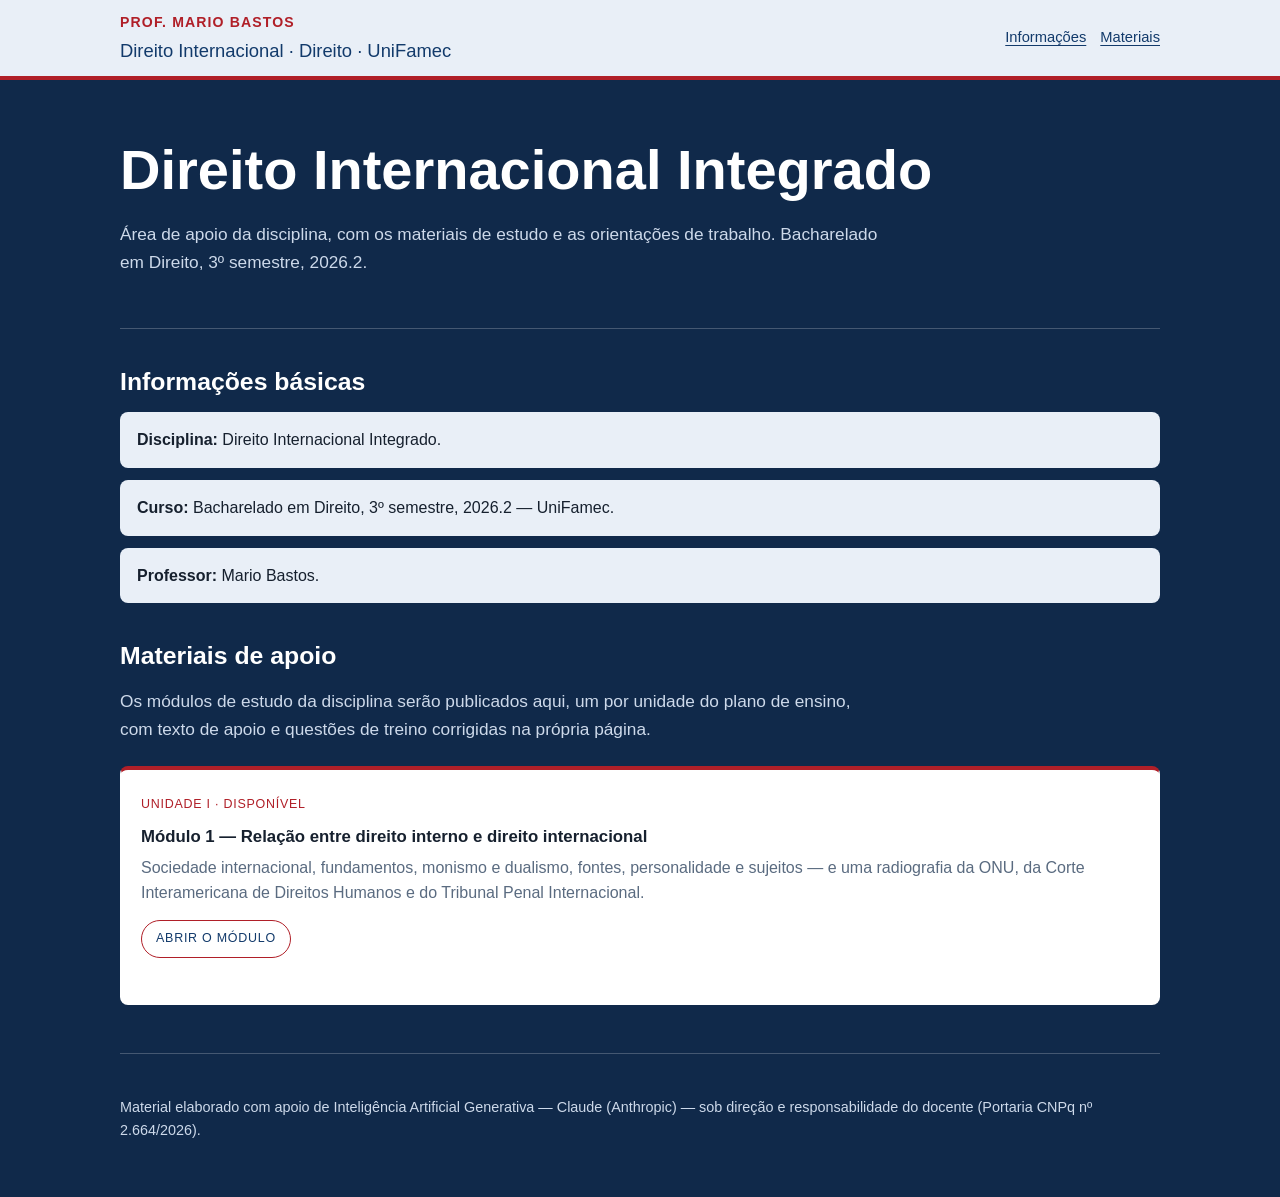
<file: docs/index.html>
<!doctype html>
<html lang="pt-BR">
<head>
  <meta charset="utf-8">
  <meta name="viewport" content="width=device-width, initial-scale=1">
  <title>Direito Internacional Integrado | Prof. Mario Bastos</title>
  <meta name="description" content="Área de apoio da disciplina Direito Internacional Integrado, do Bacharelado em Direito da UniFamec. Materiais de estudo e orientações da disciplina.">
  <link rel="stylesheet" href="assets/style.css?v=4">
</head>
<body>
  <header class="site-header">
    <div class="header-inner">
      <div class="brand">
        <strong>Prof. Mario Bastos</strong>
        <span>Direito Internacional · Direito · UniFamec</span>
      </div>
      <nav aria-label="Navegação principal">
        <a href="#informacoes">Informações</a>
        <a href="#materiais">Materiais</a>
      </nav>
    </div>
  </header>

  <main>
    <section class="hero">
      <h1>Direito Internacional Integrado</h1>
      <p>Área de apoio da disciplina, com os materiais de estudo e as orientações de trabalho. Bacharelado em Direito, 3º semestre, 2026.2.</p>
    </section>

    <section id="informacoes">
      <h2>Informações básicas</h2>
      <ul class="info-list">
        <li><strong>Disciplina:</strong> Direito Internacional Integrado.</li>
        <li><strong>Curso:</strong> Bacharelado em Direito, 3º semestre, 2026.2 — UniFamec.</li>
        
        <li><strong>Professor:</strong> Mario Bastos.</li>
      </ul>
    </section>

    <section id="materiais">
      <h2>Materiais de apoio</h2>
      <p class="intro">Os módulos de estudo da disciplina serão publicados aqui, um por unidade do plano de ensino, com texto de apoio e questões de treino corrigidas na própria página.</p>
      <div class="grid">
        <article class="card">
          <span class="tag">Unidade I · disponível</span>
          <h3>Módulo 1 — Relação entre direito interno e direito internacional</h3>
          <p>Sociedade internacional, fundamentos, monismo e dualismo, fontes, personalidade e sujeitos — e uma radiografia da ONU, da Corte Interamericana de Direitos Humanos e do Tribunal Penal Internacional.</p>
          <p class="deck-cta"><a class="tag" href="modulo-1.html">Abrir o módulo</a></p>
        </article>
      </div>
    </section>
  </main>

  <footer class="site-footer">
    <p>Material elaborado com apoio de Inteligência Artificial Generativa — Claude (Anthropic) — sob direção e responsabilidade do docente (Portaria CNPq nº 2.664/2026).</p>
  </footer>
</body>
</html>
</file>
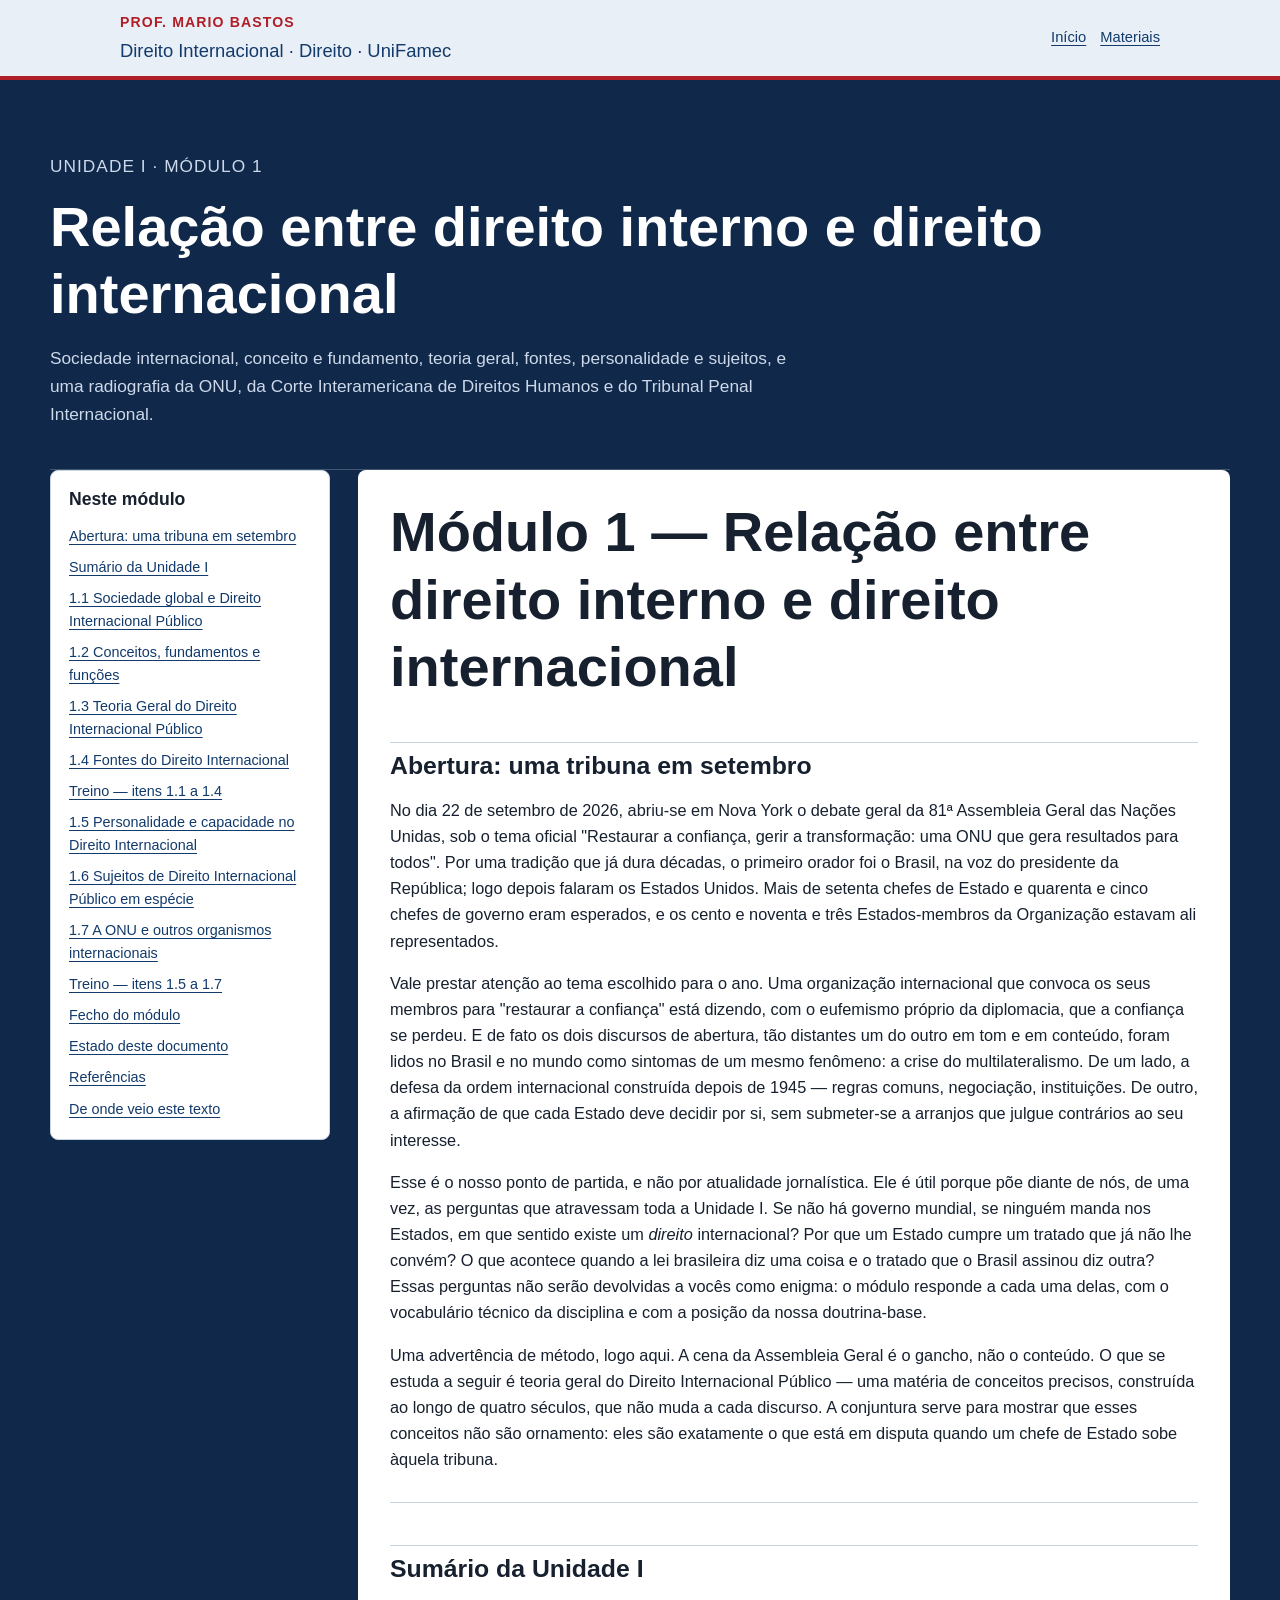
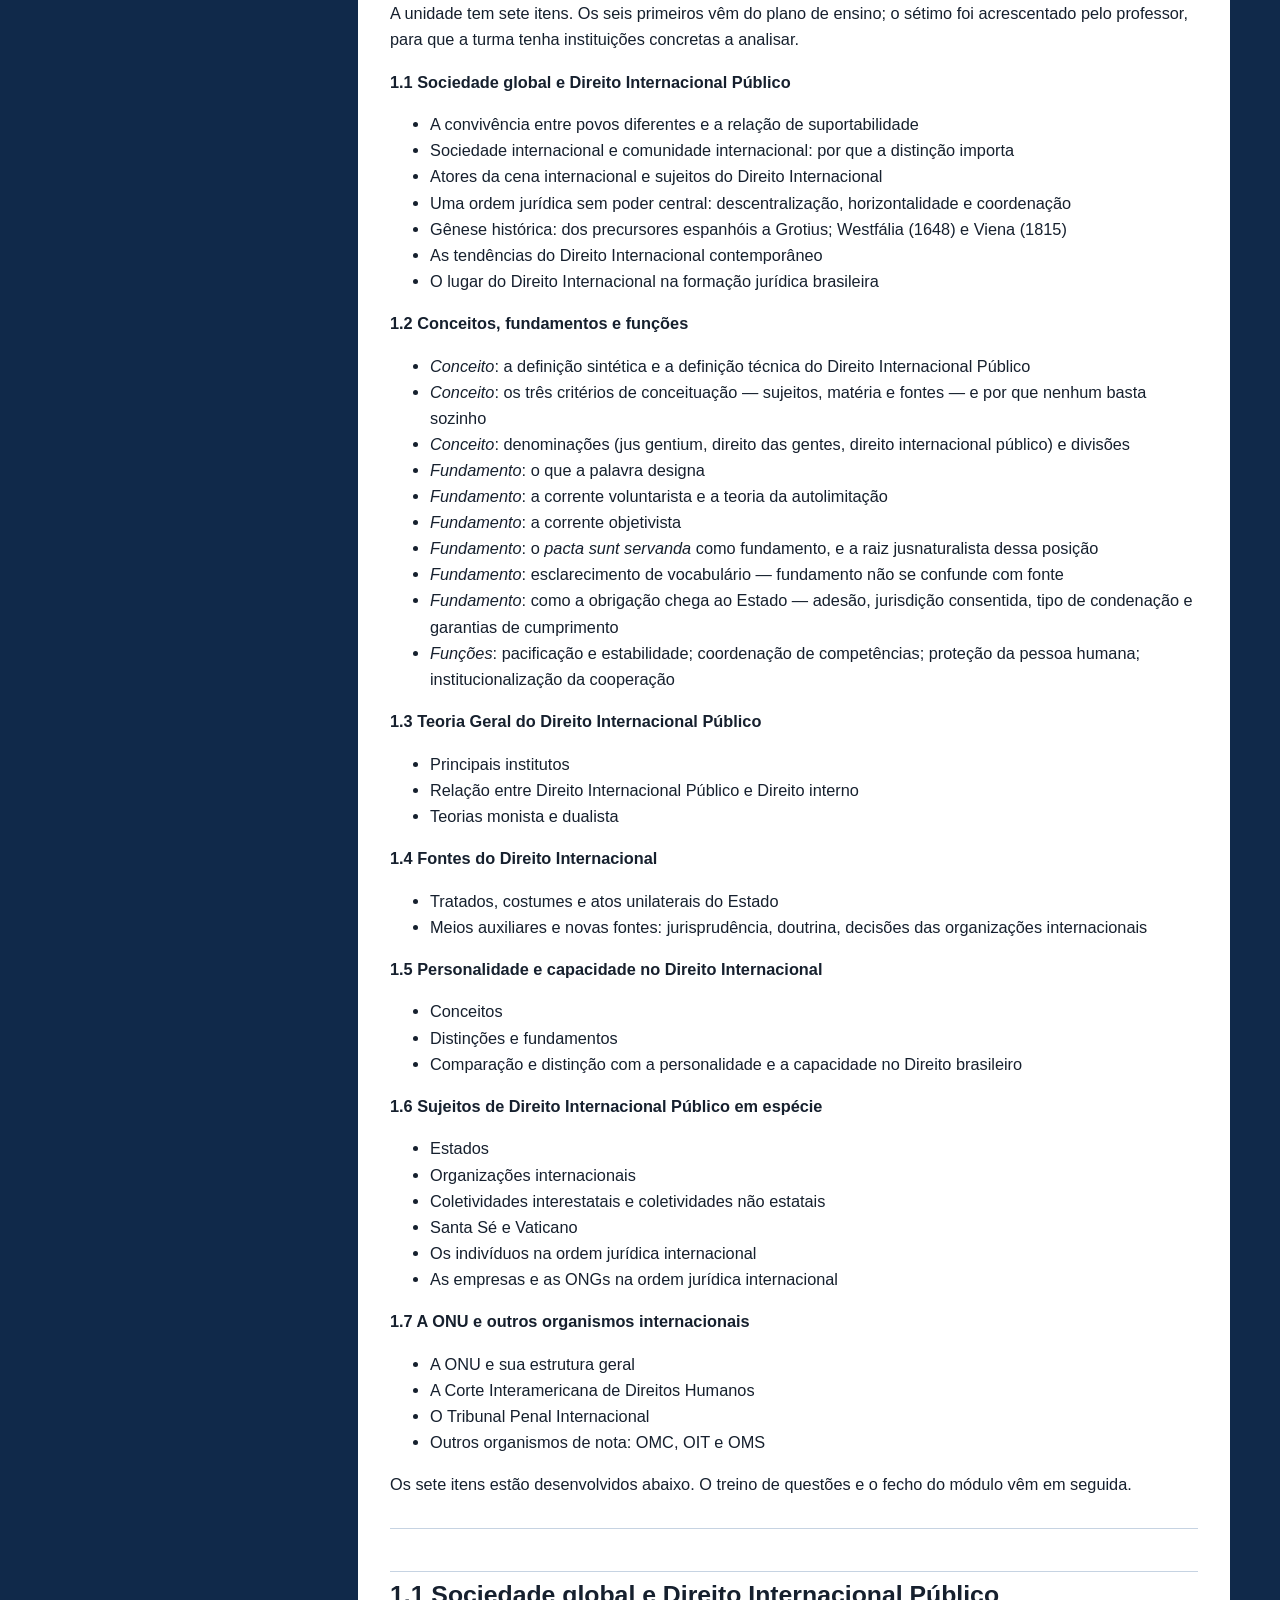
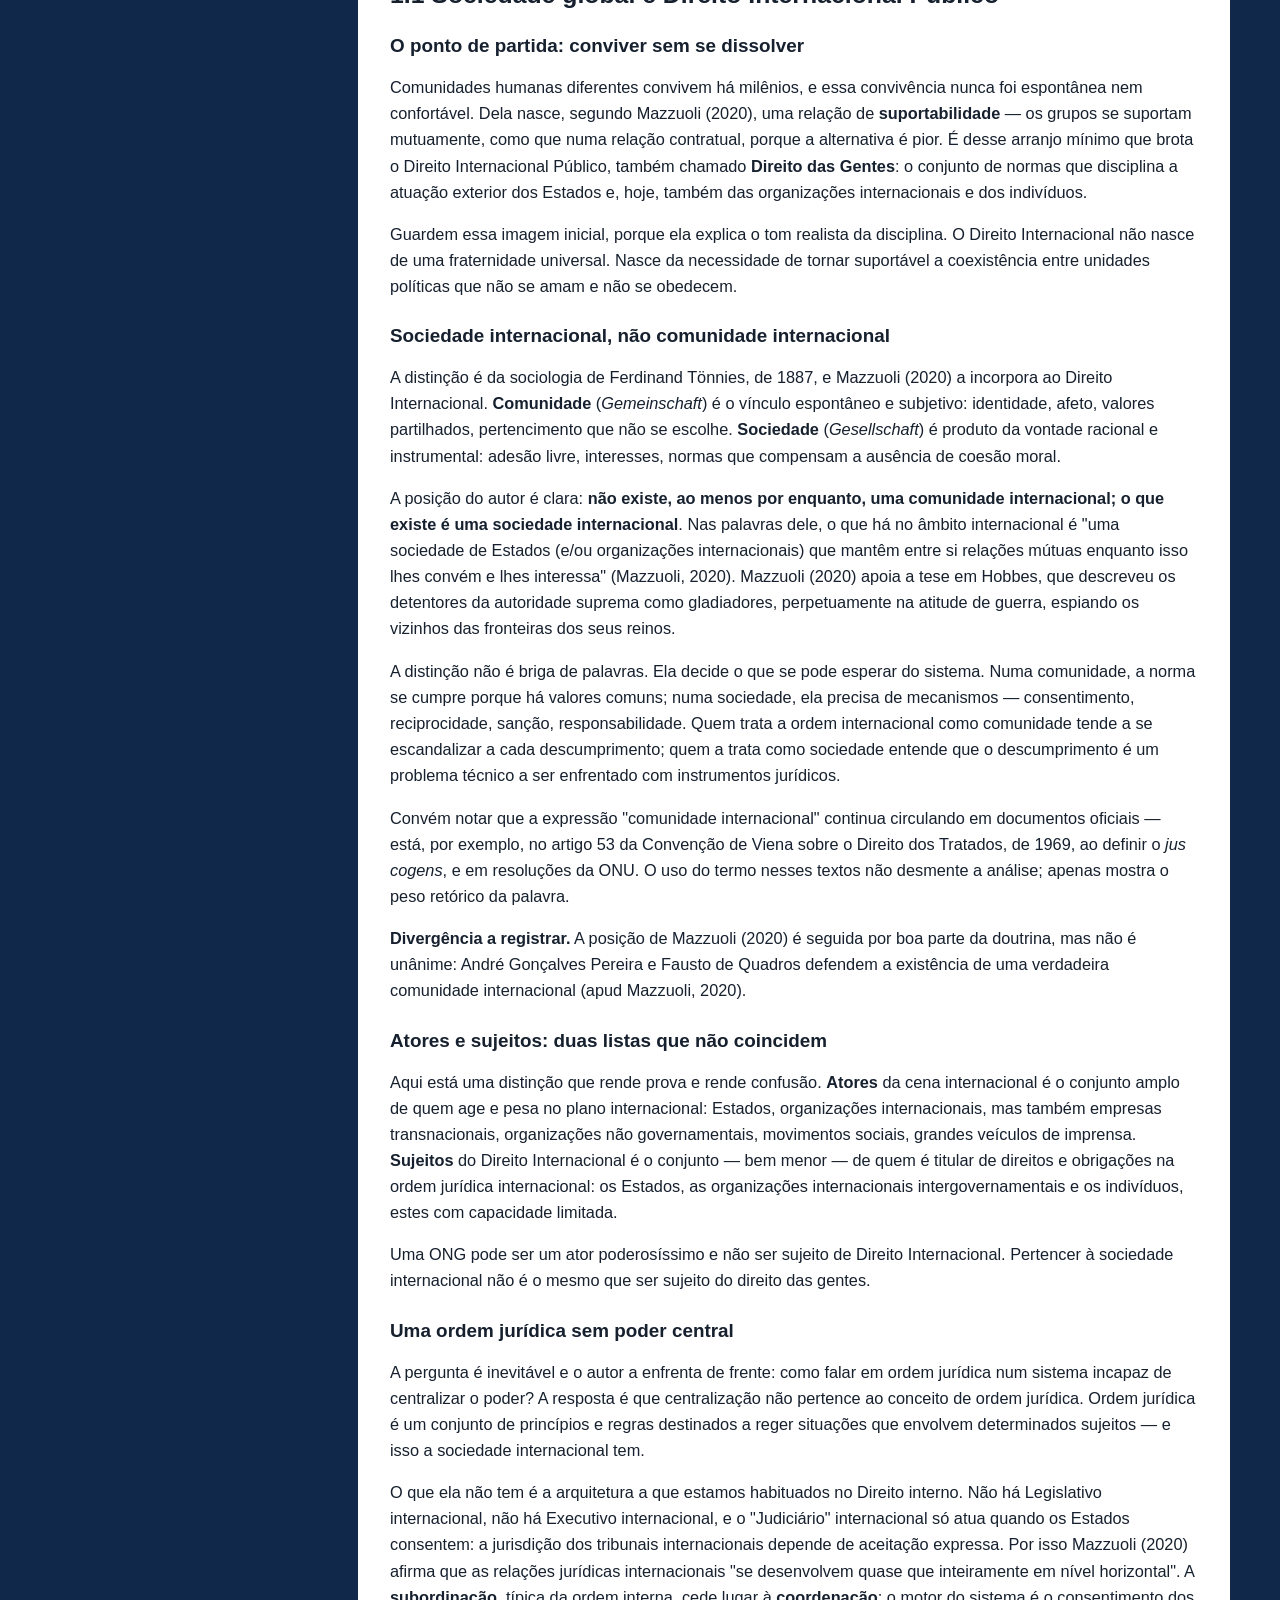
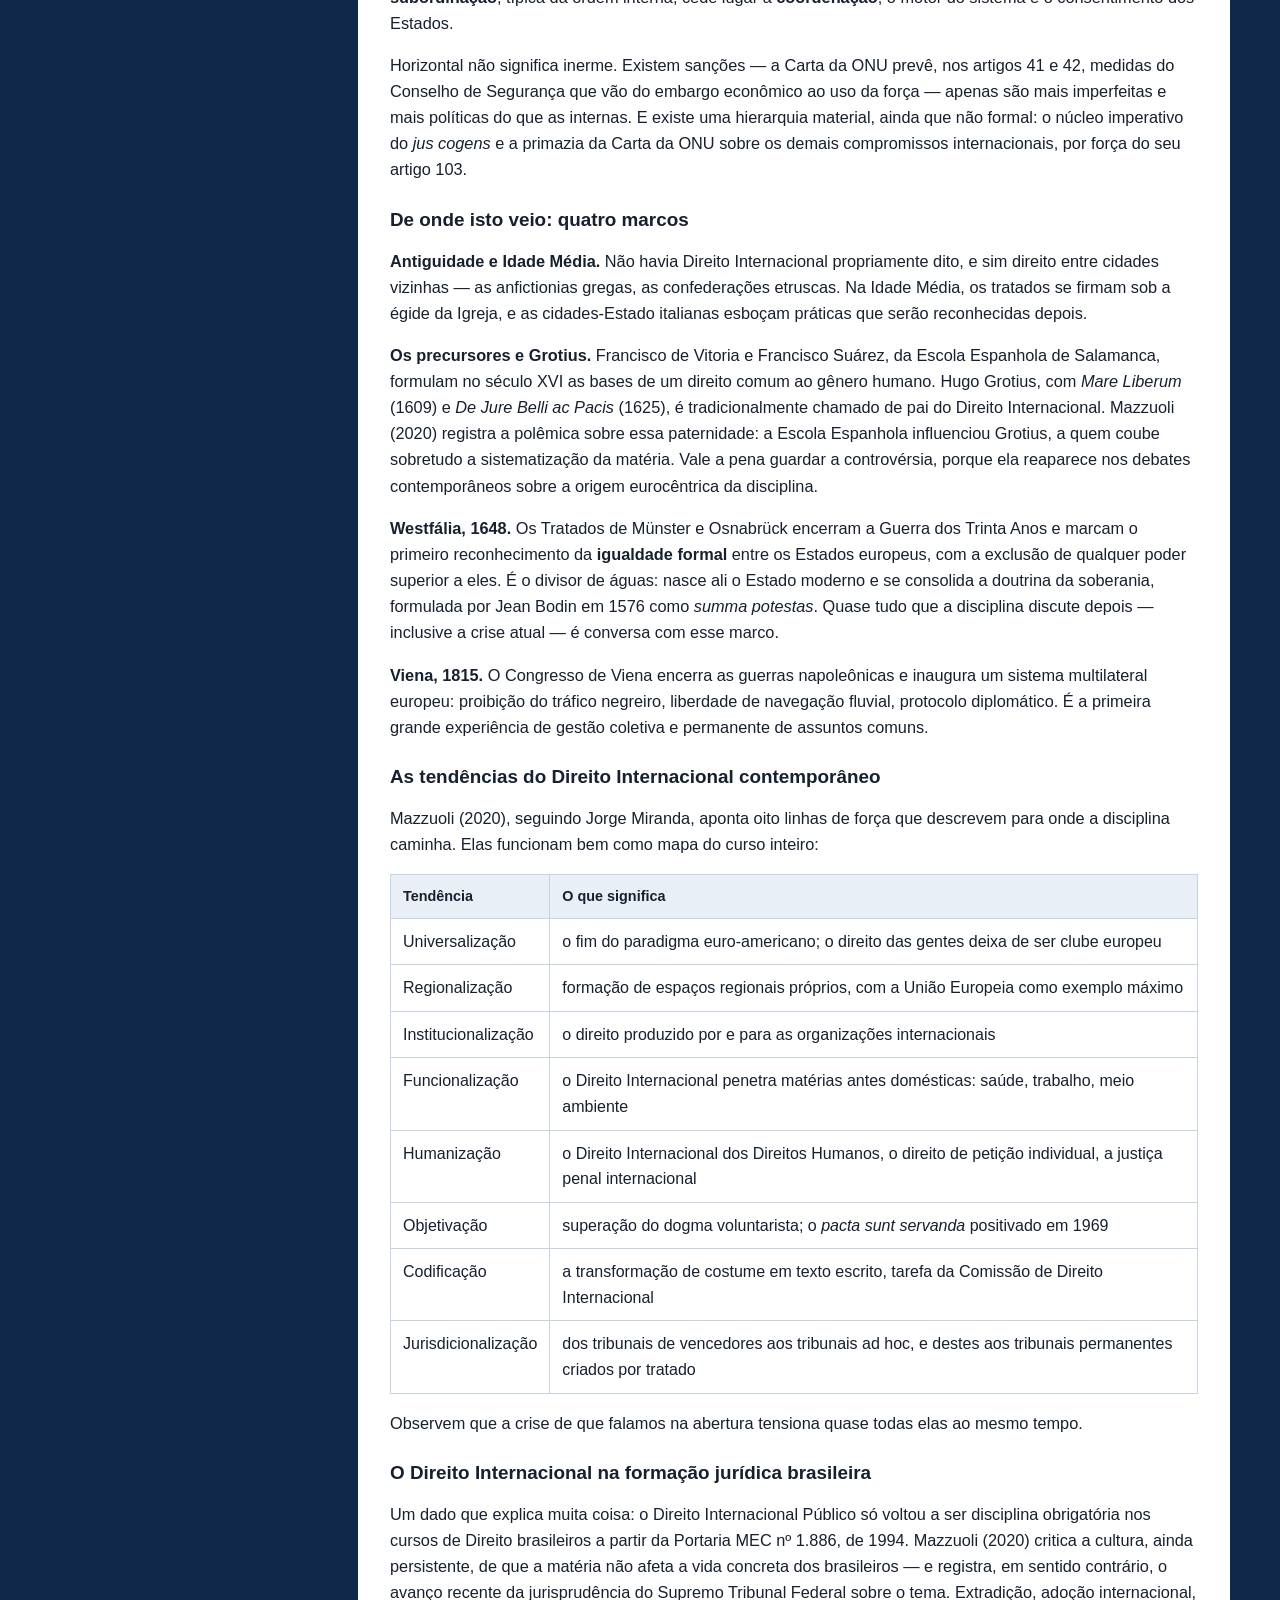
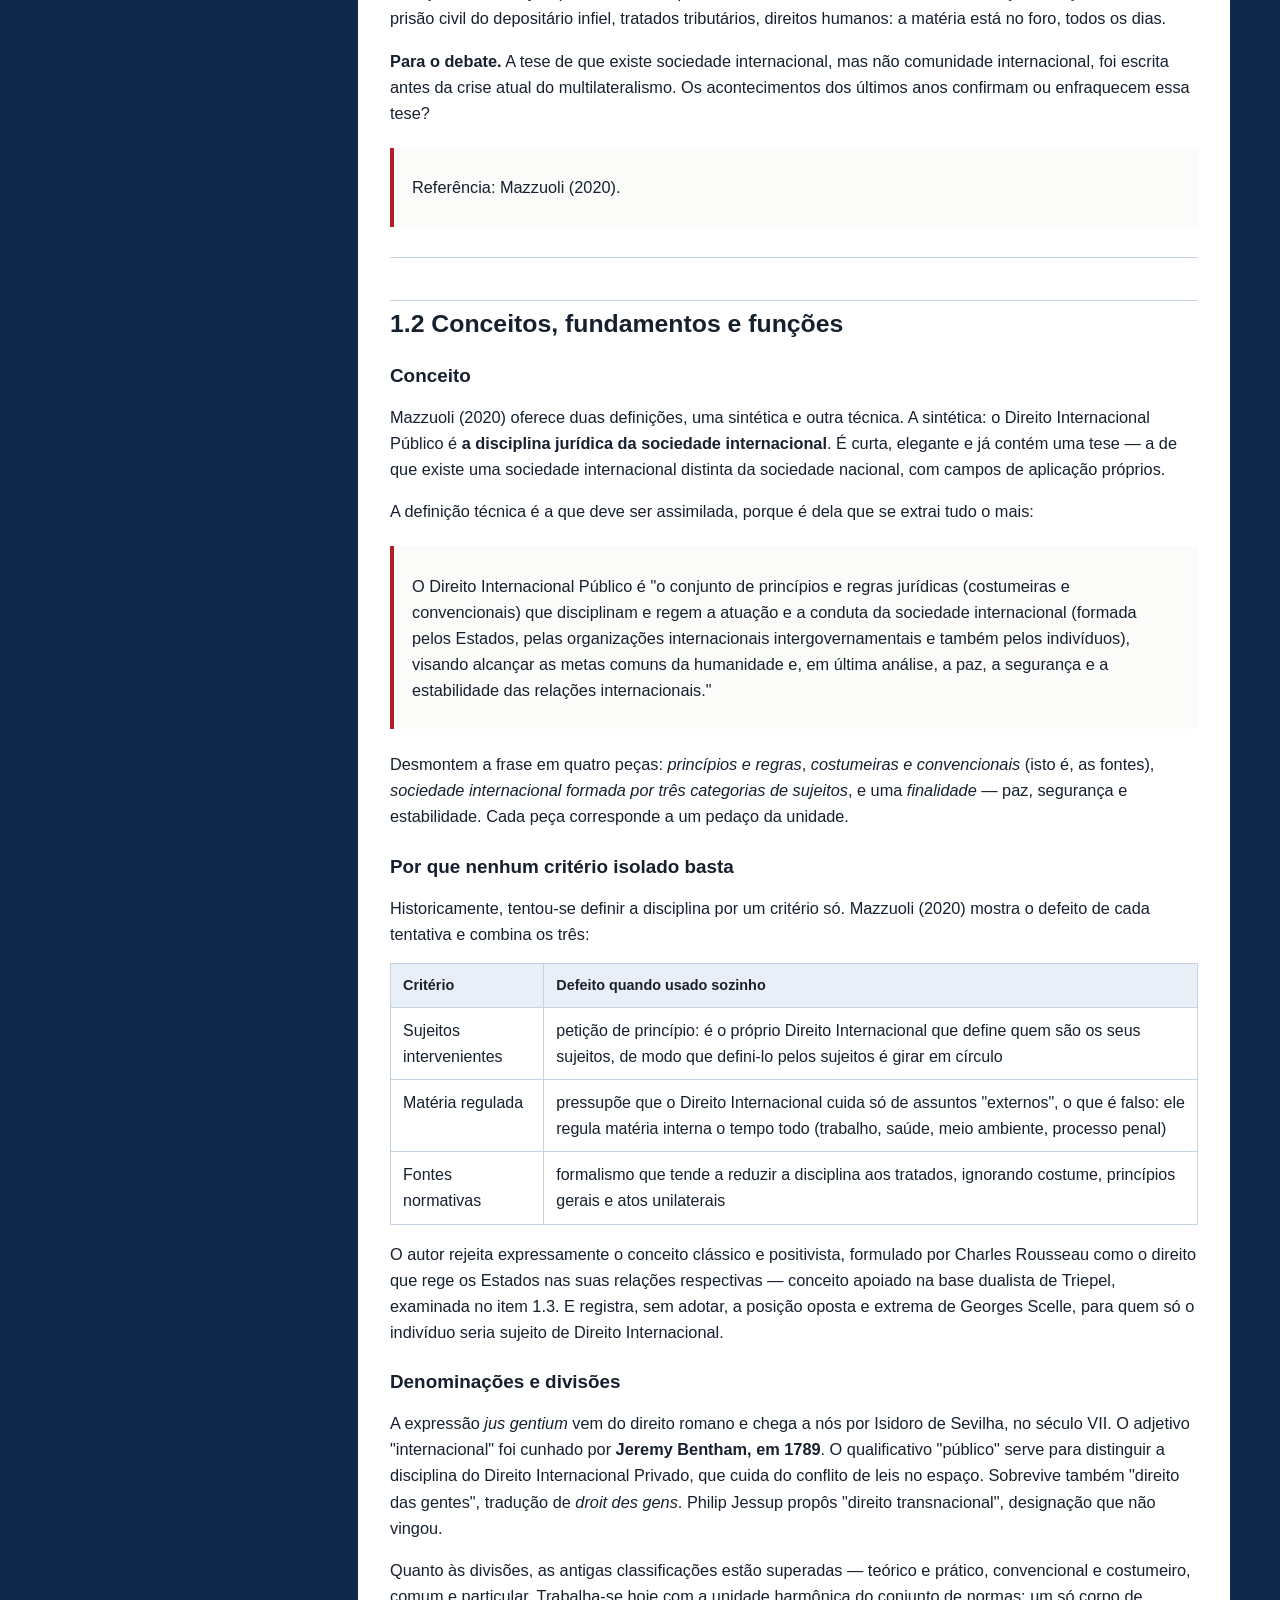
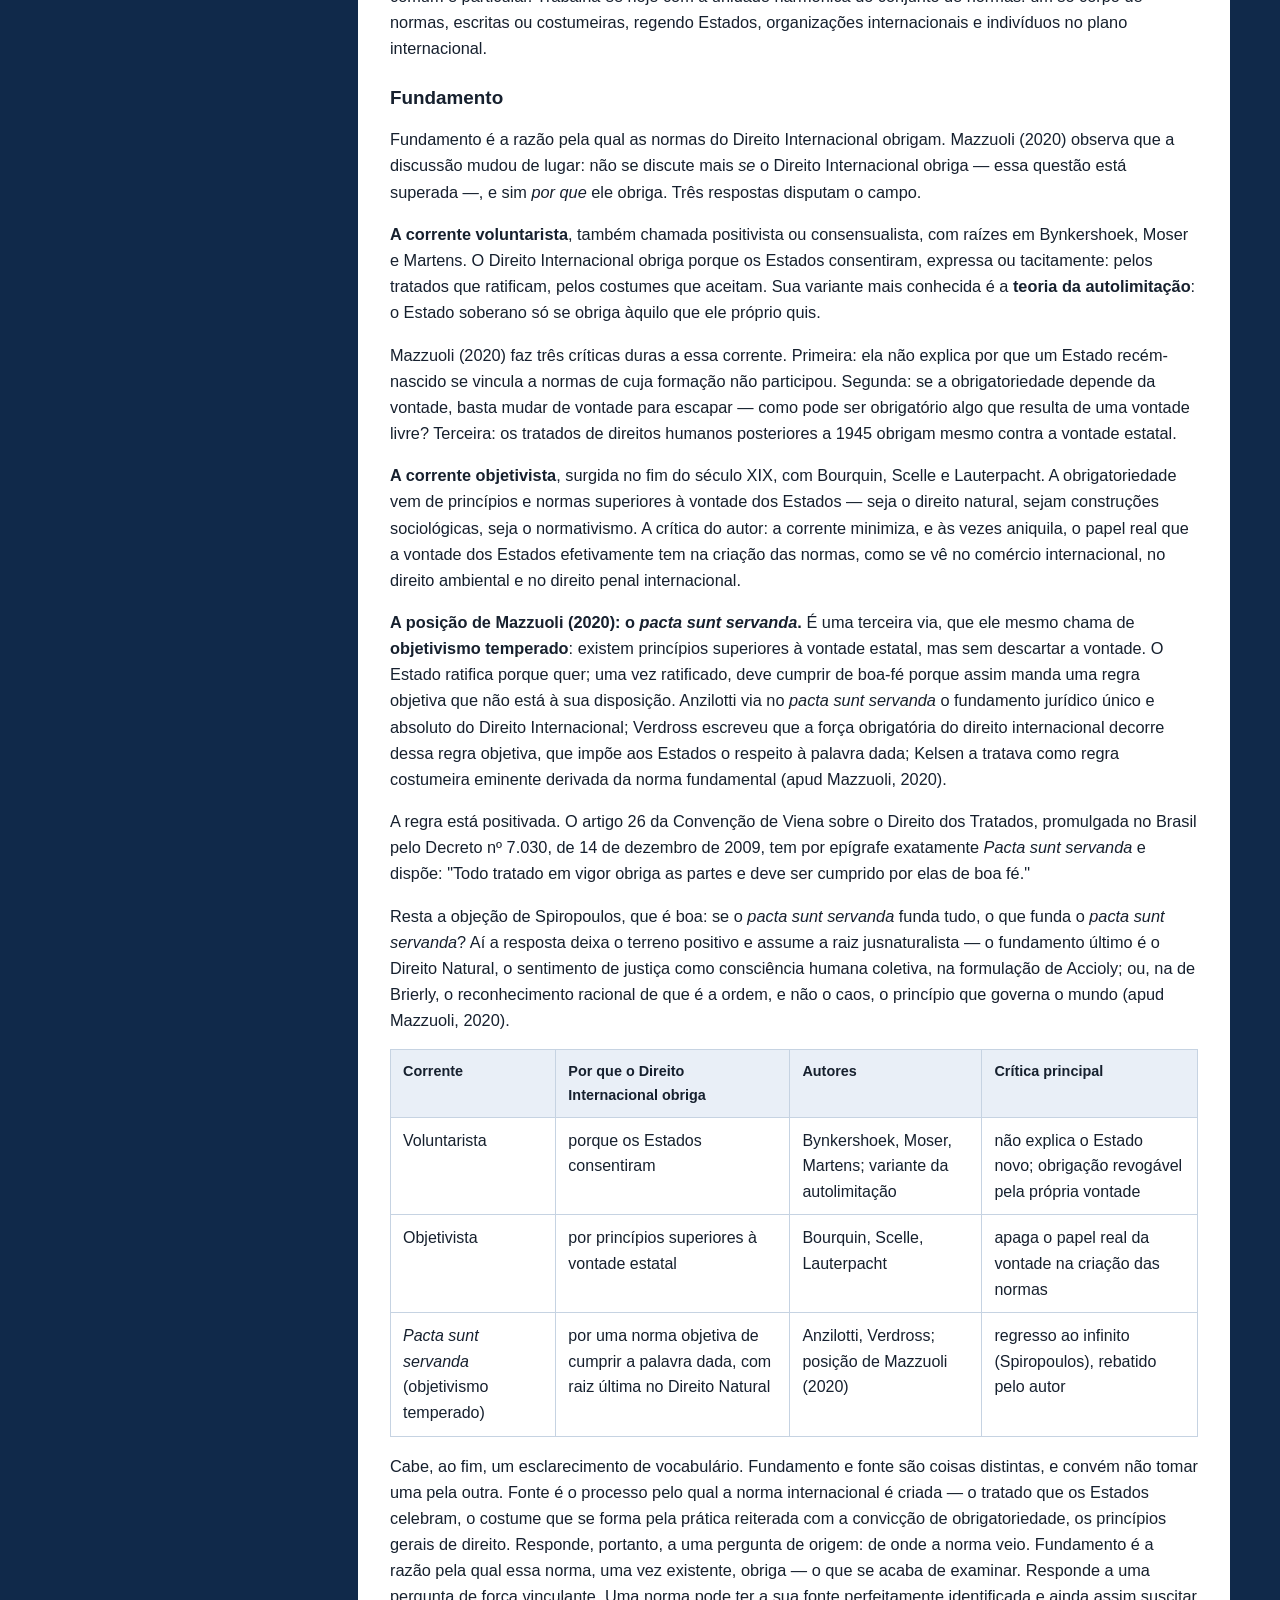
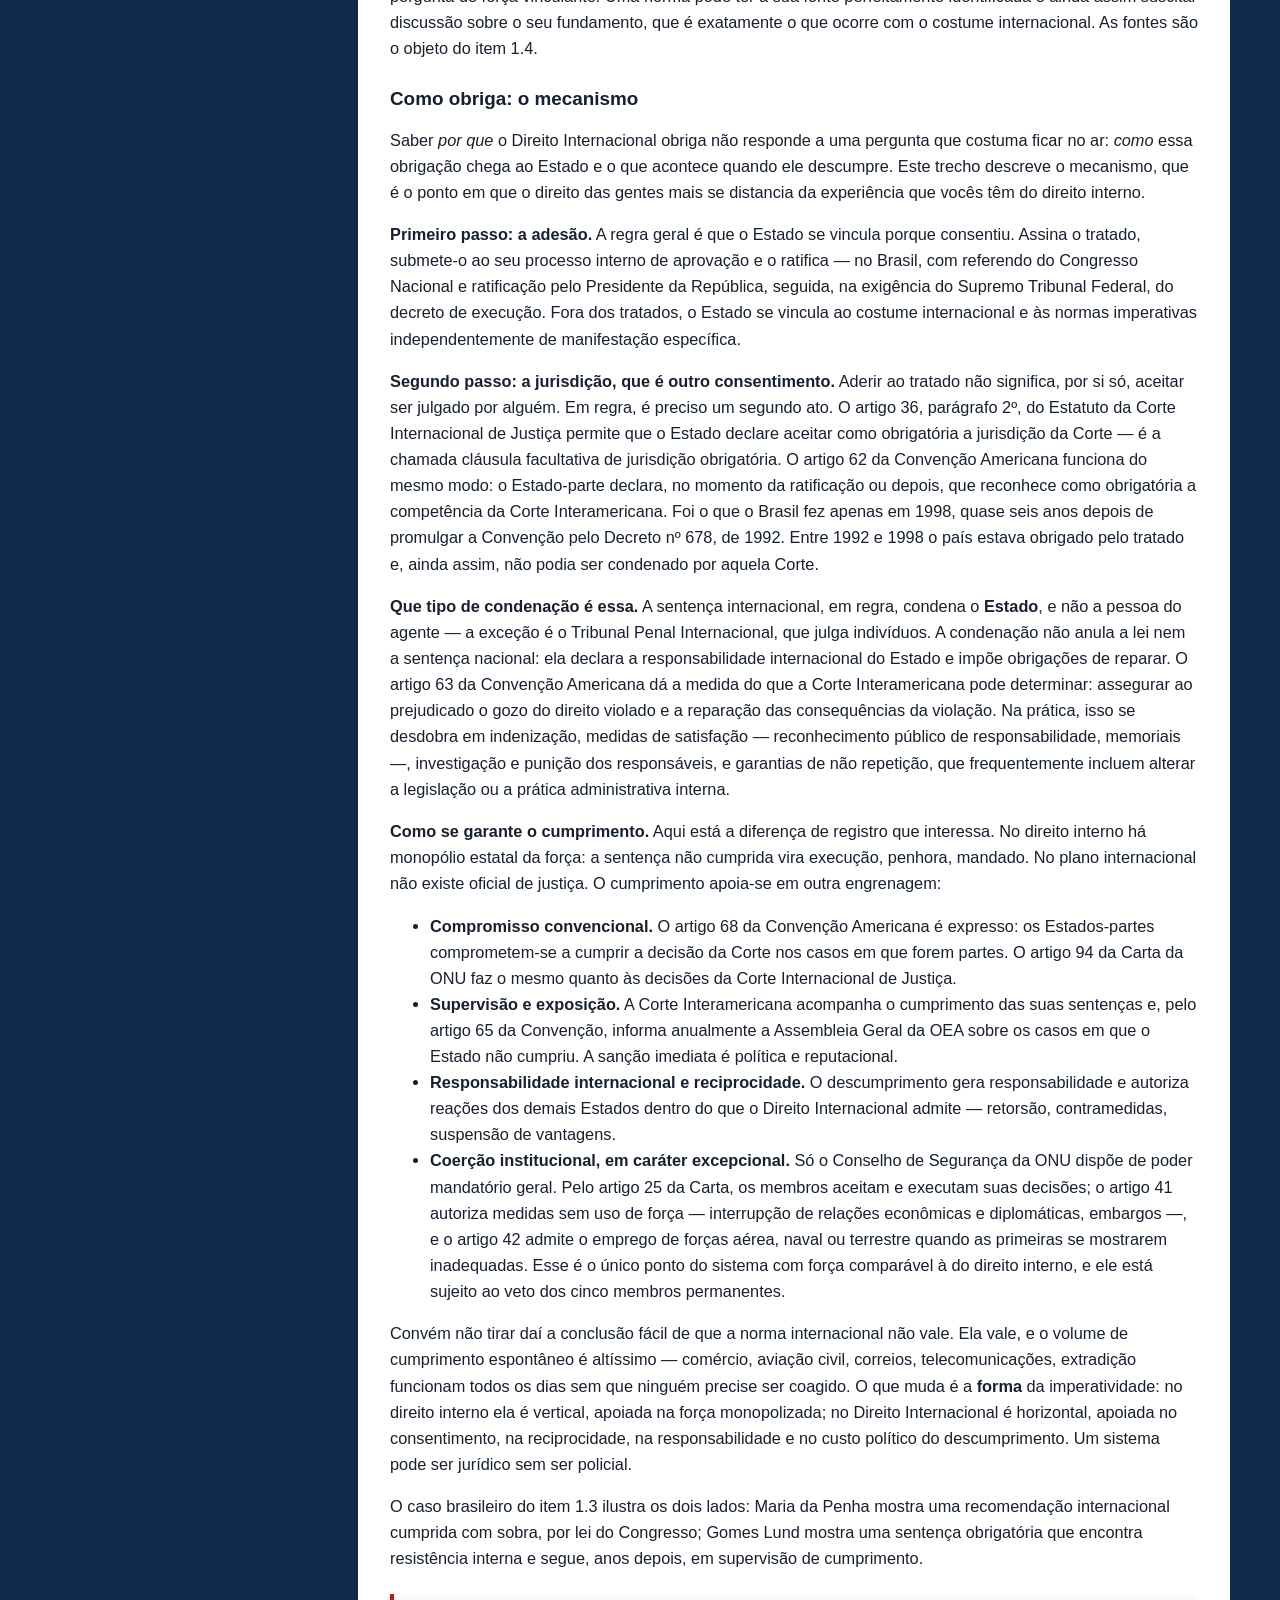
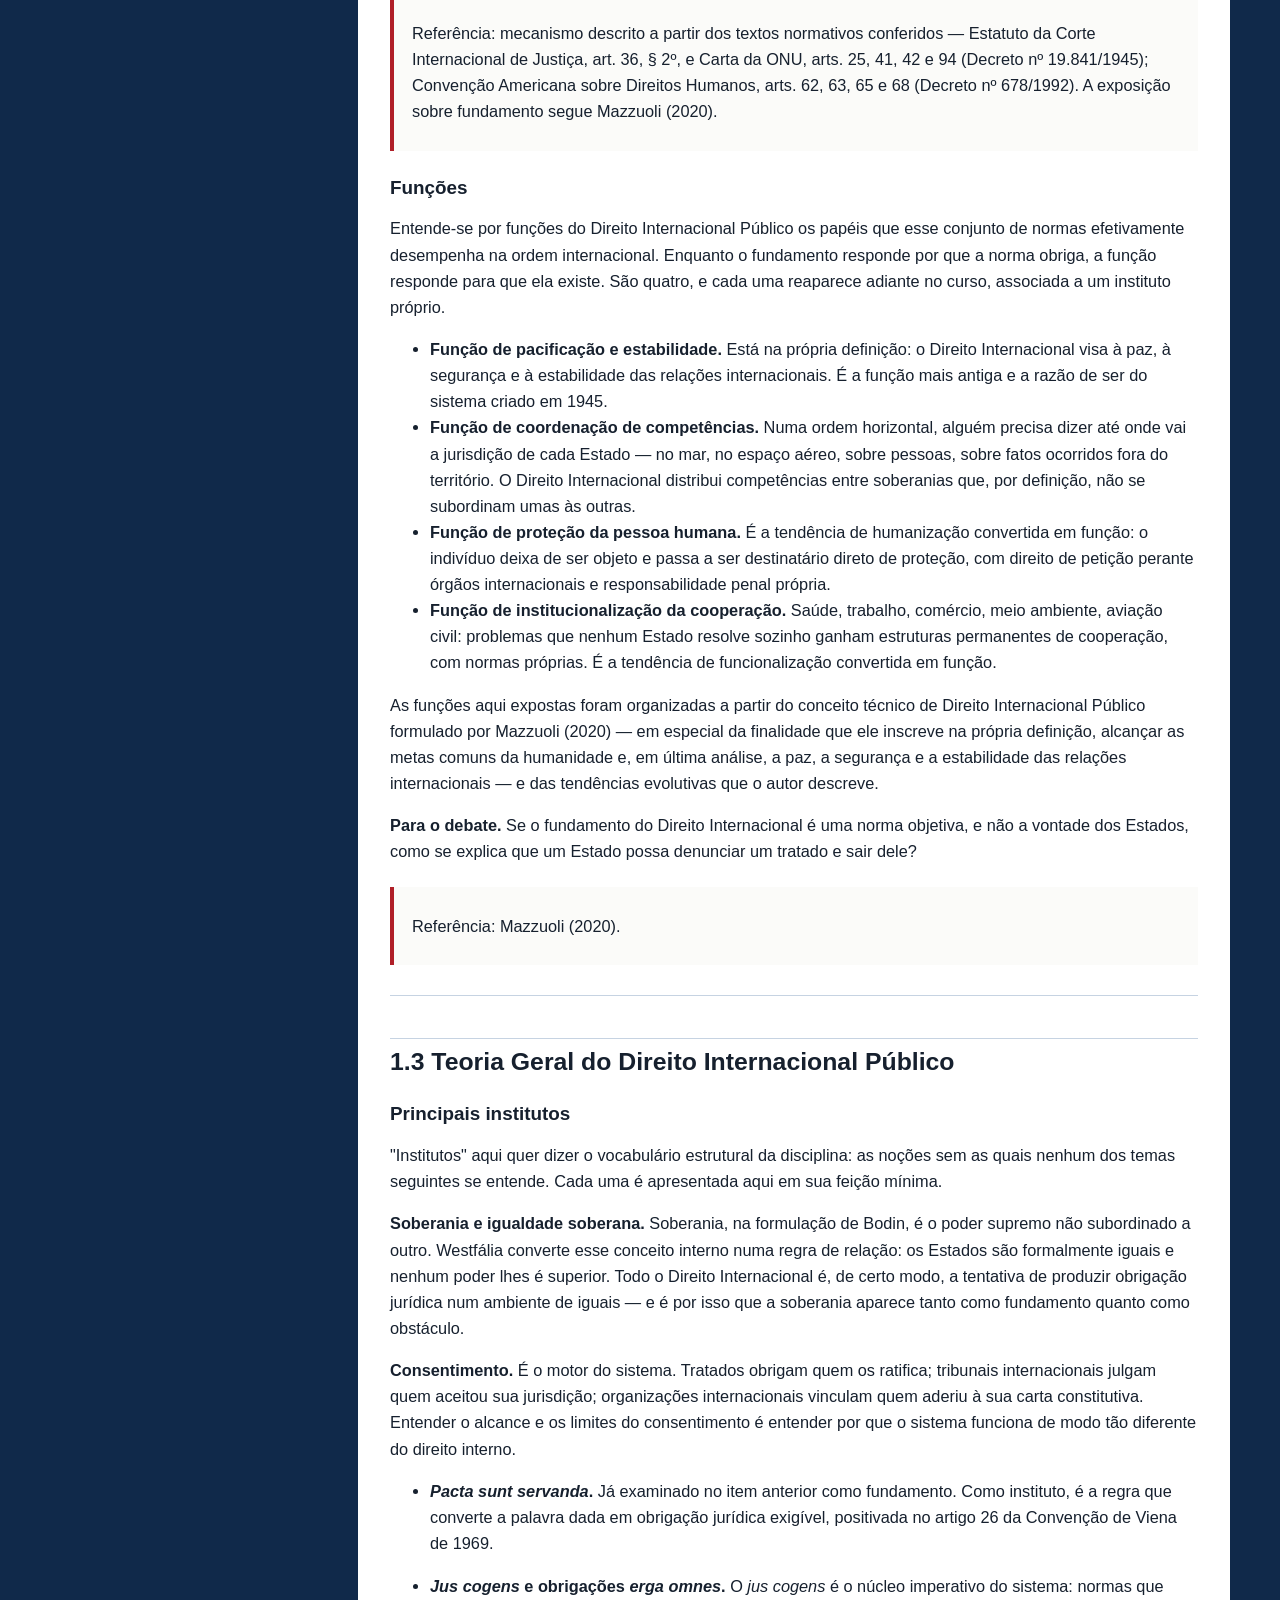
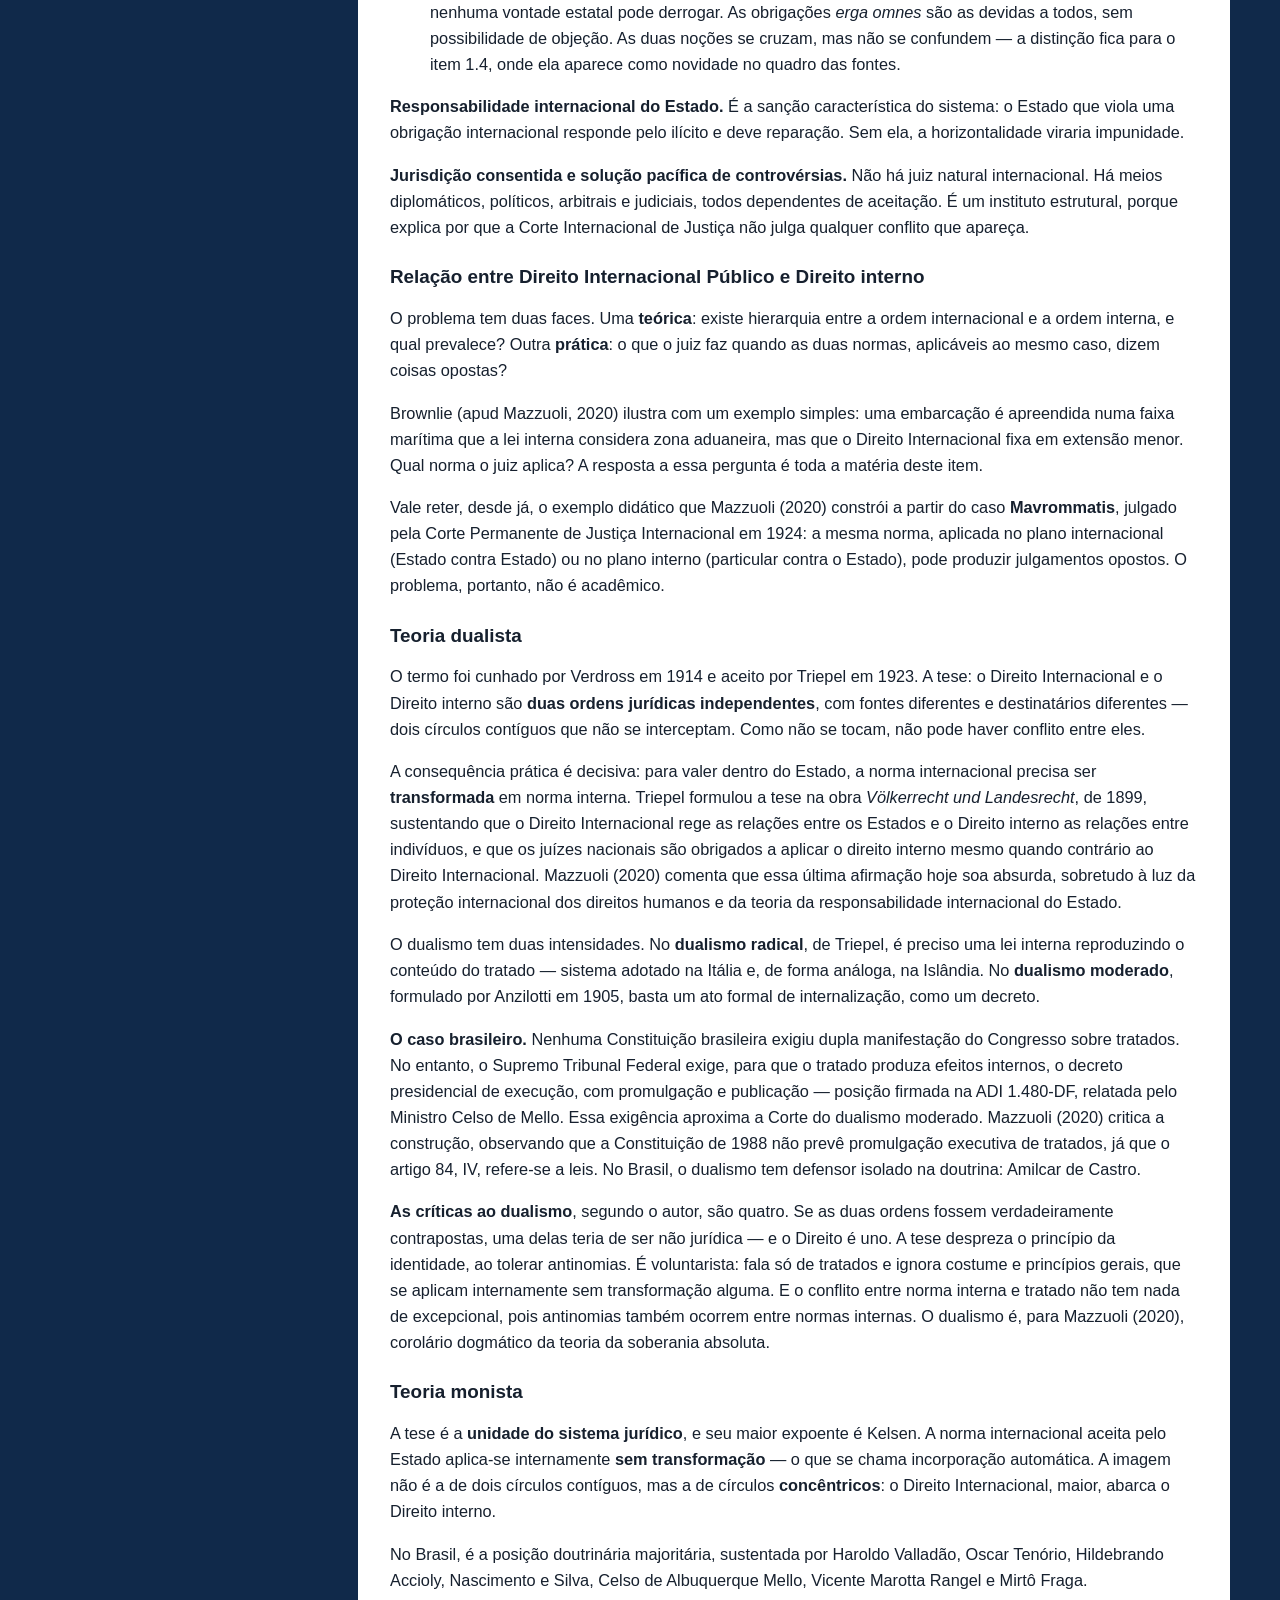
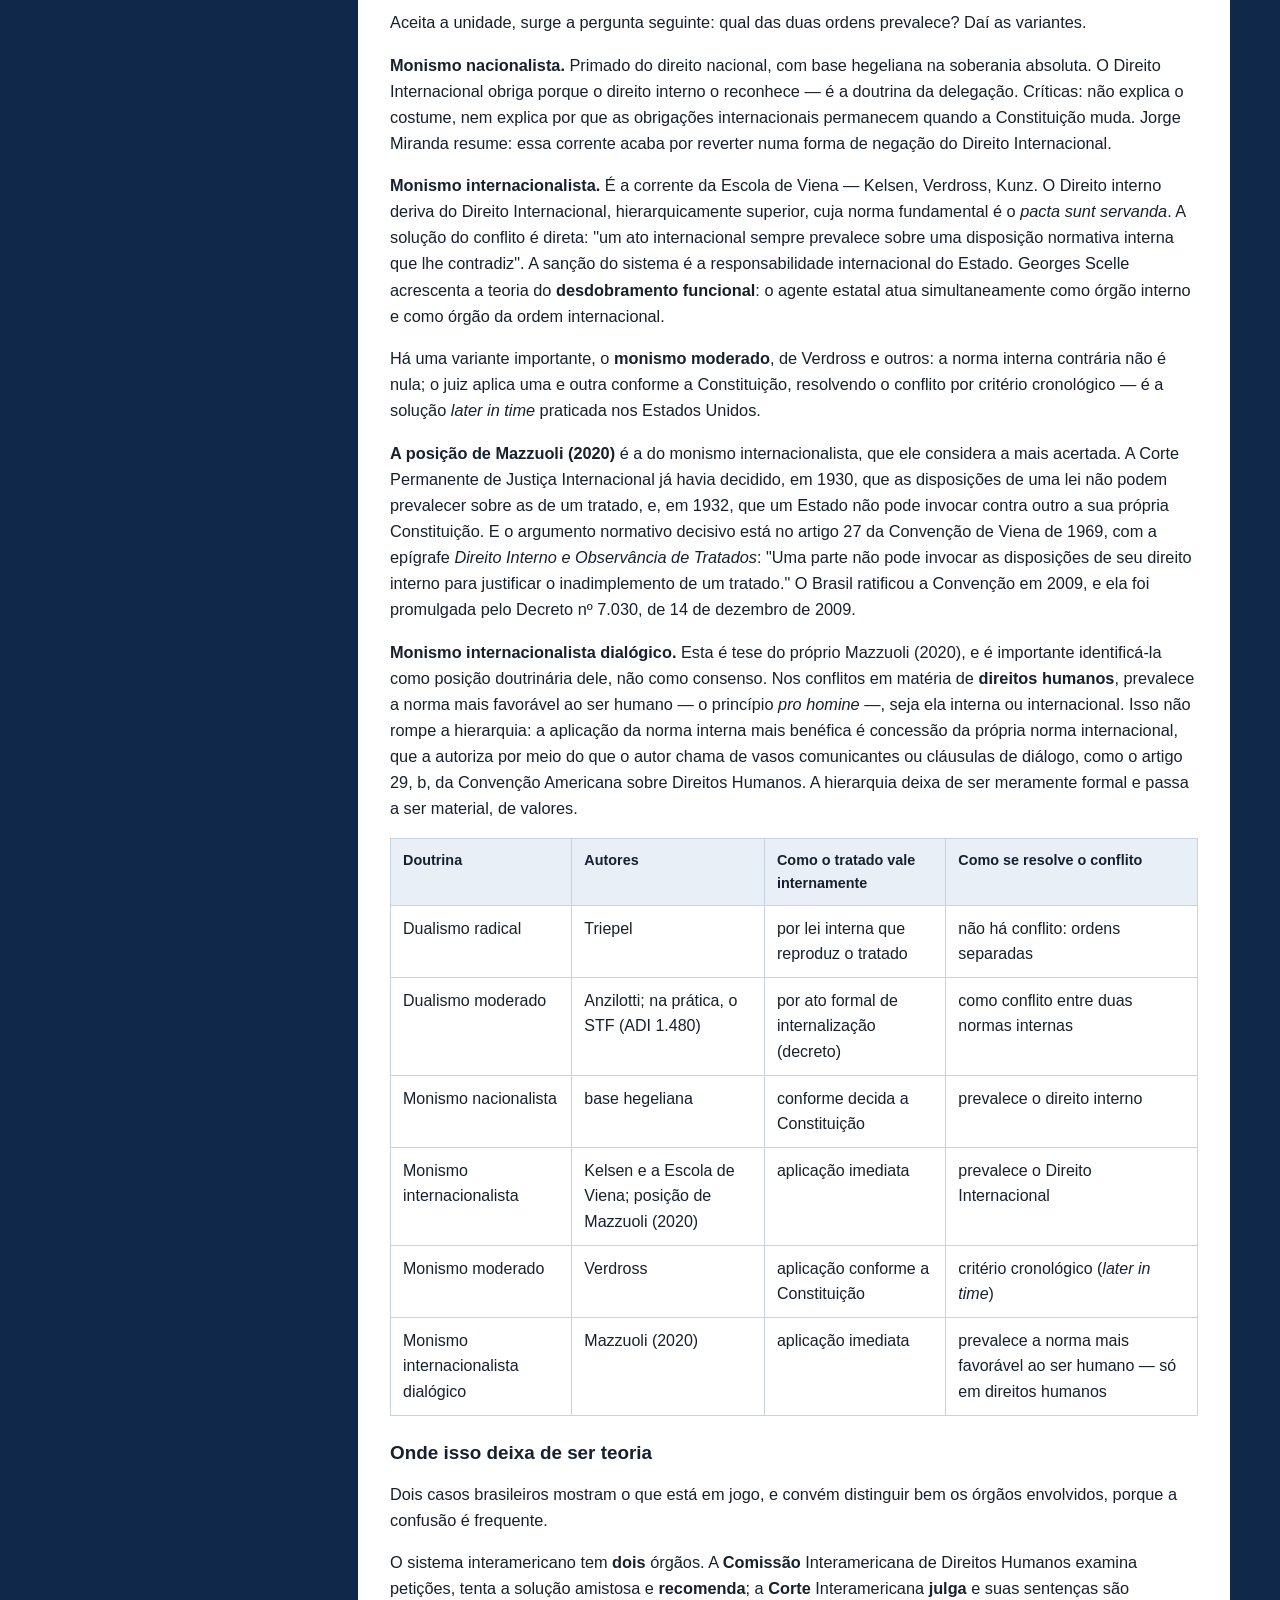
<file: docs/modulo-1.html>
<!doctype html>
<html lang="pt-BR">
<head>
<meta charset="utf-8">
<meta name="viewport" content="width=device-width, initial-scale=1">
<title>Módulo 1 — Unidade I | Direito Internacional Integrado</title>
<meta name="description" content="Módulo de estudo da Unidade I: relação entre direito interno e direito internacional.">
<link rel="stylesheet" href="assets/style.css?v=4">
</head>
<body>
<header class="site-header">
  <div class="header-inner">
    <div class="brand"><strong>Prof. Mario Bastos</strong><span>Direito Internacional · Direito · UniFamec</span></div>
    <nav aria-label="Navegação principal"><a href="index.html">Início</a><a href="index.html#materiais">Materiais</a></nav>
  </div>
</header>

<main class="module-page">
  <section class="hero compact-hero">
    <p class="tag">Unidade I · Módulo 1</p>
    <h1>Relação entre direito interno e direito internacional</h1>
    <p>Sociedade internacional, conceito e fundamento, teoria geral, fontes, personalidade e sujeitos, e uma radiografia da ONU, da Corte Interamericana de Direitos Humanos e do Tribunal Penal Internacional.</p>
  </section>

  <div class="module-layout">
    <aside class="toc-card">
      <h2>Neste módulo</h2>
      <div class="toc-links"><a href="#abertura-uma-tribuna-em-setembro">Abertura: uma tribuna em setembro</a>
<a href="#sumario-da-unidade-i">Sumário da Unidade I</a>
<a href="#1-1-sociedade-global-e-direito-internacional-publico">1.1 Sociedade global e Direito Internacional Público</a>
<a href="#1-2-conceitos-fundamentos-e-funcoes">1.2 Conceitos, fundamentos e funções</a>
<a href="#1-3-teoria-geral-do-direito-internacional-publico">1.3 Teoria Geral do Direito Internacional Público</a>
<a href="#1-4-fontes-do-direito-internacional">1.4 Fontes do Direito Internacional</a>
<a href="#treino-itens-1-1-a-1-4">Treino — itens 1.1 a 1.4</a>
<a href="#1-5-personalidade-e-capacidade-no-direito-internacional">1.5 Personalidade e capacidade no Direito Internacional</a>
<a href="#1-6-sujeitos-de-direito-internacional-publico-em-especie">1.6 Sujeitos de Direito Internacional Público em espécie</a>
<a href="#1-7-a-onu-e-outros-organismos-internacionais">1.7 A ONU e outros organismos internacionais</a>
<a href="#treino-itens-1-5-a-1-7">Treino — itens 1.5 a 1.7</a>
<a href="#fecho-do-modulo">Fecho do módulo</a>
<a href="#estado-deste-documento">Estado deste documento</a>
<a href="#referencias">Referências</a>
<a href="#de-onde-veio-este-texto">De onde veio este texto</a></div>
    </aside>
    <div class="module-content">
<h1>Módulo 1 — Relação entre direito interno e direito internacional</h1>
<h2 id="abertura-uma-tribuna-em-setembro">Abertura: uma tribuna em setembro</h2>
<p>No dia 22 de setembro de 2026, abriu-se em Nova York o debate geral da 81ª Assembleia Geral das Nações Unidas, sob o tema oficial "Restaurar a confiança, gerir a transformação: uma ONU que gera resultados para todos". Por uma tradição que já dura décadas, o primeiro orador foi o Brasil, na voz do presidente da República; logo depois falaram os Estados Unidos. Mais de setenta chefes de Estado e quarenta e cinco chefes de governo eram esperados, e os cento e noventa e três Estados-membros da Organização estavam ali representados.</p>
<p>Vale prestar atenção ao tema escolhido para o ano. Uma organização internacional que convoca os seus membros para "restaurar a confiança" está dizendo, com o eufemismo próprio da diplomacia, que a confiança se perdeu. E de fato os dois discursos de abertura, tão distantes um do outro em tom e em conteúdo, foram lidos no Brasil e no mundo como sintomas de um mesmo fenômeno: a crise do multilateralismo. De um lado, a defesa da ordem internacional construída depois de 1945 — regras comuns, negociação, instituições. De outro, a afirmação de que cada Estado deve decidir por si, sem submeter-se a arranjos que julgue contrários ao seu interesse.</p>
<p>Esse é o nosso ponto de partida, e não por atualidade jornalística. Ele é útil porque põe diante de nós, de uma vez, as perguntas que atravessam toda a Unidade I. Se não há governo mundial, se ninguém manda nos Estados, em que sentido existe um <em>direito</em> internacional? Por que um Estado cumpre um tratado que já não lhe convém? O que acontece quando a lei brasileira diz uma coisa e o tratado que o Brasil assinou diz outra? Essas perguntas não serão devolvidas a vocês como enigma: o módulo responde a cada uma delas, com o vocabulário técnico da disciplina e com a posição da nossa doutrina-base.</p>
<p>Uma advertência de método, logo aqui. A cena da Assembleia Geral é o gancho, não o conteúdo. O que se estuda a seguir é teoria geral do Direito Internacional Público — uma matéria de conceitos precisos, construída ao longo de quatro séculos, que não muda a cada discurso. A conjuntura serve para mostrar que esses conceitos não são ornamento: eles são exatamente o que está em disputa quando um chefe de Estado sobe àquela tribuna.</p>
<hr />
<h2 id="sumario-da-unidade-i">Sumário da Unidade I</h2>
<p>A unidade tem sete itens. Os seis primeiros vêm do plano de ensino; o sétimo foi acrescentado pelo professor, para que a turma tenha instituições concretas a analisar.</p>
<p><strong>1.1 Sociedade global e Direito Internacional Público</strong></p>
<ul>
<li>A convivência entre povos diferentes e a relação de suportabilidade</li>
<li>Sociedade internacional e comunidade internacional: por que a distinção importa</li>
<li>Atores da cena internacional e sujeitos do Direito Internacional</li>
<li>Uma ordem jurídica sem poder central: descentralização, horizontalidade e coordenação</li>
<li>Gênese histórica: dos precursores espanhóis a Grotius; Westfália (1648) e Viena (1815)</li>
<li>As tendências do Direito Internacional contemporâneo</li>
<li>O lugar do Direito Internacional na formação jurídica brasileira</li>
</ul>
<p><strong>1.2 Conceitos, fundamentos e funções</strong></p>
<ul>
<li><em>Conceito</em>: a definição sintética e a definição técnica do Direito Internacional Público</li>
<li><em>Conceito</em>: os três critérios de conceituação — sujeitos, matéria e fontes — e por que nenhum basta sozinho</li>
<li><em>Conceito</em>: denominações (jus gentium, direito das gentes, direito internacional público) e divisões</li>
<li><em>Fundamento</em>: o que a palavra designa</li>
<li><em>Fundamento</em>: a corrente voluntarista e a teoria da autolimitação</li>
<li><em>Fundamento</em>: a corrente objetivista</li>
<li><em>Fundamento</em>: o <em>pacta sunt servanda</em> como fundamento, e a raiz jusnaturalista dessa posição</li>
<li><em>Fundamento</em>: esclarecimento de vocabulário — fundamento não se confunde com fonte</li>
<li><em>Fundamento</em>: como a obrigação chega ao Estado — adesão, jurisdição consentida, tipo de condenação e garantias de cumprimento</li>
<li><em>Funções</em>: pacificação e estabilidade; coordenação de competências; proteção da pessoa humana; institucionalização da cooperação</li>
</ul>
<p><strong>1.3 Teoria Geral do Direito Internacional Público</strong></p>
<ul>
<li>Principais institutos</li>
<li>Relação entre Direito Internacional Público e Direito interno</li>
<li>Teorias monista e dualista</li>
</ul>
<p><strong>1.4 Fontes do Direito Internacional</strong></p>
<ul>
<li>Tratados, costumes e atos unilaterais do Estado</li>
<li>Meios auxiliares e novas fontes: jurisprudência, doutrina, decisões das organizações internacionais</li>
</ul>
<p><strong>1.5 Personalidade e capacidade no Direito Internacional</strong></p>
<ul>
<li>Conceitos</li>
<li>Distinções e fundamentos</li>
<li>Comparação e distinção com a personalidade e a capacidade no Direito brasileiro</li>
</ul>
<p><strong>1.6 Sujeitos de Direito Internacional Público em espécie</strong></p>
<ul>
<li>Estados</li>
<li>Organizações internacionais</li>
<li>Coletividades interestatais e coletividades não estatais</li>
<li>Santa Sé e Vaticano</li>
<li>Os indivíduos na ordem jurídica internacional</li>
<li>As empresas e as ONGs na ordem jurídica internacional</li>
</ul>
<p><strong>1.7 A ONU e outros organismos internacionais</strong></p>
<ul>
<li>A ONU e sua estrutura geral</li>
<li>A Corte Interamericana de Direitos Humanos</li>
<li>O Tribunal Penal Internacional</li>
<li>Outros organismos de nota: OMC, OIT e OMS</li>
</ul>
<p>Os sete itens estão desenvolvidos abaixo. O treino de questões e o fecho do módulo vêm em seguida.</p>
<hr />
<h2 id="1-1-sociedade-global-e-direito-internacional-publico">1.1 Sociedade global e Direito Internacional Público</h2>
<h3>O ponto de partida: conviver sem se dissolver</h3>
<p>Comunidades humanas diferentes convivem há milênios, e essa convivência nunca foi espontânea nem confortável. Dela nasce, segundo Mazzuoli (2020), uma relação de <strong>suportabilidade</strong> — os grupos se suportam mutuamente, como que numa relação contratual, porque a alternativa é pior. É desse arranjo mínimo que brota o Direito Internacional Público, também chamado <strong>Direito das Gentes</strong>: o conjunto de normas que disciplina a atuação exterior dos Estados e, hoje, também das organizações internacionais e dos indivíduos.</p>
<p>Guardem essa imagem inicial, porque ela explica o tom realista da disciplina. O Direito Internacional não nasce de uma fraternidade universal. Nasce da necessidade de tornar suportável a coexistência entre unidades políticas que não se amam e não se obedecem.</p>
<h3>Sociedade internacional, não comunidade internacional</h3>
<p>A distinção é da sociologia de Ferdinand Tönnies, de 1887, e Mazzuoli (2020) a incorpora ao Direito Internacional. <strong>Comunidade</strong> (<em>Gemeinschaft</em>) é o vínculo espontâneo e subjetivo: identidade, afeto, valores partilhados, pertencimento que não se escolhe. <strong>Sociedade</strong> (<em>Gesellschaft</em>) é produto da vontade racional e instrumental: adesão livre, interesses, normas que compensam a ausência de coesão moral.</p>
<p>A posição do autor é clara: <strong>não existe, ao menos por enquanto, uma comunidade internacional; o que existe é uma sociedade internacional</strong>. Nas palavras dele, o que há no âmbito internacional é "uma sociedade de Estados (e/ou organizações internacionais) que mantêm entre si relações mútuas enquanto isso lhes convém e lhes interessa" (Mazzuoli, 2020). Mazzuoli (2020) apoia a tese em Hobbes, que descreveu os detentores da autoridade suprema como gladiadores, perpetuamente na atitude de guerra, espiando os vizinhos das fronteiras dos seus reinos.</p>
<p>A distinção não é briga de palavras. Ela decide o que se pode esperar do sistema. Numa comunidade, a norma se cumpre porque há valores comuns; numa sociedade, ela precisa de mecanismos — consentimento, reciprocidade, sanção, responsabilidade. Quem trata a ordem internacional como comunidade tende a se escandalizar a cada descumprimento; quem a trata como sociedade entende que o descumprimento é um problema técnico a ser enfrentado com instrumentos jurídicos.</p>
<p>Convém notar que a expressão "comunidade internacional" continua circulando em documentos oficiais — está, por exemplo, no artigo 53 da Convenção de Viena sobre o Direito dos Tratados, de 1969, ao definir o <em>jus cogens</em>, e em resoluções da ONU. O uso do termo nesses textos não desmente a análise; apenas mostra o peso retórico da palavra.</p>
<p><strong>Divergência a registrar.</strong> A posição de Mazzuoli (2020) é seguida por boa parte da doutrina, mas não é unânime: André Gonçalves Pereira e Fausto de Quadros defendem a existência de uma verdadeira comunidade internacional (apud Mazzuoli, 2020).</p>
<h3>Atores e sujeitos: duas listas que não coincidem</h3>
<p>Aqui está uma distinção que rende prova e rende confusão. <strong>Atores</strong> da cena internacional é o conjunto amplo de quem age e pesa no plano internacional: Estados, organizações internacionais, mas também empresas transnacionais, organizações não governamentais, movimentos sociais, grandes veículos de imprensa. <strong>Sujeitos</strong> do Direito Internacional é o conjunto — bem menor — de quem é titular de direitos e obrigações na ordem jurídica internacional: os Estados, as organizações internacionais intergovernamentais e os indivíduos, estes com capacidade limitada.</p>
<p>Uma ONG pode ser um ator poderosíssimo e não ser sujeito de Direito Internacional. Pertencer à sociedade internacional não é o mesmo que ser sujeito do direito das gentes.</p>
<h3>Uma ordem jurídica sem poder central</h3>
<p>A pergunta é inevitável e o autor a enfrenta de frente: como falar em ordem jurídica num sistema incapaz de centralizar o poder? A resposta é que centralização não pertence ao conceito de ordem jurídica. Ordem jurídica é um conjunto de princípios e regras destinados a reger situações que envolvem determinados sujeitos — e isso a sociedade internacional tem.</p>
<p>O que ela não tem é a arquitetura a que estamos habituados no Direito interno. Não há Legislativo internacional, não há Executivo internacional, e o "Judiciário" internacional só atua quando os Estados consentem: a jurisdição dos tribunais internacionais depende de aceitação expressa. Por isso Mazzuoli (2020) afirma que as relações jurídicas internacionais "se desenvolvem quase que inteiramente em nível horizontal". A <strong>subordinação</strong>, típica da ordem interna, cede lugar à <strong>coordenação</strong>; o motor do sistema é o consentimento dos Estados.</p>
<p>Horizontal não significa inerme. Existem sanções — a Carta da ONU prevê, nos artigos 41 e 42, medidas do Conselho de Segurança que vão do embargo econômico ao uso da força — apenas são mais imperfeitas e mais políticas do que as internas. E existe uma hierarquia material, ainda que não formal: o núcleo imperativo do <em>jus cogens</em> e a primazia da Carta da ONU sobre os demais compromissos internacionais, por força do seu artigo 103.</p>
<h3>De onde isto veio: quatro marcos</h3>
<p><strong>Antiguidade e Idade Média.</strong> Não havia Direito Internacional propriamente dito, e sim direito entre cidades vizinhas — as anfictionias gregas, as confederações etruscas. Na Idade Média, os tratados se firmam sob a égide da Igreja, e as cidades-Estado italianas esboçam práticas que serão reconhecidas depois.</p>
<p><strong>Os precursores e Grotius.</strong> Francisco de Vitoria e Francisco Suárez, da Escola Espanhola de Salamanca, formulam no século XVI as bases de um direito comum ao gênero humano. Hugo Grotius, com <em>Mare Liberum</em> (1609) e <em>De Jure Belli ac Pacis</em> (1625), é tradicionalmente chamado de pai do Direito Internacional. Mazzuoli (2020) registra a polêmica sobre essa paternidade: a Escola Espanhola influenciou Grotius, a quem coube sobretudo a sistematização da matéria. Vale a pena guardar a controvérsia, porque ela reaparece nos debates contemporâneos sobre a origem eurocêntrica da disciplina.</p>
<p><strong>Westfália, 1648.</strong> Os Tratados de Münster e Osnabrück encerram a Guerra dos Trinta Anos e marcam o primeiro reconhecimento da <strong>igualdade formal</strong> entre os Estados europeus, com a exclusão de qualquer poder superior a eles. É o divisor de águas: nasce ali o Estado moderno e se consolida a doutrina da soberania, formulada por Jean Bodin em 1576 como <em>summa potestas</em>. Quase tudo que a disciplina discute depois — inclusive a crise atual — é conversa com esse marco.</p>
<p><strong>Viena, 1815.</strong> O Congresso de Viena encerra as guerras napoleônicas e inaugura um sistema multilateral europeu: proibição do tráfico negreiro, liberdade de navegação fluvial, protocolo diplomático. É a primeira grande experiência de gestão coletiva e permanente de assuntos comuns.</p>
<h3>As tendências do Direito Internacional contemporâneo</h3>
<p>Mazzuoli (2020), seguindo Jorge Miranda, aponta oito linhas de força que descrevem para onde a disciplina caminha. Elas funcionam bem como mapa do curso inteiro:</p>
<table>
<thead>
<tr>
<th>Tendência</th>
<th>O que significa</th>
</tr>
</thead>
<tbody>
<tr>
<td>Universalização</td>
<td>o fim do paradigma euro-americano; o direito das gentes deixa de ser clube europeu</td>
</tr>
<tr>
<td>Regionalização</td>
<td>formação de espaços regionais próprios, com a União Europeia como exemplo máximo</td>
</tr>
<tr>
<td>Institucionalização</td>
<td>o direito produzido por e para as organizações internacionais</td>
</tr>
<tr>
<td>Funcionalização</td>
<td>o Direito Internacional penetra matérias antes domésticas: saúde, trabalho, meio ambiente</td>
</tr>
<tr>
<td>Humanização</td>
<td>o Direito Internacional dos Direitos Humanos, o direito de petição individual, a justiça penal internacional</td>
</tr>
<tr>
<td>Objetivação</td>
<td>superação do dogma voluntarista; o <em>pacta sunt servanda</em> positivado em 1969</td>
</tr>
<tr>
<td>Codificação</td>
<td>a transformação de costume em texto escrito, tarefa da Comissão de Direito Internacional</td>
</tr>
<tr>
<td>Jurisdicionalização</td>
<td>dos tribunais de vencedores aos tribunais ad hoc, e destes aos tribunais permanentes criados por tratado</td>
</tr>
</tbody>
</table>
<p>Observem que a crise de que falamos na abertura tensiona quase todas elas ao mesmo tempo.</p>
<h3>O Direito Internacional na formação jurídica brasileira</h3>
<p>Um dado que explica muita coisa: o Direito Internacional Público só voltou a ser disciplina obrigatória nos cursos de Direito brasileiros a partir da Portaria MEC nº 1.886, de 1994. Mazzuoli (2020) critica a cultura, ainda persistente, de que a matéria não afeta a vida concreta dos brasileiros — e registra, em sentido contrário, o avanço recente da jurisprudência do Supremo Tribunal Federal sobre o tema. Extradição, adoção internacional, prisão civil do depositário infiel, tratados tributários, direitos humanos: a matéria está no foro, todos os dias.</p>
<p><strong>Para o debate.</strong> A tese de que existe sociedade internacional, mas não comunidade internacional, foi escrita antes da crise atual do multilateralismo. Os acontecimentos dos últimos anos confirmam ou enfraquecem essa tese?</p>
<blockquote>
<p>Referência: Mazzuoli (2020).</p>
</blockquote>
<hr />
<h2 id="1-2-conceitos-fundamentos-e-funcoes">1.2 Conceitos, fundamentos e funções</h2>
<h3>Conceito</h3>
<p>Mazzuoli (2020) oferece duas definições, uma sintética e outra técnica. A sintética: o Direito Internacional Público é <strong>a disciplina jurídica da sociedade internacional</strong>. É curta, elegante e já contém uma tese — a de que existe uma sociedade internacional distinta da sociedade nacional, com campos de aplicação próprios.</p>
<p>A definição técnica é a que deve ser assimilada, porque é dela que se extrai tudo o mais:</p>
<blockquote>
<p>O Direito Internacional Público é "o conjunto de princípios e regras jurídicas (costumeiras e convencionais) que disciplinam e regem a atuação e a conduta da sociedade internacional (formada pelos Estados, pelas organizações internacionais intergovernamentais e também pelos indivíduos), visando alcançar as metas comuns da humanidade e, em última análise, a paz, a segurança e a estabilidade das relações internacionais."</p>
</blockquote>
<p>Desmontem a frase em quatro peças: <em>princípios e regras</em>, <em>costumeiras e convencionais</em> (isto é, as fontes), <em>sociedade internacional formada por três categorias de sujeitos</em>, e uma <em>finalidade</em> — paz, segurança e estabilidade. Cada peça corresponde a um pedaço da unidade.</p>
<h3>Por que nenhum critério isolado basta</h3>
<p>Historicamente, tentou-se definir a disciplina por um critério só. Mazzuoli (2020) mostra o defeito de cada tentativa e combina os três:</p>
<table>
<thead>
<tr>
<th>Critério</th>
<th>Defeito quando usado sozinho</th>
</tr>
</thead>
<tbody>
<tr>
<td>Sujeitos intervenientes</td>
<td>petição de princípio: é o próprio Direito Internacional que define quem são os seus sujeitos, de modo que defini-lo pelos sujeitos é girar em círculo</td>
</tr>
<tr>
<td>Matéria regulada</td>
<td>pressupõe que o Direito Internacional cuida só de assuntos "externos", o que é falso: ele regula matéria interna o tempo todo (trabalho, saúde, meio ambiente, processo penal)</td>
</tr>
<tr>
<td>Fontes normativas</td>
<td>formalismo que tende a reduzir a disciplina aos tratados, ignorando costume, princípios gerais e atos unilaterais</td>
</tr>
</tbody>
</table>
<p>O autor rejeita expressamente o conceito clássico e positivista, formulado por Charles Rousseau como o direito que rege os Estados nas suas relações respectivas — conceito apoiado na base dualista de Triepel, examinada no item 1.3. E registra, sem adotar, a posição oposta e extrema de Georges Scelle, para quem só o indivíduo seria sujeito de Direito Internacional.</p>
<h3>Denominações e divisões</h3>
<p>A expressão <em>jus gentium</em> vem do direito romano e chega a nós por Isidoro de Sevilha, no século VII. O adjetivo "internacional" foi cunhado por <strong>Jeremy Bentham, em 1789</strong>. O qualificativo "público" serve para distinguir a disciplina do Direito Internacional Privado, que cuida do conflito de leis no espaço. Sobrevive também "direito das gentes", tradução de <em>droit des gens</em>. Philip Jessup propôs "direito transnacional", designação que não vingou.</p>
<p>Quanto às divisões, as antigas classificações estão superadas — teórico e prático, convencional e costumeiro, comum e particular. Trabalha-se hoje com a unidade harmônica do conjunto de normas: um só corpo de normas, escritas ou costumeiras, regendo Estados, organizações internacionais e indivíduos no plano internacional.</p>
<h3>Fundamento</h3>
<p>Fundamento é a razão pela qual as normas do Direito Internacional obrigam. Mazzuoli (2020) observa que a discussão mudou de lugar: não se discute mais <em>se</em> o Direito Internacional obriga — essa questão está superada —, e sim <em>por que</em> ele obriga. Três respostas disputam o campo.</p>
<p><strong>A corrente voluntarista</strong>, também chamada positivista ou consensualista, com raízes em Bynkershoek, Moser e Martens. O Direito Internacional obriga porque os Estados consentiram, expressa ou tacitamente: pelos tratados que ratificam, pelos costumes que aceitam. Sua variante mais conhecida é a <strong>teoria da autolimitação</strong>: o Estado soberano só se obriga àquilo que ele próprio quis.</p>
<p>Mazzuoli (2020) faz três críticas duras a essa corrente. Primeira: ela não explica por que um Estado recém-nascido se vincula a normas de cuja formação não participou. Segunda: se a obrigatoriedade depende da vontade, basta mudar de vontade para escapar — como pode ser obrigatório algo que resulta de uma vontade livre? Terceira: os tratados de direitos humanos posteriores a 1945 obrigam mesmo contra a vontade estatal.</p>
<p><strong>A corrente objetivista</strong>, surgida no fim do século XIX, com Bourquin, Scelle e Lauterpacht. A obrigatoriedade vem de princípios e normas superiores à vontade dos Estados — seja o direito natural, sejam construções sociológicas, seja o normativismo. A crítica do autor: a corrente minimiza, e às vezes aniquila, o papel real que a vontade dos Estados efetivamente tem na criação das normas, como se vê no comércio internacional, no direito ambiental e no direito penal internacional.</p>
<p><strong>A posição de Mazzuoli (2020): o <em>pacta sunt servanda</em>.</strong> É uma terceira via, que ele mesmo chama de <strong>objetivismo temperado</strong>: existem princípios superiores à vontade estatal, mas sem descartar a vontade. O Estado ratifica porque quer; uma vez ratificado, deve cumprir de boa-fé porque assim manda uma regra objetiva que não está à sua disposição. Anzilotti via no <em>pacta sunt servanda</em> o fundamento jurídico único e absoluto do Direito Internacional; Verdross escreveu que a força obrigatória do direito internacional decorre dessa regra objetiva, que impõe aos Estados o respeito à palavra dada; Kelsen a tratava como regra costumeira eminente derivada da norma fundamental (apud Mazzuoli, 2020).</p>
<p>A regra está positivada. O artigo 26 da Convenção de Viena sobre o Direito dos Tratados, promulgada no Brasil pelo Decreto nº 7.030, de 14 de dezembro de 2009, tem por epígrafe exatamente <em>Pacta sunt servanda</em> e dispõe: "Todo tratado em vigor obriga as partes e deve ser cumprido por elas de boa fé."</p>
<p>Resta a objeção de Spiropoulos, que é boa: se o <em>pacta sunt servanda</em> funda tudo, o que funda o <em>pacta sunt servanda</em>? Aí a resposta deixa o terreno positivo e assume a raiz jusnaturalista — o fundamento último é o Direito Natural, o sentimento de justiça como consciência humana coletiva, na formulação de Accioly; ou, na de Brierly, o reconhecimento racional de que é a ordem, e não o caos, o princípio que governa o mundo (apud Mazzuoli, 2020).</p>
<table>
<thead>
<tr>
<th>Corrente</th>
<th>Por que o Direito Internacional obriga</th>
<th>Autores</th>
<th>Crítica principal</th>
</tr>
</thead>
<tbody>
<tr>
<td>Voluntarista</td>
<td>porque os Estados consentiram</td>
<td>Bynkershoek, Moser, Martens; variante da autolimitação</td>
<td>não explica o Estado novo; obrigação revogável pela própria vontade</td>
</tr>
<tr>
<td>Objetivista</td>
<td>por princípios superiores à vontade estatal</td>
<td>Bourquin, Scelle, Lauterpacht</td>
<td>apaga o papel real da vontade na criação das normas</td>
</tr>
<tr>
<td><em>Pacta sunt servanda</em> (objetivismo temperado)</td>
<td>por uma norma objetiva de cumprir a palavra dada, com raiz última no Direito Natural</td>
<td>Anzilotti, Verdross; posição de Mazzuoli (2020)</td>
<td>regresso ao infinito (Spiropoulos), rebatido pelo autor</td>
</tr>
</tbody>
</table>
<p>Cabe, ao fim, um esclarecimento de vocabulário. Fundamento e fonte são coisas distintas, e convém não tomar uma pela outra. Fonte é o processo pelo qual a norma internacional é criada — o tratado que os Estados celebram, o costume que se forma pela prática reiterada com a convicção de obrigatoriedade, os princípios gerais de direito. Responde, portanto, a uma pergunta de origem: de onde a norma veio. Fundamento é a razão pela qual essa norma, uma vez existente, obriga — o que se acaba de examinar. Responde a uma pergunta de força vinculante. Uma norma pode ter a sua fonte perfeitamente identificada e ainda assim suscitar discussão sobre o seu fundamento, que é exatamente o que ocorre com o costume internacional. As fontes são o objeto do item 1.4.</p>
<h3>Como obriga: o mecanismo</h3>
<p>Saber <em>por que</em> o Direito Internacional obriga não responde a uma pergunta que costuma ficar no ar: <em>como</em> essa obrigação chega ao Estado e o que acontece quando ele descumpre. Este trecho descreve o mecanismo, que é o ponto em que o direito das gentes mais se distancia da experiência que vocês têm do direito interno.</p>
<p><strong>Primeiro passo: a adesão.</strong> A regra geral é que o Estado se vincula porque consentiu. Assina o tratado, submete-o ao seu processo interno de aprovação e o ratifica — no Brasil, com referendo do Congresso Nacional e ratificação pelo Presidente da República, seguida, na exigência do Supremo Tribunal Federal, do decreto de execução. Fora dos tratados, o Estado se vincula ao costume internacional e às normas imperativas independentemente de manifestação específica.</p>
<p><strong>Segundo passo: a jurisdição, que é outro consentimento.</strong> Aderir ao tratado não significa, por si só, aceitar ser julgado por alguém. Em regra, é preciso um segundo ato. O artigo 36, parágrafo 2º, do Estatuto da Corte Internacional de Justiça permite que o Estado declare aceitar como obrigatória a jurisdição da Corte — é a chamada cláusula facultativa de jurisdição obrigatória. O artigo 62 da Convenção Americana funciona do mesmo modo: o Estado-parte declara, no momento da ratificação ou depois, que reconhece como obrigatória a competência da Corte Interamericana. Foi o que o Brasil fez apenas em 1998, quase seis anos depois de promulgar a Convenção pelo Decreto nº 678, de 1992. Entre 1992 e 1998 o país estava obrigado pelo tratado e, ainda assim, não podia ser condenado por aquela Corte.</p>
<p><strong>Que tipo de condenação é essa.</strong> A sentença internacional, em regra, condena o <strong>Estado</strong>, e não a pessoa do agente — a exceção é o Tribunal Penal Internacional, que julga indivíduos. A condenação não anula a lei nem a sentença nacional: ela declara a responsabilidade internacional do Estado e impõe obrigações de reparar. O artigo 63 da Convenção Americana dá a medida do que a Corte Interamericana pode determinar: assegurar ao prejudicado o gozo do direito violado e a reparação das consequências da violação. Na prática, isso se desdobra em indenização, medidas de satisfação — reconhecimento público de responsabilidade, memoriais —, investigação e punição dos responsáveis, e garantias de não repetição, que frequentemente incluem alterar a legislação ou a prática administrativa interna.</p>
<p><strong>Como se garante o cumprimento.</strong> Aqui está a diferença de registro que interessa. No direito interno há monopólio estatal da força: a sentença não cumprida vira execução, penhora, mandado. No plano internacional não existe oficial de justiça. O cumprimento apoia-se em outra engrenagem:</p>
<ul>
<li><strong>Compromisso convencional.</strong> O artigo 68 da Convenção Americana é expresso: os Estados-partes comprometem-se a cumprir a decisão da Corte nos casos em que forem partes. O artigo 94 da Carta da ONU faz o mesmo quanto às decisões da Corte Internacional de Justiça.</li>
<li><strong>Supervisão e exposição.</strong> A Corte Interamericana acompanha o cumprimento das suas sentenças e, pelo artigo 65 da Convenção, informa anualmente a Assembleia Geral da OEA sobre os casos em que o Estado não cumpriu. A sanção imediata é política e reputacional.</li>
<li><strong>Responsabilidade internacional e reciprocidade.</strong> O descumprimento gera responsabilidade e autoriza reações dos demais Estados dentro do que o Direito Internacional admite — retorsão, contramedidas, suspensão de vantagens.</li>
<li><strong>Coerção institucional, em caráter excepcional.</strong> Só o Conselho de Segurança da ONU dispõe de poder mandatório geral. Pelo artigo 25 da Carta, os membros aceitam e executam suas decisões; o artigo 41 autoriza medidas sem uso de força — interrupção de relações econômicas e diplomáticas, embargos —, e o artigo 42 admite o emprego de forças aérea, naval ou terrestre quando as primeiras se mostrarem inadequadas. Esse é o único ponto do sistema com força comparável à do direito interno, e ele está sujeito ao veto dos cinco membros permanentes.</li>
</ul>
<p>Convém não tirar daí a conclusão fácil de que a norma internacional não vale. Ela vale, e o volume de cumprimento espontâneo é altíssimo — comércio, aviação civil, correios, telecomunicações, extradição funcionam todos os dias sem que ninguém precise ser coagido. O que muda é a <strong>forma</strong> da imperatividade: no direito interno ela é vertical, apoiada na força monopolizada; no Direito Internacional é horizontal, apoiada no consentimento, na reciprocidade, na responsabilidade e no custo político do descumprimento. Um sistema pode ser jurídico sem ser policial.</p>
<p>O caso brasileiro do item 1.3 ilustra os dois lados: Maria da Penha mostra uma recomendação internacional cumprida com sobra, por lei do Congresso; Gomes Lund mostra uma sentença obrigatória que encontra resistência interna e segue, anos depois, em supervisão de cumprimento.</p>
<blockquote>
<p>Referência: mecanismo descrito a partir dos textos normativos conferidos — Estatuto da Corte Internacional de Justiça, art. 36, § 2º, e Carta da ONU, arts. 25, 41, 42 e 94 (Decreto nº 19.841/1945); Convenção Americana sobre Direitos Humanos, arts. 62, 63, 65 e 68 (Decreto nº 678/1992). A exposição sobre fundamento segue Mazzuoli (2020).</p>
</blockquote>
<h3>Funções</h3>
<p>Entende-se por funções do Direito Internacional Público os papéis que esse conjunto de normas efetivamente desempenha na ordem internacional. Enquanto o fundamento responde por que a norma obriga, a função responde para que ela existe. São quatro, e cada uma reaparece adiante no curso, associada a um instituto próprio.</p>
<ul>
<li><strong>Função de pacificação e estabilidade.</strong> Está na própria definição: o Direito Internacional visa à paz, à segurança e à estabilidade das relações internacionais. É a função mais antiga e a razão de ser do sistema criado em 1945.</li>
<li><strong>Função de coordenação de competências.</strong> Numa ordem horizontal, alguém precisa dizer até onde vai a jurisdição de cada Estado — no mar, no espaço aéreo, sobre pessoas, sobre fatos ocorridos fora do território. O Direito Internacional distribui competências entre soberanias que, por definição, não se subordinam umas às outras.</li>
<li><strong>Função de proteção da pessoa humana.</strong> É a tendência de humanização convertida em função: o indivíduo deixa de ser objeto e passa a ser destinatário direto de proteção, com direito de petição perante órgãos internacionais e responsabilidade penal própria.</li>
<li><strong>Função de institucionalização da cooperação.</strong> Saúde, trabalho, comércio, meio ambiente, aviação civil: problemas que nenhum Estado resolve sozinho ganham estruturas permanentes de cooperação, com normas próprias. É a tendência de funcionalização convertida em função.</li>
</ul>
<p>As funções aqui expostas foram organizadas a partir do conceito técnico de Direito Internacional Público formulado por Mazzuoli (2020) — em especial da finalidade que ele inscreve na própria definição, alcançar as metas comuns da humanidade e, em última análise, a paz, a segurança e a estabilidade das relações internacionais — e das tendências evolutivas que o autor descreve.</p>
<p><strong>Para o debate.</strong> Se o fundamento do Direito Internacional é uma norma objetiva, e não a vontade dos Estados, como se explica que um Estado possa denunciar um tratado e sair dele?</p>
<blockquote>
<p>Referência: Mazzuoli (2020).</p>
</blockquote>
<hr />
<h2 id="1-3-teoria-geral-do-direito-internacional-publico">1.3 Teoria Geral do Direito Internacional Público</h2>
<h3>Principais institutos</h3>
<p>"Institutos" aqui quer dizer o vocabulário estrutural da disciplina: as noções sem as quais nenhum dos temas seguintes se entende. Cada uma é apresentada aqui em sua feição mínima.</p>
<p><strong>Soberania e igualdade soberana.</strong> Soberania, na formulação de Bodin, é o poder supremo não subordinado a outro. Westfália converte esse conceito interno numa regra de relação: os Estados são formalmente iguais e nenhum poder lhes é superior. Todo o Direito Internacional é, de certo modo, a tentativa de produzir obrigação jurídica num ambiente de iguais — e é por isso que a soberania aparece tanto como fundamento quanto como obstáculo.</p>
<p><strong>Consentimento.</strong> É o motor do sistema. Tratados obrigam quem os ratifica; tribunais internacionais julgam quem aceitou sua jurisdição; organizações internacionais vinculam quem aderiu à sua carta constitutiva. Entender o alcance e os limites do consentimento é entender por que o sistema funciona de modo tão diferente do direito interno.</p>
<ul>
<li>
<p><strong><em>Pacta sunt servanda</em>.</strong> Já examinado no item anterior como fundamento. Como instituto, é a regra que converte a palavra dada em obrigação jurídica exigível, positivada no artigo 26 da Convenção de Viena de 1969.</p>
</li>
<li>
<p><strong><em>Jus cogens</em> e obrigações <em>erga omnes</em>.</strong> O <em>jus cogens</em> é o núcleo imperativo do sistema: normas que nenhuma vontade estatal pode derrogar. As obrigações <em>erga omnes</em> são as devidas a todos, sem possibilidade de objeção. As duas noções se cruzam, mas não se confundem — a distinção fica para o item 1.4, onde ela aparece como novidade no quadro das fontes.</p>
</li>
</ul>
<p><strong>Responsabilidade internacional do Estado.</strong> É a sanção característica do sistema: o Estado que viola uma obrigação internacional responde pelo ilícito e deve reparação. Sem ela, a horizontalidade viraria impunidade.</p>
<p><strong>Jurisdição consentida e solução pacífica de controvérsias.</strong> Não há juiz natural internacional. Há meios diplomáticos, políticos, arbitrais e judiciais, todos dependentes de aceitação. É um instituto estrutural, porque explica por que a Corte Internacional de Justiça não julga qualquer conflito que apareça.</p>
<h3>Relação entre Direito Internacional Público e Direito interno</h3>
<p>O problema tem duas faces. Uma <strong>teórica</strong>: existe hierarquia entre a ordem internacional e a ordem interna, e qual prevalece? Outra <strong>prática</strong>: o que o juiz faz quando as duas normas, aplicáveis ao mesmo caso, dizem coisas opostas?</p>
<p>Brownlie (apud Mazzuoli, 2020) ilustra com um exemplo simples: uma embarcação é apreendida numa faixa marítima que a lei interna considera zona aduaneira, mas que o Direito Internacional fixa em extensão menor. Qual norma o juiz aplica? A resposta a essa pergunta é toda a matéria deste item.</p>
<p>Vale reter, desde já, o exemplo didático que Mazzuoli (2020) constrói a partir do caso <strong>Mavrommatis</strong>, julgado pela Corte Permanente de Justiça Internacional em 1924: a mesma norma, aplicada no plano internacional (Estado contra Estado) ou no plano interno (particular contra o Estado), pode produzir julgamentos opostos. O problema, portanto, não é acadêmico.</p>
<h3>Teoria dualista</h3>
<p>O termo foi cunhado por Verdross em 1914 e aceito por Triepel em 1923. A tese: o Direito Internacional e o Direito interno são <strong>duas ordens jurídicas independentes</strong>, com fontes diferentes e destinatários diferentes — dois círculos contíguos que não se interceptam. Como não se tocam, não pode haver conflito entre eles.</p>
<p>A consequência prática é decisiva: para valer dentro do Estado, a norma internacional precisa ser <strong>transformada</strong> em norma interna. Triepel formulou a tese na obra <em>Völkerrecht und Landesrecht</em>, de 1899, sustentando que o Direito Internacional rege as relações entre os Estados e o Direito interno as relações entre indivíduos, e que os juízes nacionais são obrigados a aplicar o direito interno mesmo quando contrário ao Direito Internacional. Mazzuoli (2020) comenta que essa última afirmação hoje soa absurda, sobretudo à luz da proteção internacional dos direitos humanos e da teoria da responsabilidade internacional do Estado.</p>
<p>O dualismo tem duas intensidades. No <strong>dualismo radical</strong>, de Triepel, é preciso uma lei interna reproduzindo o conteúdo do tratado — sistema adotado na Itália e, de forma análoga, na Islândia. No <strong>dualismo moderado</strong>, formulado por Anzilotti em 1905, basta um ato formal de internalização, como um decreto.</p>
<p><strong>O caso brasileiro.</strong> Nenhuma Constituição brasileira exigiu dupla manifestação do Congresso sobre tratados. No entanto, o Supremo Tribunal Federal exige, para que o tratado produza efeitos internos, o decreto presidencial de execução, com promulgação e publicação — posição firmada na ADI 1.480-DF, relatada pelo Ministro Celso de Mello. Essa exigência aproxima a Corte do dualismo moderado. Mazzuoli (2020) critica a construção, observando que a Constituição de 1988 não prevê promulgação executiva de tratados, já que o artigo 84, IV, refere-se a leis. No Brasil, o dualismo tem defensor isolado na doutrina: Amilcar de Castro.</p>
<p><strong>As críticas ao dualismo</strong>, segundo o autor, são quatro. Se as duas ordens fossem verdadeiramente contrapostas, uma delas teria de ser não jurídica — e o Direito é uno. A tese despreza o princípio da identidade, ao tolerar antinomias. É voluntarista: fala só de tratados e ignora costume e princípios gerais, que se aplicam internamente sem transformação alguma. E o conflito entre norma interna e tratado não tem nada de excepcional, pois antinomias também ocorrem entre normas internas. O dualismo é, para Mazzuoli (2020), corolário dogmático da teoria da soberania absoluta.</p>
<h3>Teoria monista</h3>
<p>A tese é a <strong>unidade do sistema jurídico</strong>, e seu maior expoente é Kelsen. A norma internacional aceita pelo Estado aplica-se internamente <strong>sem transformação</strong> — o que se chama incorporação automática. A imagem não é a de dois círculos contíguos, mas a de círculos <strong>concêntricos</strong>: o Direito Internacional, maior, abarca o Direito interno.</p>
<p>No Brasil, é a posição doutrinária majoritária, sustentada por Haroldo Valladão, Oscar Tenório, Hildebrando Accioly, Nascimento e Silva, Celso de Albuquerque Mello, Vicente Marotta Rangel e Mirtô Fraga.</p>
<p>Aceita a unidade, surge a pergunta seguinte: qual das duas ordens prevalece? Daí as variantes.</p>
<p><strong>Monismo nacionalista.</strong> Primado do direito nacional, com base hegeliana na soberania absoluta. O Direito Internacional obriga porque o direito interno o reconhece — é a doutrina da delegação. Críticas: não explica o costume, nem explica por que as obrigações internacionais permanecem quando a Constituição muda. Jorge Miranda resume: essa corrente acaba por reverter numa forma de negação do Direito Internacional.</p>
<p><strong>Monismo internacionalista.</strong> É a corrente da Escola de Viena — Kelsen, Verdross, Kunz. O Direito interno deriva do Direito Internacional, hierarquicamente superior, cuja norma fundamental é o <em>pacta sunt servanda</em>. A solução do conflito é direta: "um ato internacional sempre prevalece sobre uma disposição normativa interna que lhe contradiz". A sanção do sistema é a responsabilidade internacional do Estado. Georges Scelle acrescenta a teoria do <strong>desdobramento funcional</strong>: o agente estatal atua simultaneamente como órgão interno e como órgão da ordem internacional.</p>
<p>Há uma variante importante, o <strong>monismo moderado</strong>, de Verdross e outros: a norma interna contrária não é nula; o juiz aplica uma e outra conforme a Constituição, resolvendo o conflito por critério cronológico — é a solução <em>later in time</em> praticada nos Estados Unidos.</p>
<p><strong>A posição de Mazzuoli (2020)</strong> é a do monismo internacionalista, que ele considera a mais acertada. A Corte Permanente de Justiça Internacional já havia decidido, em 1930, que as disposições de uma lei não podem prevalecer sobre as de um tratado, e, em 1932, que um Estado não pode invocar contra outro a sua própria Constituição. E o argumento normativo decisivo está no artigo 27 da Convenção de Viena de 1969, com a epígrafe <em>Direito Interno e Observância de Tratados</em>: "Uma parte não pode invocar as disposições de seu direito interno para justificar o inadimplemento de um tratado." O Brasil ratificou a Convenção em 2009, e ela foi promulgada pelo Decreto nº 7.030, de 14 de dezembro de 2009.</p>
<p><strong>Monismo internacionalista dialógico.</strong> Esta é tese do próprio Mazzuoli (2020), e é importante identificá-la como posição doutrinária dele, não como consenso. Nos conflitos em matéria de <strong>direitos humanos</strong>, prevalece a norma mais favorável ao ser humano — o princípio <em>pro homine</em> —, seja ela interna ou internacional. Isso não rompe a hierarquia: a aplicação da norma interna mais benéfica é concessão da própria norma internacional, que a autoriza por meio do que o autor chama de vasos comunicantes ou cláusulas de diálogo, como o artigo 29, b, da Convenção Americana sobre Direitos Humanos. A hierarquia deixa de ser meramente formal e passa a ser material, de valores.</p>
<table>
<thead>
<tr>
<th>Doutrina</th>
<th>Autores</th>
<th>Como o tratado vale internamente</th>
<th>Como se resolve o conflito</th>
</tr>
</thead>
<tbody>
<tr>
<td>Dualismo radical</td>
<td>Triepel</td>
<td>por lei interna que reproduz o tratado</td>
<td>não há conflito: ordens separadas</td>
</tr>
<tr>
<td>Dualismo moderado</td>
<td>Anzilotti; na prática, o STF (ADI 1.480)</td>
<td>por ato formal de internalização (decreto)</td>
<td>como conflito entre duas normas internas</td>
</tr>
<tr>
<td>Monismo nacionalista</td>
<td>base hegeliana</td>
<td>conforme decida a Constituição</td>
<td>prevalece o direito interno</td>
</tr>
<tr>
<td>Monismo internacionalista</td>
<td>Kelsen e a Escola de Viena; posição de Mazzuoli (2020)</td>
<td>aplicação imediata</td>
<td>prevalece o Direito Internacional</td>
</tr>
<tr>
<td>Monismo moderado</td>
<td>Verdross</td>
<td>aplicação conforme a Constituição</td>
<td>critério cronológico (<em>later in time</em>)</td>
</tr>
<tr>
<td>Monismo internacionalista dialógico</td>
<td>Mazzuoli (2020)</td>
<td>aplicação imediata</td>
<td>prevalece a norma mais favorável ao ser humano — só em direitos humanos</td>
</tr>
</tbody>
</table>
<h3>Onde isso deixa de ser teoria</h3>
<p>Dois casos brasileiros mostram o que está em jogo, e convém distinguir bem os órgãos envolvidos, porque a confusão é frequente.</p>
<p>O sistema interamericano tem <strong>dois</strong> órgãos. A <strong>Comissão</strong> Interamericana de Direitos Humanos examina petições, tenta a solução amistosa e <strong>recomenda</strong>; a <strong>Corte</strong> Interamericana <strong>julga</strong> e suas sentenças são obrigatórias para o Estado condenado. O Brasil só reconheceu a competência contenciosa da Corte em 10 de dezembro de 1998, com reserva de reciprocidade e apenas para fatos posteriores a essa data — declaração promulgada pelo Decreto nº 4.463, de 2002.</p>
<p>O <strong>caso Maria da Penha</strong> foi decidido pela Comissão, não pela Corte: Caso 12.051, Relatório nº 54/01, de 2001, em que se concluiu pela violação da Convenção Americana e da Convenção de Belém do Pará, diante da tolerância estatal com a violência doméstica e da demora injustificada do processo. A Lei nº 11.340/2006 é a resposta brasileira a essas recomendações, e leva o nome da vítima por isso. É o exemplo mais visível de uma norma internacional reorganizando o direito interno sem qualquer conflito: o Estado foi cobrado e legislou.</p>
<p>O <strong>caso Gomes Lund</strong>, da Guerrilha do Araguaia, é o oposto: conflito em estado puro. Em abril de 2010, o Supremo Tribunal Federal, na ADPF 153, relator o ministro Eros Grau, julgou improcedente o pedido por sete votos a dois — vencidos os ministros Ayres Britto e Ricardo Lewandowski —, mantendo a interpretação que estende a anistia aos agentes da repressão. Sete meses depois, em 24 de novembro do mesmo ano, a Corte Interamericana condenou o Brasil e declarou que as disposições dessa lei que impedem a investigação e a punição de graves violações de direitos humanos carecem de validade jurídica. Duas decisões, duas cortes, sentidos opostos — e nenhuma autoridade acima das duas para arbitrar. É exatamente a situação que as teorias deste item tentam resolver, e serve para medir o que cada uma delas produz na prática.</p>
<p>Registre-se ainda que existem <strong>doutrinas conciliatórias</strong>, que buscam coordenar as duas ordens por normas superiores de Direito Natural, sem eco normativo ou jurisprudencial relevante. E que Charles Rousseau considerava todo o debate uma <em>discussion d'école</em>.</p>
<p><strong>Para o debate.</strong> O Supremo Tribunal Federal exige decreto executivo para que o tratado produza efeitos internos, embora a Constituição não o preveja expressamente. Essa exigência protege o controle democrático sobre os compromissos externos ou fragiliza o cumprimento de obrigações já assumidas pelo Brasil?</p>
<blockquote>
<p>Referência: Mazzuoli (2020). Textos normativos conferidos no Decreto nº 7.030/2009 (Convenção de Viena de 1969, arts. 26 e 27).</p>
</blockquote>
<hr />
<h2 id="1-4-fontes-do-direito-internacional">1.4 Fontes do Direito Internacional</h2>
<h3>O que a pergunta pelas fontes quer saber</h3>
<p>Fontes respondem a uma pergunta material: de que é feito o Direito Internacional Público? Distinguem-se as <strong>fontes materiais</strong> — os fatores sociológicos, econômicos e culturais que determinam o conteúdo das normas, campo da política do direito — das <strong>fontes formais</strong>, que são os processos de criação das normas. É destas últimas que trata o item.</p>
<h3>O artigo 38 do Estatuto da Corte Internacional de Justiça</h3>
<p>O rol de referência está no artigo 38 do Estatuto da Corte Internacional de Justiça, promulgado no Brasil pelo Decreto nº 19.841, de 22 de outubro de 1945, junto com a Carta da ONU. O dispositivo determina que a Corte, cuja função é decidir de acordo com o direito internacional as controvérsias que lhe forem submetidas, aplicará: as convenções internacionais, gerais ou especiais, que estabeleçam regras expressamente reconhecidas pelos Estados litigantes; o costume internacional, como prova de uma prática geral aceita como sendo o direito; os princípios gerais de direito reconhecidos pelas nações civilizadas; e, sob ressalva do artigo 59, as decisões judiciárias e a doutrina dos publicistas mais qualificados das diferentes nações, como meio auxiliar para a determinação das regras de direito. O parágrafo segundo ressalva a faculdade de a Corte decidir <em>ex aequo et bono</em>, se as partes com isso concordarem.</p>
<p>Três observações de Mazzuoli (2020) sobre esse artigo:</p>
<p>Primeira: <strong>o rol não é taxativo</strong>. O artigo 38 é roteiro de trabalho para aquela Corte, não catálogo fechado das fontes do Direito Internacional. Tanto é assim que fontes hoje incontroversas — os atos unilaterais dos Estados, as decisões das organizações internacionais — não constam dele, redigido em 1920.</p>
<p>Segunda: <strong>não há hierarquia entre as fontes formais</strong>, com duas exceções — a primazia da Carta da ONU sobre os demais compromissos internacionais, por força do seu artigo 103, e as normas de <em>jus cogens</em>. Nas palavras do autor, "a regra é a de que não há hierarquia entre as fontes formais do Direito Internacional Público". Na prática, os tribunais dão preferência ao tratado, por ser mais específico e mais fácil de provar, mas essa preferência prática não revela hierarquia formal.</p>
<p>Terceira: a expressão "nações civilizadas", na alínea c, é anacrônica e carrega a marca imperialista do momento em que foi escrita. Vale conhecê-la exatamente para poder criticá-la.</p>
<h3>Tratados</h3>
<p>É hoje a fonte principal e mais concreta, pela segurança que oferece, pela representatividade e pela facilidade de prova — Calvo (apud Mazzuoli, 2020) já a chamava, em 1884 , a fonte mais importante e mais irrecusável. Os tratados multilaterais cumprem funções de legislação internacional: declaram o direito vigente, regulam situações para o futuro e criam organizações internacionais.</p>
<p>Uma observação de vocabulário, para evitar mal-entendido desde já. Quando este item fala em <strong>tratado</strong>, fala no sentido <strong>genérico</strong>. A Convenção de Viena de 1969 define tratado como o acordo internacional concluído por escrito entre Estados e regido pelo Direito Internacional, conste ele de um instrumento único ou de instrumentos conexos, <strong>qualquer que seja sua denominação específica</strong>. Convenção, carta, pacto, protocolo, acordo, estatuto, ato e convênio são, portanto, tratados — e é por isso que a Carta da ONU, a Convenção de Viena, a Convenção Americana e o Estatuto de Roma, citados neste módulo, pertencem todos ao mesmo gênero.</p>
<p>Isso não quer dizer que os nomes sejam indiferentes. Cada denominação corresponde a um uso consolidado na prática internacional, e há diferenças que importam de verdade: umas de forma, como a que separa o tratado solene do acordo em forma simplificada, que dispensa o referendo parlamentar; outras de natureza, como a que exclui do conceito de tratado as declarações e os compromissos sem intenção de obrigar-se juridicamente. As espécies e essas diferenças são examinadas na Unidade II, junto com o regime jurídico dos tratados — conclusão, reservas, entrada em vigor, interpretação, nulidade, extinção e denúncia —, cujo texto de referência é a própria Convenção de Viena de 1969.</p>
<h3>Costume internacional</h3>
<p>É a segunda grande fonte formal e a mais antiga de todas. Duas características merecem destaque logo de saída: o costume obriga inclusive os Estados que não ratificaram o tratado que o positiva, e a positivação em tratado <strong>não extingue</strong> o costume, que continua vigendo paralelamente.</p>
<p><strong>Conceito e elementos.</strong> O Estatuto da Corte define o costume como prova de uma prática geral aceita como sendo o direito. Mazzuoli (2020) critica em parte a fórmula: o costume não é apenas a prova de uma prática, é a própria prática internacional em movimento, e também o seu resultado. Dois elementos o compõem, e nenhum outro é exigido:</p>
<table>
<thead>
<tr>
<th>Elemento</th>
<th>Nome técnico</th>
<th>Conteúdo</th>
</tr>
</thead>
<tbody>
<tr>
<td>Material ou objetivo</td>
<td><em>inveterata consuetudo</em></td>
<td>repetição geral, reiterada e uniforme de atos — que podem ser comissivos ou omissivos, pois a abstenção também conta</td>
</tr>
<tr>
<td>Psicológico ou subjetivo</td>
<td><em>opinio juris sive necessitatis</em></td>
<td>a convicção de que aquela prática é juridicamente obrigatória</td>
</tr>
</tbody>
</table>
<p><strong>Costume não é uso.</strong> No uso falta justamente o elemento psicológico: não há crença de obrigatoriedade, apenas cortesia. São exemplos clássicos de uso a salva de canhões entre navios e o hábito de isentar veículos diplomáticos de proibições de estacionamento.</p>
<p><strong>Extensão.</strong> Há costume universal, que vincula todos os sujeitos, e costume particular, que pode ser regional — o exemplo clássico é o asilo diplomático latino-americano, discutido no caso Haya de la Torre — ou local, entre dois sujeitos apenas.</p>
<p>Vale abrir um parêntese aqui, porque o costume regional já esteve no centro de uma disputa maior. Na primeira metade do século XX, o jurista chileno Alejandro Álvarez, depois juiz da Corte Internacional de Justiça, sustentou a existência de um <strong>Direito Internacional Americano</strong>: um conjunto próprio de instituições, princípios, regras, convenções, costumes e práticas das repúblicas do Novo Mundo, com características distintas do Direito Internacional universal. J. M. Yepes foi além, num curso na Academia da Haia em 1947, ao afirmar que existiriam direitos internacionais particulares, aplicáveis só a certas regiões, capazes de derrogar em parte o direito universal. A tese tinha lastro concreto — o asilo diplomático, a doutrina Drago contra a cobrança armada de dívidas, a não intervenção erguida contra as intervenções militares no Caribe — e tinha um sentido político claro, numa época em que o "direito universal" era, na prática, o direito europeu.</p>
<p>Essa tese forte não vingou. Mazzuoli (2020) registra que hoje já não se discute a existência ou não de direitos regionais autônomos, porque os princípios de justiça passaram a ser os mesmos em toda parte — resultado da universalização do pós-1945 e da descolonização, que trouxeram para dentro do sistema os Estados que antes estavam de fora dele. O que sobreviveu da discussão, e não é pouco, é exatamente o que este trecho estuda: pode haver, em certos contextos geográficos, direito mais particular, nascido de uma consciência jurídica diferenciada. Não um direito americano paralelo ao universal, mas costume regional dentro do mesmo sistema.</p>
<p>A forma institucional que essa ideia assumiu tem nome próprio: fala-se hoje em <strong>sistema global</strong>, o das Nações Unidas, e em <strong>subsistemas regionais</strong> de proteção — o interamericano, o europeu, o africano. A diferença em relação à tese de Álvarez é de natureza. Ele propunha um direito distinto do universal, capaz de derrogá-lo; o que existe é um subsistema dentro do mesmo direito, com tratado, órgãos e jurisprudência próprios, operando sobre o mesmo corpo de princípios. Quando os dois níveis se sobrepõem, não competem: aplica-se a norma mais favorável à pessoa. O item 1.7 examina esses órgãos um a um.</p>
<p><strong>Relação com o tratado.</strong> Não há hierarquia. O tratado derroga o costume anterior entre as partes, e o costume superveniente pode derrogar o tratado pelo desuso; aplicam-se os critérios de especialidade e cronológico. A exceção é o costume que constitui <em>jus cogens</em>, que prevalece sobre tudo.</p>
<p><strong>Prova.</strong> Quem alega o costume tem de prová-lo, e isso é mais oneroso do que provar um tratado. Servem de indício precedentes judiciais, correspondência diplomática, atos unilaterais, decisões de organizações internacionais e manuais oficiais. No caso da Plataforma Continental do Mar do Norte, de 1969, a Corte Internacional de Justiça assentou que a brevidade do tempo não impede, por si só, a formação do costume.</p>
<p><strong>Aplicação interna.</strong> O costume internacional aplica-se na ordem interna sem necessidade de internalização. No Brasil, há precedente conhecido: em 2014, ao receber a denúncia no caso Riocentro, a Justiça Federal do Rio de Janeiro reconheceu a imprescritibilidade dos crimes contra a humanidade como costume internacional e norma de <em>jus cogens</em>.</p>
<p><strong>Divergências a registrar.</strong> A teoria do <strong>objetor persistente</strong> sustenta que o Estado que se opõe de modo constante à formação de um costume não fica por ele vinculado — tese voluntarista, acolhida pela Corte no caso das Pescarias entre Reino Unido e Noruega. Mazzuoli (2020) a considera hoje sem razão de ser, porque o costume não exige consentimento unânime, bastando prática ampla e representativa. Discute-se, do mesmo modo, se o Estado novo ingressa automaticamente vinculado ao costume já formado: a doutrina majoritária diz que sim; o autor admite, excepcionalmente, direito de escolha — nunca, porém, contra normas de <em>jus cogens</em>.</p>
<h3>Princípios gerais de direito</h3>
<p>Terceira fonte primária, prevista na alínea c do artigo 38. Mazzuoli (2020) faz uma distinção que vale assimilar com cuidado, porque a nomenclatura é traiçoeira:</p>
<ul>
<li><strong>Princípios gerais <em>de</em> direito</strong> nascem no direito interno dos Estados e ascendem à ordem internacional por transposição: boa-fé, coisa julgada, <em>non bis in idem</em>, direito adquirido.</li>
<li><strong>Princípios gerais <em>do</em> direito</strong> nascem da própria ordem internacional: não intervenção, proibição do uso da força, solução pacífica das controvérsias, igualdade soberana, autodeterminação dos povos, esgotamento dos recursos internos.</li>
</ul>
<p>O papel deles é supletivo — preenchem lacunas e orientam a interpretação. O precedente clássico é o caso da Fábrica de Chorzów, julgado pela Corte Permanente de Justiça Internacional em 1927, em que se firmou que ninguém pode alegar em proveito próprio o seu próprio ato ilícito (ver box ao fim deste item).</p>
<h3>Atos unilaterais do Estado</h3>
<p>Estão fora do artigo 38 e, ainda assim, são fontes. Ato unilateral é a manifestação de vontade pública e inequívoca de um Estado, autônoma — isto é, desvinculada de tratado ou costume —, emanada de autoridade competente e destinada a produzir efeitos jurídicos. A regra que os governa é o <strong><em>acta sunt servanda</em></strong>, paralela ao <em>pacta sunt servanda</em>; em caso de dúvida, interpretam-se restritivamente.</p>
<p>Podem ser <strong>tácitos</strong> — o silêncio eloquente, <em>qui tacet consentire videtur</em> — ou <strong>expressos</strong>: notificação, reconhecimento, protesto, renúncia e promessa. Quanto aos efeitos, classificam-se em:</p>
<ul>
<li><strong>autonormativos</strong>, que obrigam o próprio Estado que os pratica. O caso clássico é o dos Testes Nucleares, julgado pela Corte Internacional de Justiça em 1974, no qual declarações públicas da França foram tidas como vinculantes para ela. Conecta-se à doutrina do <em>estoppel</em>, o <em>venire contra factum proprium</em> do direito internacional;</li>
<li><strong>heteronormativos</strong>, que criam direitos para terceiros. O exemplo brasileiro é o Decreto Imperial nº 3.749, de 1866, que abriu o rio Amazonas e outros rios à navegação estrangeira.</li>
</ul>
<p>O ato unilateral não impõe obrigação a terceiros, salvo quando o Estado age no exercício de competência convencional ou costumeira.</p>
<h3>Meios auxiliares: jurisprudência e doutrina</h3>
<p>A rigor técnico, <strong>jurisprudência e doutrina não são fontes</strong>: são meios auxiliares para a determinação do direito aplicável. Convém marcar isso com clareza, porque o estudante vindo do direito interno tende a tratá-las como fonte.</p>
<p><strong>Jurisprudência</strong>, no artigo 38, significa jurisprudência <strong>internacional</strong>, não a interna: decisões da Corte Internacional de Justiça em matéria contenciosa e consultiva, dos tribunais permanentes — Corte Europeia de Direitos Humanos, Corte Interamericana de Direitos Humanos, Tribunal Penal Internacional, Tribunal Internacional do Direito do Mar —, dos tribunais ad hoc para a ex-Iugoslávia e Ruanda, dos tribunais arbitrais e dos órgãos judiciais de organizações internacionais. Ela não cria direito, porque lhe faltam abstração e generalidade; interpreta o direito e estimula a formação de costume. O artigo 59 do Estatuto é expresso: a decisão só obriga as partes no caso, o que afasta o precedente obrigatório — sem impedir, na prática, a reafirmação de entendimentos.</p>
<p><strong>Doutrina</strong> também não é fonte, e hoje o conceito abrange menos o autor individual e mais as sociedades eruditas: a Comissão de Direito Internacional da ONU, criada em 1947 com fundamento no artigo 13, § 1º, a, da Carta; o <em>Institut de Droit International</em>; a Academia da Haia. É raríssimo a Corte Internacional de Justiça citar um autor pelo nome.</p>
<p>Ao lado deles, a <strong>analogia</strong> e a <strong>equidade</strong> funcionam como meios de completude do sistema, não como fontes. A equidade — o julgamento <em>ex aequo et bono</em> do § 2º do artigo 38 — depende de anuência expressa das partes e quase nunca foi utilizada.</p>
<h3>Decisões das organizações internacionais</h3>
<p>São fontes modernas, ausentes do artigo 38 porque este foi redigido quando quase não havia organizações internacionais. São atos da organização enquanto sujeito de Direito Internacional, e só interessam como fonte os que produzem efeitos externos à própria organização. Fundam-se no tratado constitutivo, razão pela qual se fala em <strong>direito derivado</strong>.</p>
<p>A nomenclatura varia conforme a organização: resoluções e declarações na Assembleia Geral da ONU — foi assim que nasceu a Declaração Universal dos Direitos Humanos, pela Resolução 217-A (III), de 1948 —, decisões no Fundo Monetário Internacional, diretivas na União Europeia, recomendações na Organização Internacional do Trabalho.</p>
<p>A obrigatoriedade se explica pela vontade anterior do Estado: ao ratificar a carta constitutiva, ele aceitou as regras do jogo, inclusive a deliberação por maioria. E há uma assimetria que precisa ficar clara desde já, porque volta no item 1.7: <strong>apenas o Conselho de Segurança tem poder mandatório geral</strong>, por força do artigo 25 da Carta da ONU; a Assembleia Geral, em regra, recomenda.</p>
<p>No Brasil não existe norma constitucional sobre a execução dessas decisões — uma proposta de parágrafo único ao artigo 4º da Constituição não vingou na revisão de 1994 —, e na prática elas vêm sendo promulgadas por decreto presidencial, raciocínio que Mazzuoli (2020) considera equivocado. Exemplo: o Decreto nº 7.259, de 2010, que deu execução à Resolução 1.929/2010 do Conselho de Segurança, sobre sanções ao Irã.</p>
<h3>As novas fontes: <em>jus cogens</em>, obrigações <em>erga omnes</em> e <em>soft law</em></h3>
<p>Este trecho costuma ser o mais confundido da unidade, e a confusão é sempre a mesma: misturar <strong>alcance</strong> com <strong>hierarquia</strong>.</p>
<p><strong>Obrigações <em>erga omnes</em></strong> são as obrigações impostas a todos, independentemente de aceitação e sem possibilidade de objeção. O caráter <em>erga omnes</em> diz respeito ao <strong>âmbito de aplicação</strong> — atinge todos os sujeitos —, e não à hierarquia da norma. O precedente central é Barcelona Traction, julgado pela Corte Internacional de Justiça em 1970, que arrolou como obrigações desse tipo a proibição da agressão, do genocídio, da escravidão e da discriminação racial.</p>
<p><strong><em>Jus cogens</em></strong> é categoria de <strong>hierarquia</strong>: normas imperativas de Direito Internacional
geral, inderrogáveis pela vontade das partes. O artigo 53 da Convenção de Viena de 1969 dispõe que é nulo o tratado que, no momento de sua conclusão, conflite com norma imperativa de Direito Internacional geral, e define esta como a norma aceita e reconhecida pela comunidade internacional dos Estados como um todo, da qual nenhuma derrogação é permitida e que só pode ser modificada por norma ulterior da mesma natureza. Note-se a diferença entre obrigatório e imperativo: toda norma jurídica é obrigatória; imperativa é a que nem sequer pode ser afastada por acordo entre as partes.</p>
<p>A relação entre as duas categorias está resumida numa frase do autor que vale reter: "todas as normas de <em>jus cogens</em> comportam obrigações <em>erga omnes</em>, mas nem todas as obrigações desta categoria podem ser tidas como <em>jus cogens</em>".</p>
<p>A Convenção não exemplifica o conteúdo do <em>jus cogens</em>. Há consenso doutrinário quanto à proibição do genocídio, da escravidão, da tortura, da agressão e do uso da força, à autodeterminação dos povos e ao núcleo do direito humanitário. Mazzuoli (2020) sustenta que a Declaração Universal dos Direitos Humanos, de 1948, é o exemplo mais claro de <em>jus cogens</em> — e aqui é preciso atenção, porque essa é posição dele, não consenso: muitos autores tratam a Declaração como recomendação ou como <em>soft law</em>.</p>
<p><strong><em>Soft law</em></strong> designa textos que geram compromissos sem caráter jurídico pleno — a zona cinzenta do direito das gentes, na formulação do <em>Institut de Droit International</em> em 1983. Duas notas a distinguem: são produto inacabado ou programático, e sua sanção é moral ou extrajurídica. São exemplos os <em>gentlemen's agreements</em>, os códigos de conduta, os memorandos de entendimento, as atas finais como a de Helsinque de 1975, as agendas como a Agenda 21 da Rio-92. Mazzuoli (2020) conclui que a natureza jurídica da <em>soft law</em> ainda não está delineada e que não há segurança científica para tratá-la como fonte, embora ela seja relevante e possa servir de prova da <em>opinio juris</em>.</p>
<p>Não confundir <em>soft law</em> com os <strong>atos unilaterais transnacionais</strong>, praticados por atores privados — federações desportivas, Comitê Olímpico Internacional, a chamada <em>lex sportiva</em>. Estes não são fontes formais e se subordinam ao Direito Internacional, como decidiu o Tribunal de Justiça das Comunidades Europeias no caso Bosman. A diferença é de origem: a <em>soft law</em> emana de Estados; os atos transnacionais, de entes privados.</p>
<p><strong>Para o debate.</strong> Se o <em>jus cogens</em> é inderrogável e nulifica tratados que o contrariem, quem decide, na prática, o que é <em>jus cogens</em> — e o que acontece quando um Estado poderoso discorda dessa qualificação?</p>
<aside class="box-curiosidade">
<h3>Box de curiosidades — A fábrica de Chorzów, ou como um caso de expropriação virou a espinha dorsal do direito da reparação</h3>
<p><strong>A Alta Silésia, o prêmio da guerra.</strong> Chorzów fica na Alta Silésia, uma faixa de terra entre a Alemanha e a Polônia onde havia carvão, zinco e indústria pesada — o coração industrial da Europa central. Em 1915, com a Primeira Guerra em curso, o Reich alemão mandou construir ali uma fábrica de nitratos, insumo de fertilizantes e de explosivos. Terminada a guerra, o Tratado de Versalhes transferiu a região à Polônia recém-independente. Antes que a transferência se consumasse, porém, o Reich vendeu a fábrica a uma empresa privada alemã, a Oberschlesische Stickstoffwerke, e a operação do parque industrial ficou com outra companhia alemã.</p>
<p><strong>A proteção pactuada, e rompida dois meses depois.</strong> Alemanha e Polônia sabiam que milhares de alemães e suas empresas ficariam sob soberania polonesa, e negociaram em Genebra, em 15 de maio de 1922, uma convenção específica sobre a Alta Silésia, cujos artigos 6º a 22 protegiam justamente essa propriedade. Em julho do mesmo ano — dois meses depois —, a Polônia tomou posse da fábrica, cancelou o registro de propriedade da empresa alemã no cartório de imóveis e transferiu o bem ao Tesouro polonês. Sem pagar nada. O argumento polonês era de que a venda feita às vésperas da transferência fora manobra para fraudar o Tratado de Versalhes.</p>
<p><strong>O primeiro round: a Corte não deixa a Polônia lucrar com o próprio ilícito.</strong> A Alemanha levou o caso à Corte Permanente de Justiça Internacional, antecessora da atual Corte Internacional de Justiça. A Polônia contestou a competência, sustentando, entre outros pontos, que a Alemanha não tinha percorrido certas etapas prévias. No acórdão de 26 de julho de 1927, a Corte rejeitou o argumento com a frase que interessa a este item:</p>
<blockquote>
<p>"É, além disso, um princípio geralmente aceito na jurisprudência da arbitragem internacional, bem como pelos tribunais internos, que uma parte não pode valer-se do fato de a outra não ter cumprido alguma obrigação, ou não ter recorrido a algum meio de reparação, se a primeira parte, por algum ato ilícito, impediu a segunda de cumprir a obrigação em questão, ou de recorrer ao tribunal que lhe estaria aberto."</p>
</blockquote>
<p>Repare no que a Corte diz sobre a <strong>origem</strong> da regra: ela é aceita na arbitragem internacional <em>e</em> nos tribunais internos. É exatamente a descrição de um princípio geral de direito na acepção da alínea c do artigo 38 — uma norma que nasce nos ordenamentos nacionais e ascende à ordem internacional por transposição. No direito brasileiro, reconhecemos a mesma ideia sob outro nome: ninguém pode beneficiar-se da própria torpeza.</p>
<p><strong>O segundo round: a regra de ouro da reparação.</strong> No julgamento de mérito, em 13 de setembro de 1928, a Corte enfrentou a pergunta seguinte — quanto se deve pagar? A resposta virou a formulação mais citada de todo o Direito Internacional:</p>
<blockquote>
<p>"O princípio essencial contido na própria noção de ato ilícito (...) é que a reparação deve, tanto quanto possível, apagar todas as consequências do ato ilícito e restabelecer a situação que, com toda a probabilidade, teria existido se esse ato não tivesse sido cometido."</p>
</blockquote>
<p>A Corte extraiu daí consequências práticas duras para a Polônia. A indenização não podia limitar-se ao valor do bem na data da expropriação: como a restituição em espécie se tornara impossível, o pagamento deveria corresponder ao valor da fábrica no momento da indenização, mais os prejuízos decorrentes da apreensão. A impossibilidade de devolver a fábrica justificava trocar a restituição por dinheiro — não reduzir o valor devido.</p>
<p><strong>O desfecho, que raramente se conta.</strong> A Corte não fixou o montante: considerou insuficientes os dados apresentados e remeteu a apuração a peritagem. Antes que ela terminasse, os dois governos negociaram. Em 27 de novembro de 1928, por troca de notas diplomáticas em Varsóvia, a Alemanha declarou que, quanto ao caso de Chorzów, já não havia divergência entre os dois países, e em 25 de maio de 1929 a Corte registrou o acordo e declarou encerrado o processo. O caso que fundou o direito da reparação terminou, ele próprio, sem sentença de valor — resolvido pela via diplomática, que é como a maioria dos litígios internacionais efetivamente acaba.</p>
<p><strong>Por que isso importa até hoje.</strong> A fórmula de 1928 é a base de praticamente tudo o que se diz sobre responsabilidade internacional do Estado: ela orientou os trabalhos de codificação da Comissão de Direito Internacional das Nações Unidas, é invocada rotineiramente na arbitragem de investimentos entre empresas e Estados, e é o fundamento teórico do conteúdo das condenações em direitos humanos — quando a Corte Interamericana manda indenizar, reconhecer publicamente a responsabilidade, investigar, punir e alterar a legislação, está perseguindo exatamente aquele objetivo: apagar, tanto quanto possível, todas as consequências do ilícito.</p>
<p>E há uma ironia histórica que vale mencionar em aula. A fábrica ficava numa região que mudaria de mãos outras vezes no século XX, e o litígio entre Alemanha e Polônia sobre ela é de 1927 — doze anos antes de os dois países entrarem em uma guerra que nenhum tribunal conseguiu impedir. O Direito Internacional resolveu a fábrica; não resolveu o resto.</p>
<blockquote>
<p>Fontes do box: acórdãos da Corte Permanente de Justiça Internacional no caso Fábrica de Chorzów — competência (26/07/1927), mérito (13/09/1928) e ordem de encerramento (25/05/1929), conferidos no repositório de decisões da Corte. As passagens transcritas foram vertidas do original inglês.</p>
</blockquote>
</aside>

<blockquote>
<p>Referência: Mazzuoli (2020). Textos normativos conferidos no Decreto nº 19.841/1945 (Estatuto da Corte Internacional de Justiça, art. 38) e no Decreto nº 7.030/2009 (Convenção de Viena de 1969, arts. 2º e 53).</p>
</blockquote>
<hr />
<section class="quiz-panel">
  <h2 id="treino-itens-1-1-a-1-4">Treino — itens 1.1 a 1.4</h2>
  <p class="helper-text">Escolha uma alternativa e clique em corrigir. O comentário de cada alternativa aparece na própria questão.</p>
  <div class="question-list"><article class="question-card" data-q="q0_0">
  <p class="enunciado"><strong>Questão 1.</strong> Considerando <strong>exclusivamente</strong> a posição sustentada por Mazzuoli (2020) quanto à natureza do agrupamento formado pelos Estados no plano internacional, assinale a alternativa correta.</p>
  <div class="options-list"><label class="option-row"><input type="radio" name="q0_0" value="A"><span><strong>A)</strong> Existe hoje uma comunidade internacional, unida por valores partilhados, o que explica a obrigatoriedade do Direito Internacional.</span></label>
<label class="option-row"><input type="radio" name="q0_0" value="B"><span><strong>B)</strong> Existe uma sociedade internacional, fundada em interesses recíprocos e numa relação de suportabilidade, e não uma comunidade internacional.</span></label>
<label class="option-row"><input type="radio" name="q0_0" value="C"><span><strong>C)</strong> A distinção entre sociedade e comunidade internacional foi abandonada pela doutrina contemporânea, por falta de consequência jurídica.</span></label>
<label class="option-row"><input type="radio" name="q0_0" value="D"><span><strong>D)</strong> A existência de uma comunidade internacional está juridicamente comprovada pelo artigo 53 da Convenção de Viena de 1969, que a menciona expressamente.</span></label></div>
  <div class="actions-inline"><button type="button" class="secondary-button" data-corrigir="q0_0">Corrigir esta questão</button></div>
  <div class="quiz-feedback" hidden></div>
</article><article class="question-card" data-q="q0_1">
  <p class="enunciado"><strong>Questão 2.</strong> Sobre o <strong>fundamento</strong> do Direito Internacional Público — isto é, a razão pela qual suas normas obrigam —, assinale a alternativa correta.</p>
  <div class="options-list"><label class="option-row"><input type="radio" name="q0_1" value="A"><span><strong>A)</strong> A corrente voluntarista sustenta que o Direito Internacional obriga por força de princípios superiores à vontade dos Estados.</span></label>
<label class="option-row"><input type="radio" name="q0_1" value="B"><span><strong>B)</strong> A teoria da autolimitação é variante da corrente objetivista e explica a vinculação do Estado recém-criado às normas costumeiras preexistentes.</span></label>
<label class="option-row"><input type="radio" name="q0_1" value="C"><span><strong>C)</strong> Mazzuoli (2020) adota o <em>pacta sunt servanda</em> como fundamento, em posição que qualifica de objetivismo temperado, com raiz última no Direito Natural.</span></label>
<label class="option-row"><input type="radio" name="q0_1" value="D"><span><strong>D)</strong> A positivação do <em>pacta sunt servanda</em> no artigo 26 da Convenção de Viena de 1969 encerrou a discussão sobre o fundamento, que hoje é matéria apenas histórica.</span></label></div>
  <div class="actions-inline"><button type="button" class="secondary-button" data-corrigir="q0_1">Corrigir esta questão</button></div>
  <div class="quiz-feedback" hidden></div>
</article><article class="question-card" data-q="q0_2">
  <p class="enunciado"><strong>Questão 3.</strong> Um tratado regularmente ratificado pelo Brasil conflita, no caso concreto, com lei federal posterior. À luz das teorias sobre as relações entre o Direito Internacional e o Direito interno, assinale a alternativa correta.</p>
  <div class="options-list"><label class="option-row"><input type="radio" name="q0_2" value="A"><span><strong>A)</strong> Para o dualismo, o conflito é impossível, porque as duas ordens são independentes e não se interceptam; a norma internacional só vale internamente após transformação.</span></label>
<label class="option-row"><input type="radio" name="q0_2" value="B"><span><strong>B)</strong> O monismo nacionalista resolve o conflito pela primazia do Direito Internacional, por força do artigo 27 da Convenção de Viena de 1969.</span></label>
<label class="option-row"><input type="radio" name="q0_2" value="C"><span><strong>C)</strong> O monismo internacionalista dialógico, proposto por Mazzuoli (2020), determina que prevaleça sempre a norma internacional, em qualquer matéria.</span></label>
<label class="option-row"><input type="radio" name="q0_2" value="D"><span><strong>D)</strong> A jurisprudência do Supremo Tribunal Federal dispensa o decreto de execução, o que aproxima a Corte do monismo internacionalista puro.</span></label></div>
  <div class="actions-inline"><button type="button" class="secondary-button" data-corrigir="q0_2">Corrigir esta questão</button></div>
  <div class="quiz-feedback" hidden></div>
</article><article class="question-card" data-q="q0_3">
  <p class="enunciado"><strong>Questão 4.</strong> Sobre as fontes do Direito Internacional Público e o artigo 38 do Estatuto da Corte Internacional de Justiça, assinale a alternativa correta.</p>
  <div class="options-list"><label class="option-row"><input type="radio" name="q0_3" value="A"><span><strong>A)</strong> O rol do artigo 38 é taxativo, razão pela qual os atos unilaterais dos Estados e as decisões das organizações internacionais não são fontes.</span></label>
<label class="option-row"><input type="radio" name="q0_3" value="B"><span><strong>B)</strong> Existe hierarquia entre as fontes formais, prevalecendo sempre o tratado sobre o costume, por ser mais específico e de prova mais fácil.</span></label>
<label class="option-row"><input type="radio" name="q0_3" value="C"><span><strong>C)</strong> Em regra não há hierarquia entre as fontes formais, ressalvadas a primazia da Carta da ONU, por seu artigo 103, e as normas de <em>jus cogens</em>.</span></label>
<label class="option-row"><input type="radio" name="q0_3" value="D"><span><strong>D)</strong> A jurisprudência internacional é fonte formal do Direito Internacional, e suas decisões vinculam todos os Estados-partes do Estatuto.</span></label></div>
  <div class="actions-inline"><button type="button" class="secondary-button" data-corrigir="q0_3">Corrigir esta questão</button></div>
  <div class="quiz-feedback" hidden></div>
</article><article class="question-card" data-q="q0_4">
  <p class="enunciado"><strong>Questão 5.</strong> Sobre <em>jus cogens</em>, obrigações <em>erga omnes</em> e <em>soft law</em>, assinale a alternativa correta.</p>
  <div class="options-list"><label class="option-row"><input type="radio" name="q0_4" value="A"><span><strong>A)</strong> Toda obrigação <em>erga omnes</em> é norma de <em>jus cogens</em>, pois ambas vinculam a totalidade dos sujeitos de Direito Internacional.</span></label>
<label class="option-row"><input type="radio" name="q0_4" value="B"><span><strong>B)</strong> O caráter <em>erga omnes</em> diz respeito ao âmbito de aplicação da norma, e o <em>jus cogens</em>, à sua hierarquia: toda norma de <em>jus cogens</em> gera obrigações <em>erga omnes</em>, mas nem toda obrigação <em>erga omnes</em> é <em>jus cogens</em>.</span></label>
<label class="option-row"><input type="radio" name="q0_4" value="C"><span><strong>C)</strong> A <em>soft law</em> é fonte formal do Direito Internacional, com sanção jurídica própria, embora de aplicação diferida.</span></label>
<label class="option-row"><input type="radio" name="q0_4" value="D"><span><strong>D)</strong> A Declaração Universal dos Direitos Humanos é exemplo pacífico de <em>soft law</em>, por ter sido adotada como resolução da Assembleia Geral.</span></label></div>
  <div class="actions-inline"><button type="button" class="secondary-button" data-corrigir="q0_4">Corrigir esta questão</button></div>
  <div class="quiz-feedback" hidden></div>
</article></div>
</section>
<h2 id="1-5-personalidade-e-capacidade-no-direito-internacional">1.5 Personalidade e capacidade no Direito Internacional</h2>
<h3>Conceitos</h3>
<p>Sujeito do Direito Internacional é a entidade a quem as normas internacionais, direta e imediatamente, atribuem direitos ou impõem obrigações. A definição é de Mazzuoli (2020) e o adjetivo que a sustenta é <em>imediatamente</em>: sujeito é quem a norma alcança sem precisar do Estado como intermediário.</p>
<p>Da noção de sujeito nasce a de <strong>personalidade jurídica internacional</strong> — a aptidão para ser titular de direitos e deveres na ordem internacional e para agir nela. A qualificação tem duas faces. Na face <strong>passiva</strong>, o ente é destinatário da norma: ela o obriga. Na face <strong>ativa</strong>, o ente atua: reclama, celebra, responde, comparece. Não é preciso ter as duas em plenitude para ser sujeito.</p>
<p><strong>Capacidade</strong> é coisa distinta, e aqui está o ponto que mais confunde. Nas palavras de Mazzuoli (2020), "o que não se pode confundir é a personalidade jurídica de um ente com a capacidade que lhe assiste de ter (capacidade de gozo) ou de exercer direitos (capacidade de exercício)". Personalidade é qualidade: tem-se ou não se tem. Capacidade é medida: tem-se mais ou menos.</p>
<h3>Distinções e fundamentos</h3>
<p>Três consequências decorrem dessa separação, e convém fixá-las.</p>
<p><strong>A personalidade internacional admite graus de capacidade.</strong> O Estado tem capacidade plena: participa da formação das normas, celebra tratados, litiga, responde. A organização internacional tem capacidade funcional, limitada aos fins do seu tratado constitutivo. O indivíduo tem capacidade mínima: não cria normas internacionais, mas pode peticionar a órgãos internacionais e pode ser responsabilizado penalmente. Todos são sujeitos; nenhum tem a mesma medida.</p>
<p><strong>A capacidade acompanha a responsabilidade, não a personalidade.</strong> É a formulação de Mazzuoli (2020), e ela resolve o velho argumento de que o indivíduo não seria sujeito por não ter capacidade plena. Se fosse assim, a criança não seria pessoa no direito civil.</p>
<p><strong>A personalidade internacional não coincide necessariamente com a interna.</strong> O Comitê Internacional da Cruz Vermelha é, no direito suíço, uma associação privada; no plano internacional, tem personalidade reconhecida para funções determinadas, por força das Convenções de Genebra. A recíproca também vale: uma empresa pode ter vasta personalidade interna e nenhuma internacional.</p>
<p>Quanto ao <strong>fundamento</strong> da personalidade, há duas origens. Os Estados a têm de modo <strong>originário</strong>, <em>per se</em>, sem condição alguma: são sujeitos fundadores, primários e plenos (Mazzuoli, 2020). Todos os demais a têm de modo <strong>derivado</strong> — a organização internacional a recebe do tratado que a cria; o indivíduo, do conjunto de tratados que lhe abrem acesso e lhe impõem responsabilidade.</p>
<p>O marco jurisprudencial dessa construção é o parecer consultivo da Corte Internacional de Justiça de 1949, no caso Bernadotte, sobre a reparação de danos sofridos a serviço das Nações Unidas. Dele saiu a fórmula que a doutrina repete desde então: os sujeitos do Direito Internacional não são necessariamente idênticos quanto à sua natureza ou à extensão dos seus direitos.</p>
<p><strong>Divergência a registrar.</strong> Mazzuoli (2020) sustenta que o indivíduo é sujeito do Direito Internacional, com capacidade limitada. Rezek diverge: para ele, os indivíduos não se envolvem, a título próprio, na produção do acervo normativo internacional, e por isso não seriam sujeitos (apud Mazzuoli, 2020). A divergência não é ornamental — ela decide, por exemplo, como se lê o direito de petição individual perante a Corte Interamericana.</p>
<h3>Comparação e distinção com o Direito brasileiro</h3>
<p>A comparação com o direito civil ajuda, desde que se saiba onde ela deixa de valer.</p>
<p>No Código Civil, toda pessoa é capaz de direitos e deveres na ordem civil (art. 1º), e a personalidade civil começa do nascimento com vida, resguardados desde a concepção os direitos do nascituro (art. 2º). A capacidade se gradua: são absolutamente incapazes os menores de dezesseis anos (art. 3º); são relativamente incapazes, entre outros, os maiores de dezesseis e menores de dezoito (art. 4º, I); e a menoridade cessa aos dezoito anos completos, quando a pessoa fica habilitada à prática de todos os atos da vida civil (art. 5º).</p>
<p>A estrutura é a mesma nos dois planos: personalidade como qualidade, capacidade como medida, e graus de capacidade para um mesmo titular de personalidade.</p>
<p>As diferenças, porém, são três, e todas relevantes.</p>
<ul>
<li><strong>A fonte.</strong> No direito interno, a personalidade é atribuída por lei, de modo geral e abstrato, a uma categoria inteira. No plano internacional, ela decorre ora da própria existência do ente (o Estado), ora de um tratado específico (a organização internacional), ora de um conjunto disperso de normas (o indivíduo).</li>
<li><strong>A uniformidade.</strong> No direito civil, todas as pessoas naturais têm a mesma personalidade, e a capacidade varia por circunstâncias pessoais previstas em lei. No Direito Internacional, a própria extensão da personalidade varia conforme o tipo de sujeito, e essa variação é estrutural, não circunstancial.</li>
<li><strong>O suprimento da incapacidade.</strong> No direito civil, o incapaz é representado ou assistido, e assim exerce direitos. No plano internacional não há representação geral do sujeito de capacidade limitada: o indivíduo não tem quem "assista" a sua incapacidade de celebrar tratados. O que existe são portas específicas abertas por tratados específicos.</li>
</ul>
<p><strong>Para o debate.</strong> Se a capacidade internacional do indivíduo vem de tratados que os Estados celebram e podem denunciar, essa personalidade é dele ou é uma concessão revogável?</p>
<blockquote>
<p>Referência: Mazzuoli (2020). Textos normativos conferidos na Lei nº 10.406/2002 (Código Civil, arts. 1º a 5º).</p>
</blockquote>
<hr />
<h2 id="1-6-sujeitos-de-direito-internacional-publico-em-especie">1.6 Sujeitos de Direito Internacional Público em espécie</h2>
<p>O plano de ensino arrola sete figuras. Antes de percorrê-las, um esclarecimento de vocabulário que evita confusão: <strong>coletividades interestatais são as organizações internacionais</strong> — é a expressão que a doutrina-base usa para designá-las, e não uma categoria à parte (Mazzuoli, 2020). O plano as lista separadamente, mas trata-se do mesmo ente.</p>
<p>A classificação de Mazzuoli (2020) reúne os sujeitos em quatro grupos, mais os casos especiais:</p>
<table>
<thead>
<tr>
<th>Grupo</th>
<th>Quem</th>
<th>Personalidade</th>
</tr>
</thead>
<tbody>
<tr>
<td>Estados</td>
<td>sujeitos clássicos e originários</td>
<td>plena, originária, <em>per se</em></td>
</tr>
<tr>
<td>Coletividades interestatais</td>
<td>organizações internacionais</td>
<td>derivada do tratado constitutivo; funcional</td>
</tr>
<tr>
<td>Coletividades não estatais</td>
<td>beligerantes, insurgentes, movimentos de libertação nacional, Ordem de Malta</td>
<td>limitada e, em regra, temporária</td>
</tr>
<tr>
<td>Indivíduos</td>
<td>pessoas humanas</td>
<td>sim, com capacidade mínima</td>
</tr>
<tr>
<td>Casos especiais</td>
<td>Santa Sé, Estado da Cidade do Vaticano, Comitê Internacional da Cruz Vermelha</td>
<td><em>sui generis</em></td>
</tr>
</tbody>
</table>
<h3>Estados</h3>
<p>São os sujeitos fundadores, primários e plenos do direito das gentes, e até o início do século XX foram os únicos. O Estado não se confunde com a Nação nem com o povo: é a organização jurídico-política da Nação.</p>
<p>Os elementos constitutivos vêm da Convenção Panamericana de Montevidéu sobre Direitos e Deveres dos Estados, de 1933, cujo artigo 1º arrola quatro: população permanente, território determinado, governo e capacidade de entrar em relações com os demais Estados. Esse quarto elemento é o que os manuais identificam com a soberania.</p>
<p>Duas notas importam para o curso. A primeira é a <strong>igualdade jurídica</strong>: tamanho, população e economia não alteram a condição de sujeito, e o menor dos Estados é, juridicamente, igual à maior das potências. A segunda é a natureza do <strong>reconhecimento</strong>: para Mazzuoli (2020), na linha de Montevidéu, o reconhecimento é meramente declaratório — constata uma realidade já existente, e não a cria. A tese oposta, constitutiva, faria a existência do Estado depender da vontade alheia.</p>
<h3>Organizações internacionais</h3>
<p>São associações voluntárias de sujeitos de Direito Internacional, criadas por tratado, com finalidades predeterminadas, personalidade distinta da dos membros, órgãos próprios e permanentes e ordenamento interno próprio. Rezek observa que a existência delas não encontra apoio senão no tratado constitutivo, sem que nenhum elemento material preexistisse ao ato jurídico criador (apud Mazzuoli, 2020) — o contrário exato do Estado, que preexiste ao reconhecimento.</p>
<p>Daí serem chamadas de sujeitos <strong>derivados</strong> ou <strong>secundários</strong>, de personalidade <strong>funcional</strong>: podem o que o seu tratado lhes permite, e não mais. O indicador mais expressivo dessa personalidade é o <strong><em>jus tractuum</em></strong>, o poder de celebrar tratados.</p>
<p>A distinção que mais rende confusão é entre organização internacional e <strong>organização não governamental</strong>. Só as primeiras, criadas por Estados mediante tratado, têm personalidade de Direito Internacional. Anistia Internacional, Médicos sem Fronteiras, Greenpeace, Human Rights Watch e FIFA são criadas por particulares, sob direito interno de algum Estado.</p>
<p>Uma consequência prática, que aparece com frequência no foro trabalhista brasileiro: a imunidade das organizações internacionais tem fonte sempre convencional — o tratado de fundação ou o acordo de sede —, e não costumeira. Por isso não se lhes aplica a relativização que a jurisprudência construiu para os Estados estrangeiros em matéria trabalhista. O Tribunal Superior do Trabalho consolidou a imunidade absoluta na Orientação Jurisprudencial 416 da SDI-1, salvo renúncia expressa, e o Supremo Tribunal Federal confirmou o entendimento em 2013, nos casos relativos ao PNUD.</p>
<h3>Coletividades não estatais</h3>
<p>Quatro figuras, de peso muito desigual.</p>
<ul>
<li><strong>Beligerantes.</strong> Sublevação armada politicamente organizada, em proporção de guerra civil, com domínio efetivo de parte do território. Reconhecida a beligerância, o grupo ganha status de igualdade jurídica com o Estado para os fins do conflito, com direitos de bloqueio, captura e celebração de acordos. É condição interina e submete-se ao artigo 3º comum às Convenções de Genebra de 1949 e ao Protocolo II de 1977.</li>
<li><strong>Insurgentes.</strong> Sublevação com algum grau de efetividade, sem proporção de guerra civil e sem controle territorial. Os efeitos são mais brandos e dependem do reconhecimento formal de cada Estado. Muitos autores negam-lhes personalidade. A consequência prática do reconhecimento é decisiva: os atos deixam de ser qualificados como criminosos ou terroristas.</li>
<li><strong>Movimentos de libertação nacional.</strong> Surgem com a descolonização, e resoluções da Assembleia Geral entre 1960 e 1970 equipararam as guerras de libertação a conflitos internacionais. A personalidade é funcional, limitada a três âmbitos: direito humanitário, direito dos tratados e relações internacionais. O exemplo maior é a Organização para a Libertação da Palestina, que celebrou acordos com Líbano e Jordânia e tem assento de observadora nas Nações Unidas.</li>
<li><strong>Soberana Ordem Militar de Malta.</strong> Ordem religiosa sediada em Roma, com constituição própria que se declara sujeito de Direito Internacional e mantém relações de tipo diplomático com mais de noventa Estados, o Brasil inclusive. Mazzuoli (2020) registra que a doutrina majoritária <strong>não</strong> lhe reconhece personalidade internacional: o que há seriam pseudorrelações diplomáticas fundadas em pura cortesia. A divergência existe — Litrento e a Corte de Cassação italiana reconheceram a personalidade (apud Mazzuoli, 2020) —, e é bom conhecê-la.</li>
</ul>
<h3>Santa Sé e Estado da Cidade do Vaticano</h3>
<p>São duas personalidades distintas, embora o Papa chefie as duas. A confusão entre elas é dos erros mais comuns da matéria.</p>
<p>A <strong>Santa Sé</strong> é a cúpula do governo da Igreja Católica. É sujeito <em>sui generis</em>, reconhecido historicamente, e não é Estado: não se limita a território algum e celebrava tratados muito antes de possuir qualquer território. Entre 1870 e 1929, sem Estado nenhum, continuou a ter personalidade internacional — Accioly registra que, com ou sem a Lei das Garantias italiana de 1871, o Papa a possuía (apud Mazzuoli, 2020).</p>
<p>O <strong>Estado da Cidade do Vaticano</strong> nasce dos Tratados de Latrão, de 11 de fevereiro de 1929, que encerram a chamada questão romana. É o menor Estado do mundo, com pouco mais de quatro décimos de quilômetro quadrado, e tem uma peculiaridade que o torna caso único: sua população é <strong>funcional</strong>. A cidadania vaticana é concedida em razão do cargo e não implica perda da nacionalidade de origem, de modo que não existem, a rigor, nacionais do Vaticano. Nas Nações Unidas, comparece como observador permanente.</p>
<h3>Os indivíduos</h3>
<p>A tese de Mazzuoli (2020) é que o indivíduo é sujeito do Direito Internacional, e essa é uma conquista do século XX, ligada ao Direito Internacional dos Direitos Humanos. Quatro argumentos a sustentam.</p>
<ul>
<li><strong>Nenhuma norma internacional nega essa condição.</strong> A exclusão do indivíduo era construção doutrinária, não regra positiva.</li>
<li><strong>No polo ativo, há petição direta.</strong> Desde a Convenção Europeia de 1950 e, no nosso continente, pelo artigo 44 da Convenção Americana, a pessoa peticiona a órgãos internacionais contra o próprio Estado.</li>
<li><strong>No polo passivo, há responsabilidade penal.</strong> O Tribunal de Nuremberg assentou que crimes contra o Direito Internacional são cometidos por indivíduos, e não por entidades abstratas; os tribunais para a ex-Iugoslávia e Ruanda e o Estatuto de Roma consolidaram a responsabilidade criminal individual.</li>
<li><strong>A praxe confirma.</strong> A pirataria sujeita o indivíduo à jurisdição universal, e o apátrida é protegido não como nacional de alguém, mas como ser humano.</li>
</ul>
<h3>Empresas e organizações não governamentais</h3>
<p>Aqui a resposta da doutrina é mais reticente, e convém não inventar certeza onde ela não existe.</p>
<p>As <strong>empresas transnacionais</strong> são atores internacionais de enorme peso e carecem de capacidade para celebrar tratados. Mazzuoli (2020) as classifica, com reservas expressas, como possíveis "sujeitos não formais", e registra não haver sólida certeza científica sobre a categoria. Certos tratados de investimento lhes abrem, no entanto, acesso direto a arbitragem contra Estados — o capítulo XI do antigo NAFTA é o exemplo clássico —, o que é uma forma concreta de capacidade internacional.</p>
<p>As <strong>organizações não governamentais</strong>, como visto, não são sujeitos: são criadas por particulares, sob direito interno. O <strong>Comitê Internacional da Cruz Vermelha</strong> é a exceção que ilumina a regra. Associação de direito privado suíço, recebeu das Convenções de Genebra funções próprias de guardião do Direito Internacional Humanitário, e por isso lhe é reconhecida personalidade internacional para funções determinadas — caso <em>sui generis</em> de organização não governamental com personalidade internacional limitada.</p>
<p><strong>Para o debate.</strong> Uma empresa transnacional pode ter faturamento maior que o produto interno bruto de dezenas de Estados e não ser sujeito de Direito Internacional, enquanto o menor Estado do mundo o é. Isso revela uma inadequação do direito à realidade, ou é justamente o que protege os Estados pequenos?</p>
<blockquote>
<p>Referência: Mazzuoli (2020).</p>
</blockquote>
<hr />
<h2 id="1-7-a-onu-e-outros-organismos-internacionais">1.7 A ONU e outros organismos internacionais</h2>
<p>Os itens anteriores trataram de categorias. Este trata de instituições concretas, e cada uma é examinada pela mesma grade: <strong>documento fundador → normatividade que a sustenta → quem é parte → como as decisões se aplicam → efetividade real</strong>. É a grade que permite comparar coisas diferentes sem confundi-las.</p>
<h3>A — A ONU: criação e fundação</h3>
<p>A Organização das Nações Unidas nasce do fracasso da anterior. A Liga das Nações, criada em 1919, não impediu a Segunda Guerra, e o desenho da nova organização foi negociado ainda durante o conflito: Declaração de Moscou em 1943, conferência de Dumbarton Oaks em 1944, Yalta em 1945. A Carta foi assinada em São Francisco em 26 de junho de 1945 e entrou em vigor em 24 de outubro do mesmo ano, com cinquenta e um membros originários, o Brasil entre eles. Hoje são cento e noventa e três Estados-membros.</p>
<p>No Brasil, a Carta e o Estatuto da Corte Internacional de Justiça, que lhe é anexo, foram promulgados pelo Decreto nº 19.841, de 22 de outubro de 1945.</p>
<p>Os <strong>propósitos</strong> estão no artigo 1º: manter a paz e a segurança internacionais, desenvolver relações amistosas entre as nações, conseguir cooperação internacional na solução dos problemas econômicos, sociais, culturais e humanitários, e ser um centro destinado a harmonizar a ação das nações. Os <strong>princípios</strong> estão no artigo 2º: igualdade soberana, boa-fé, solução pacífica das controvérsias, proibição do uso ou ameaça da força e não intervenção em assuntos domésticos.</p>
<p>Um traço da Carta a distingue de qualquer outro tratado. O artigo 103 estabelece que, no caso de conflito entre as obrigações da Carta e as de qualquer outro acordo internacional, prevalecem as da Carta. É uma cláusula de supremacia que coloca a Carta no ápice da hierarquia convencional do Direito Internacional — a mesma exceção que apareceu no item 1.4, quando se disse que não há hierarquia entre as fontes formais.</p>
<p>Uma advertência que vale para tudo o que segue: a ONU <strong>não é supranacional</strong>. Não é governo mundial, não legisla sobre os Estados e não executa por si. É organização intergovernamental, e quem executa são os Estados.</p>
<h3>B — A ONU: organização, poderes e limites</h3>
<p>O artigo 7º da Carta institui seis órgãos principais.</p>
<table>
<thead>
<tr>
<th>Órgão</th>
<th>Composição</th>
<th>O que produz</th>
</tr>
</thead>
<tbody>
<tr>
<td>Assembleia Geral</td>
<td>os 193 membros, um voto cada</td>
<td>resoluções e recomendações, em regra não vinculantes</td>
</tr>
<tr>
<td>Conselho de Segurança</td>
<td>5 permanentes e 10 eleitos para dois anos</td>
<td>decisões obrigatórias para todos os membros</td>
</tr>
<tr>
<td>Corte Internacional de Justiça</td>
<td>15 juízes, mandato de 9 anos</td>
<td>sentenças entre Estados e pareceres consultivos</td>
</tr>
<tr>
<td>Conselho Econômico e Social</td>
<td>54 membros</td>
<td>estudos e recomendações</td>
</tr>
<tr>
<td>Conselho de Tutela</td>
<td>—</td>
<td>esgotado desde 1994, com a independência de Palau</td>
</tr>
<tr>
<td>Secretariado</td>
<td>Secretário-Geral e funcionários</td>
<td>administração e ação política própria</td>
</tr>
</tbody>
</table>
<p><strong>A Assembleia Geral</strong> é o órgão de composição universal e competência genérica. Decide por maioria simples e, nas questões importantes, por dois terços dos presentes e votantes. Suas resoluções, em regra, recomendam — e é aqui que mora um dos equívocos mais frequentes sobre a ONU. Foi por resolução da Assembleia Geral, e não por tratado, que se adotou a Declaração Universal dos Direitos Humanos em 1948.</p>
<p><strong>O Conselho de Segurança</strong> é o centro do poder, e o desenho é deliberadamente desigual. Cinco membros permanentes — China, Estados Unidos, França, Reino Unido e Rússia — e dez eleitos. Nas questões de fundo, a decisão exige nove votos, incluídos os afirmativos de todos os permanentes: é o <strong>poder de veto</strong>. Pelo artigo 25, os membros das Nações Unidas concordam em aceitar e executar as decisões do Conselho, e essa obrigatoriedade alcança todas as suas decisões, não apenas as do Capítulo VII.</p>
<p>As medidas de que o Conselho dispõe estão nos artigos 41 e 42. O artigo 41 autoriza medidas sem emprego de força armada — interrupção de relações econômicas, de comunicações e de relações diplomáticas. O artigo 42 admite o uso de forças aérea, naval ou terrestre quando as primeiras se mostrarem inadequadas. É o único ponto do sistema internacional com poder coercitivo geral.</p>
<p>Uma divergência técnica merece registro, porque cai em prova. A letra do artigo 27 exige o voto afirmativo dos permanentes; a prática do Conselho, consolidada desde os primeiros anos, trata a <strong>abstenção</strong> de um permanente como não impeditiva. Parte da doutrina qualifica essa prática como costume <em>contra legem</em> (Mazzuoli, 2020).</p>
<p><strong>A Corte Internacional de Justiça</strong> é o órgão judiciário principal. Julga apenas <strong>Estados</strong> em matéria contenciosa — indivíduos não têm acesso a ela — e emite pareceres consultivos. Sua jurisdição depende de aceitação, na forma do artigo 36, § 2º, do seu Estatuto. O cumprimento das sentenças tem previsão no artigo 94 da Carta: cada membro se compromete a conformar-se com a decisão em caso de que seja parte.</p>
<p><strong>O Secretariado</strong> é chefiado pelo Secretário-Geral, com mandato de cinco anos. E aqui está a pergunta que a turma costuma trazer: por que <strong>Secretário-Geral</strong> e não presidente? Porque a ONU não é um Estado nem um governo, e não tem soberania. Não há povo a ser representado, nem território sobre o qual mandar, nem eleição geral. O Secretário-Geral chefia a administração da Organização, não os seus membros. O modo de escolha confirma a natureza do cargo: a Assembleia Geral <strong>nomeia</strong>, mas sob recomendação do Conselho de Segurança — o que significa que a escolha passa pelo filtro dos cinco permanentes e está sujeita a veto. O cargo não é, porém, meramente administrativo: o artigo 99 permite ao Secretário-Geral chamar a atenção do Conselho para qualquer assunto que possa ameaçar a paz, e o artigo 100 garante-lhe independência em relação aos governos.</p>
<p><strong>Poderes, extensão e limites.</strong> Reunindo o quadro: a ONU pode obrigar, mas só pelo Conselho de Segurança; pode coagir, mas só quando os cinco permanentes não divergem; pode julgar, mas só Estados e só com o consentimento deles; pode recomendar sobre tudo, e recomendação não obriga. Some-se o limite do artigo 2º, § 7º, que veda a intervenção em assuntos que dependam essencialmente da jurisdição interna dos Estados, ressalvadas as medidas coercitivas do Capítulo VII. E some-se o limite financeiro: a Organização depende das contribuições dos membros, e o artigo 19 prevê, como única sanção ao inadimplente, a perda do voto na Assembleia Geral.</p>
<h3>C — A ONU hoje e o Brasil</h3>
<p>Dois pontos estruturais, sem os quais o noticiário não se entende.</p>
<p>O primeiro é a <strong>paralisia do Conselho</strong> quando o conflito envolve um permanente ou um aliado próximo. Não se trata de defeito de funcionamento, mas de funcionamento conforme o projeto: o veto foi a condição que as potências vencedoras impuseram para criar a Organização e nela permanecer. O contraste com a Liga das Nações é instrutivo, porque lá o Estado em causa não votava.</p>
<p>O segundo é a <strong>dificuldade estrutural da reforma</strong>. Pelo artigo 108, emenda à Carta exige aprovação por dois terços da Assembleia Geral e ratificação por dois terços dos membros, incluídos <strong>todos</strong> os membros permanentes. Ou seja: nenhuma reforma que desagrade a um dos cinco pode prosperar, e qualquer proposta de ampliar o número de permanentes depende do consentimento dos atuais.</p>
<p>O Brasil é membro fundador e defende, de modo constante, a reforma do Conselho com ampliação nas <strong>duas</strong> categorias — permanentes e não permanentes —, atuando no chamado <strong>G4</strong>, ao lado de Alemanha, Índia e Japão, e sustentando também a representação de países africanos em ambas as categorias.</p>
<p>Há uma ponte histórica que vale para a aula: o Brasil deixou a Liga das Nações em 1926, frustrada a pretensão a um assento permanente; um século depois, reivindica a mesma coisa, mas por dentro das regras da organização sucessora. O artigo 108 explica por que a reivindicação é difícil.</p>
<h3>D — A Corte Interamericana de Direitos Humanos</h3>
<table>
<thead>
<tr>
<th>Grade</th>
<th>Corte Interamericana</th>
</tr>
</thead>
<tbody>
<tr>
<td>Documento fundador</td>
<td>Convenção Americana sobre Direitos Humanos (Pacto de San José, 1969)</td>
</tr>
<tr>
<td>Normatividade</td>
<td>tratado; no Brasil, Decreto nº 678/1992</td>
</tr>
<tr>
<td>Quem é parte</td>
<td>Estados da OEA que ratificaram a Convenção; Estados Unidos apenas assinaram, Canadá não ratificou</td>
</tr>
<tr>
<td>Como as decisões se aplicam</td>
<td>sentenças obrigatórias e inapeláveis para o Estado condenado; eficácia imediata, sem homologação</td>
</tr>
<tr>
<td>Efetividade</td>
<td>alta na reparação e na mudança legislativa; baixa quando exige punição penal de agentes</td>
</tr>
</tbody>
</table>
<p>O sistema interamericano tem <strong>dois órgãos</strong>, e a distinção entre eles é o ponto que mais se erra.</p>
<p>A <strong>Comissão Interamericana</strong>, criada em 1959 e sediada em Washington, é órgão de natureza quase judicial e de dupla filiação — é órgão da OEA e da Convenção. Recebe petições de qualquer pessoa, grupo ou organização não governamental, na forma do artigo 44 da Convenção, investiga, busca a solução amistosa e <strong>recomenda</strong>. Os requisitos de admissibilidade estão no artigo 46: esgotamento dos recursos internos, prazo de seis meses da decisão definitiva, ausência de litispendência internacional e identificação do peticionário — com exceções, no § 2º, para os casos de falta de devido processo, impedimento de acesso e demora injustificada.</p>
<p>A <strong>Corte Interamericana</strong>, criada pela própria Convenção e sediada em San José, é órgão jurisdicional. Tem competência <strong>consultiva</strong>, que é automática, e competência <strong>contenciosa</strong>, que é facultativa e depende de declaração do Estado, na forma do artigo 62. O Brasil reconheceu a competência contenciosa em 10 de dezembro de 1998, com reserva de reciprocidade e apenas para fatos posteriores — declaração promulgada pelo Decreto nº 4.463, de 2002.</p>
<p>O indivíduo <strong>não</strong> acessa diretamente a Corte: quem leva o caso é a Comissão ou um Estado. A vítima, contudo, tem <em>locus standi</em> no processo desde a reforma regulamentar de 2000, atuando de forma autônoma depois de submetido o caso.</p>
<p>Quanto aos efeitos, o artigo 63 define o conteúdo da condenação: assegurar ao prejudicado o gozo do direito violado e reparar as consequências da violação. Pelo artigo 68, os Estados-partes comprometem-se a cumprir a decisão nos casos em que forem partes. E as sentenças internacionais <strong>não dependem de homologação</strong> pelo Superior Tribunal de Justiça: sentença internacional não é sentença estrangeira, e sua eficácia é imediata.</p>
<p>Há ainda um efeito que interessa muito ao restante do curso. A sentença faz <strong>coisa julgada</strong> para o Estado condenado e produz <strong>coisa interpretada</strong> para os demais Estados-partes — o sentido fixado pela Corte orienta a aplicação da Convenção em todo o sistema. É o fundamento do controle de convencionalidade feito à luz da jurisprudência da Corte.</p>
<p>O Brasil já foi condenado diversas vezes. O primeiro caso foi <strong>Ximenes Lopes</strong>, de 2006, sobre maus-tratos e morte em instituição psiquiátrica, com pagamento espontâneo da indenização. O caso mais denso para discussão é <strong>Gomes Lund</strong>, já examinado no item 1.3.</p>
<h3>E — O Tribunal Penal Internacional</h3>
<table>
<thead>
<tr>
<th>Grade</th>
<th>Tribunal Penal Internacional</th>
</tr>
</thead>
<tbody>
<tr>
<td>Documento fundador</td>
<td>Estatuto de Roma, de 17 de julho de 1998</td>
</tr>
<tr>
<td>Normatividade</td>
<td>tratado próprio; no Brasil, Decreto nº 4.388/2002 e art. 5º, § 4º, da Constituição</td>
</tr>
<tr>
<td>Quem é parte</td>
<td>Estados que ratificaram; China, Estados Unidos, Israel e Rússia estão fora</td>
</tr>
<tr>
<td>Como as decisões se aplicam</td>
<td>condena <strong>indivíduos</strong>; depende da cooperação estatal para prisão e entrega</td>
</tr>
<tr>
<td>Efetividade</td>
<td>baixa quanto a nacionais de Estados poderosos; real quanto a agentes de Estados frágeis</td>
</tr>
</tbody>
</table>
<p>Três coisas o distinguem de tudo o que veio antes.</p>
<p><strong>Julga pessoas, não Estados.</strong> É a contrapartida penal da proteção internacional dos direitos humanos. A responsabilidade penal individual está no artigo 25, e o artigo 27 declara irrelevante a qualidade oficial do acusado — chefe de Estado, membro de governo ou parlamentar respondem como qualquer pessoa.</p>
<p><strong>Não é órgão da ONU.</strong> Nasceu de tratado próprio, aprovado em Roma em 1998 e em vigor desde 1º de julho de 2002. Essa é a diferença decisiva em relação aos tribunais <em>ad hoc</em> para a ex-Iugoslávia e Ruanda, criados por resolução do Conselho de Segurança — e portanto sujeitos ao veto, com a consequência prática de que o Conselho jamais criaria um tribunal para nacionais dos cinco permanentes.</p>
<p><strong>É complementar, não substitutivo.</strong> O artigo 1º do Estatuto e o preâmbulo falam em complementaridade; a admissibilidade está no artigo 17, e o critério é simples: o Tribunal só atua quando o Estado não quer ou não pode julgar. A jurisdição nacional tem preferência. Mazzuoli (2020) prefere falar em jurisdição <strong>subsidiária</strong>, e anota o contraste com os tribunais <em>ad hoc</em>, que tinham primazia sobre as jurisdições nacionais.</p>
<p>A competência material abrange quatro crimes: genocídio, crimes contra a humanidade, crimes de guerra e agressão. O crime de agressão teve a definição adiada em Roma e só foi fechado na conferência de Kampala, em 2010, com jurisdição ativada em 2018.</p>
<p>Duas questões constitucionais brasileiras merecem menção, porque são as mais cobradas. A <strong>entrega</strong> de nacional ao Tribunal não se confunde com extradição: extradição é a entrega de uma pessoa a outro Estado; entrega é a submissão a um tribunal internacional de que o próprio Brasil é parte, e por isso não esbarra na vedação constitucional de extraditar brasileiro nato. E a possibilidade de <strong>prisão perpétua</strong>, prevista no Estatuto, não colide com a vedação do artigo 5º, XLVII, da Constituição, que se dirige ao legislador interno, e não à jurisdição internacional.</p>
<p>O gargalo do Tribunal é a execução. Ele não tem polícia própria: depende inteiramente da cooperação dos Estados para prender e entregar acusados, e é aí que sua efetividade encontra o limite.</p>
<h3>Outros organismos de nota</h3>
<p>Três organizações valem pelo contraste: elas mostram que "organização internacional" não é um regime único, e que o grau de exigibilidade varia enormemente.</p>
<ul>
<li><strong>Organização Mundial do Comércio.</strong> Criada pelo Acordo de Marraqueche, de 1994, em funcionamento desde 1995, sucedendo o GATT. Não é agência especializada da ONU. É o regime com maior exigibilidade prática de todos os aqui examinados, porque tem sistema próprio de solução de controvérsias que pode autorizar o Estado vencedor a <strong>retaliar</strong> comercialmente o vencido. A sanção é econômica, mensurável e aplicada pelo próprio interessado.</li>
<li><strong>Organização Internacional do Trabalho.</strong> Criada em 1919, pelo Tratado de Versalhes, é a mais antiga das organizações do sistema e tem composição única: <strong>tripartite</strong>, com representantes de governos, de empregadores e de trabalhadores. Não julga nem retalia; sua força está na supervisão, no exame de reclamações e queixas e no constrangimento público que os seus relatórios produzem. É o modelo de exigibilidade por exposição.</li>
<li><strong>Organização Mundial da Saúde.</strong> Criada em 1946, com participação brasileira na iniciativa, é agência especializada da ONU. Tem poder normativo limitado e opera sobretudo por coordenação, recomendação técnica e cooperação — o que ficou visível, para todos, durante a pandemia.</li>
</ul>
<p>Postas lado a lado, as três desenham a escala: retaliação autorizada, constrangimento por relatório, coordenação técnica. Nenhuma delas manda no Estado; todas moldam o que ele faz.</p>
<p><strong>Para o debate.</strong> A Organização Mundial do Comércio consegue fazer cumprir suas decisões com mais eficácia do que qualquer tribunal de direitos humanos. O que isso diz sobre a ordem internacional — e sobre o que ela leva a sério?</p>
<blockquote>
<p>Referência: Mazzuoli (2020). Textos normativos conferidos no Decreto nº 19.841/1945 (Carta da ONU, arts. 1º, 2º, 7º, 19, 25, 27, 41, 42, 94, 103 e 108; Estatuto da CIJ, art. 36), no Decreto nº 678/1992 (Convenção Americana, arts. 44, 46, 62, 63, 65 e 68) e no Decreto nº 4.463/2002. A posição brasileira sobre a reforma do Conselho e a composição do G4 foi conferida em fonte institucional das Nações Unidas no Brasil.</p>
</blockquote>
<hr />
<hr />
<section class="quiz-panel">
  <h2 id="treino-itens-1-5-a-1-7">Treino — itens 1.5 a 1.7</h2>
  <p class="helper-text">Escolha uma alternativa e clique em corrigir. O comentário de cada alternativa aparece na própria questão.</p>
  <div class="question-list"><article class="question-card" data-q="q1_0">
  <p class="enunciado"><strong>Questão 6.</strong> Sobre personalidade e capacidade no Direito Internacional Público, assinale a alternativa correta.</p>
  <div class="options-list"><label class="option-row"><input type="radio" name="q1_0" value="A"><span><strong>A)</strong> Personalidade e capacidade internacionais são sinônimos: quem tem uma tem necessariamente a outra, na mesma extensão.</span></label>
<label class="option-row"><input type="radio" name="q1_0" value="B"><span><strong>B)</strong> A personalidade internacional admite graus de capacidade, e a capacidade acompanha a responsabilidade, não a personalidade.</span></label>
<label class="option-row"><input type="radio" name="q1_0" value="C"><span><strong>C)</strong> Somente os Estados têm personalidade internacional, pois apenas eles participam da formação das normas do Direito Internacional.</span></label>
<label class="option-row"><input type="radio" name="q1_0" value="D"><span><strong>D)</strong> A personalidade internacional coincide necessariamente com a personalidade reconhecida pelo direito interno do Estado de origem do ente.</span></label></div>
  <div class="actions-inline"><button type="button" class="secondary-button" data-corrigir="q1_0">Corrigir esta questão</button></div>
  <div class="quiz-feedback" hidden></div>
</article><article class="question-card" data-q="q1_1">
  <p class="enunciado"><strong>Questão 7.</strong> Sobre os sujeitos de Direito Internacional Público em espécie, assinale a alternativa correta.</p>
  <div class="options-list"><label class="option-row"><input type="radio" name="q1_1" value="A"><span><strong>A)</strong> Santa Sé e Estado da Cidade do Vaticano são a mesma pessoa internacional, unificada pelos Tratados de Latrão de 1929.</span></label>
<label class="option-row"><input type="radio" name="q1_1" value="B"><span><strong>B)</strong> As organizações não governamentais são sujeitos de Direito Internacional, pois atuam internacionalmente e celebram acordos com Estados.</span></label>
<label class="option-row"><input type="radio" name="q1_1" value="C"><span><strong>C)</strong> As coletividades interestatais mencionadas no plano de ensino são as organizações internacionais, sujeitos derivados, de personalidade funcional, fundada no tratado constitutivo.</span></label>
<label class="option-row"><input type="radio" name="q1_1" value="D"><span><strong>D)</strong> A Soberana Ordem Militar de Malta tem personalidade internacional reconhecida pela doutrina majoritária, em razão das relações diplomáticas que mantém com mais de noventa Estados.</span></label></div>
  <div class="actions-inline"><button type="button" class="secondary-button" data-corrigir="q1_1">Corrigir esta questão</button></div>
  <div class="quiz-feedback" hidden></div>
</article><article class="question-card" data-q="q1_2">
  <p class="enunciado"><strong>Questão 8.</strong> Sobre a Organização das Nações Unidas e seus órgãos, assinale a alternativa correta.</p>
  <div class="options-list"><label class="option-row"><input type="radio" name="q1_2" value="A"><span><strong>A)</strong> As resoluções da Assembleia Geral obrigam os Estados-membros, por força do artigo 25 da Carta.</span></label>
<label class="option-row"><input type="radio" name="q1_2" value="B"><span><strong>B)</strong> O Secretário-Geral é eleito diretamente pela Assembleia Geral, em votação por maioria de dois terços, sem participação do Conselho de Segurança.</span></label>
<label class="option-row"><input type="radio" name="q1_2" value="C"><span><strong>C)</strong> As decisões do Conselho de Segurança obrigam os membros das Nações Unidas, que concordam em aceitá-las e executá-las, e o Conselho dispõe de medidas sem uso da força e, subsidiariamente, com emprego de força.</span></label>
<label class="option-row"><input type="radio" name="q1_2" value="D"><span><strong>D)</strong> A Corte Internacional de Justiça julga Estados e indivíduos, e sua jurisdição é obrigatória para todos os membros das Nações Unidas.</span></label></div>
  <div class="actions-inline"><button type="button" class="secondary-button" data-corrigir="q1_2">Corrigir esta questão</button></div>
  <div class="quiz-feedback" hidden></div>
</article><article class="question-card" data-q="q1_3">
  <p class="enunciado"><strong>Questão 9.</strong> Sobre o sistema interamericano de direitos humanos e a posição do Brasil, assinale a alternativa correta.</p>
  <div class="options-list"><label class="option-row"><input type="radio" name="q1_3" value="A"><span><strong>A)</strong> O caso Maria da Penha Maia Fernandes foi julgado pela Corte Interamericana de Direitos Humanos, que condenou o Brasil e determinou a edição da Lei nº 11.340/2006.</span></label>
<label class="option-row"><input type="radio" name="q1_3" value="B"><span><strong>B)</strong> Qualquer pessoa pode submeter um caso diretamente à Corte Interamericana, desde que esgotados os recursos internos.</span></label>
<label class="option-row"><input type="radio" name="q1_3" value="C"><span><strong>C)</strong> O Brasil reconheceu a competência contenciosa da Corte Interamericana em 10 de dezembro de 1998, com reserva de reciprocidade e apenas para fatos posteriores ao reconhecimento.</span></label>
<label class="option-row"><input type="radio" name="q1_3" value="D"><span><strong>D)</strong> As sentenças da Corte Interamericana dependem de homologação pelo Superior Tribunal de Justiça para produzir efeitos no Brasil, por se tratar de decisões estrangeiras.</span></label></div>
  <div class="actions-inline"><button type="button" class="secondary-button" data-corrigir="q1_3">Corrigir esta questão</button></div>
  <div class="quiz-feedback" hidden></div>
</article><article class="question-card" data-q="q1_4">
  <p class="enunciado"><strong>Questão 10.</strong> Sobre o Tribunal Penal Internacional, assinale a alternativa correta.</p>
  <div class="options-list"><label class="option-row"><input type="radio" name="q1_4" value="A"><span><strong>A)</strong> É órgão judiciário das Nações Unidas, criado por resolução do Conselho de Segurança, à semelhança dos tribunais para a ex-Iugoslávia e Ruanda.</span></label>
<label class="option-row"><input type="radio" name="q1_4" value="B"><span><strong>B)</strong> Sua jurisdição é complementar à nacional: só atua quando o Estado não quer ou não pode julgar, na forma do artigo 17 do Estatuto de Roma.</span></label>
<label class="option-row"><input type="radio" name="q1_4" value="C"><span><strong>C)</strong> A entrega de nacional brasileiro ao Tribunal é vedada pela Constituição, por equivaler à extradição de brasileiro nato.</span></label>
<label class="option-row"><input type="radio" name="q1_4" value="D"><span><strong>D)</strong> Suas decisões são executadas por força policial própria do Tribunal, o que explica sua efetividade superior à dos demais órgãos internacionais.</span></label></div>
  <div class="actions-inline"><button type="button" class="secondary-button" data-corrigir="q1_4">Corrigir esta questão</button></div>
  <div class="quiz-feedback" hidden></div>
</article></div>
</section>
<h2 id="fecho-do-modulo">Fecho do módulo</h2>
<h3>Três questões integradoras</h3>
<p>As três questões abaixo mobilizam o módulo inteiro e não se resolvem com um item só. Não têm alternativa: cada uma pede um posicionamento sustentado, com o vocabulário técnico da unidade.</p>
<p><strong>Questão integradora 1 — O fundamento à prova da crise.</strong></p>
<p>Mazzuoli (2020) sustenta que o Direito Internacional obriga em razão de uma norma objetiva, o <em>pacta sunt servanda</em>, e não da vontade dos Estados, e rejeita o voluntarismo por três razões, entre elas a de que a obrigatoriedade dependente da vontade seria revogável a qualquer tempo. Ocorre que o mecanismo examinado neste módulo mostra que o consentimento aparece em dois momentos — na adesão ao tratado e na aceitação da jurisdição — e que a saída do Estado é juridicamente possível: um Estado pode denunciar um tratado, retirar-se de uma organização e, como fizeram alguns em relação ao Tribunal Penal Internacional, desvincular-se de um regime inteiro.</p>
<p><em>Sustente, com os elementos dos itens 1.2, 1.3 e 1.7:</em> a possibilidade jurídica da saída confirma a crítica voluntarista ao objetivismo, ou é compatível com ele? Ao responder, distinga o que é revogar a norma do que é deixar de ser parte dela, e indique em que ponto o <em>jus cogens</em> altera a equação.</p>
<p><strong>Questão integradora 2 — Duas cortes, duas respostas, nenhuma autoridade acima.</strong></p>
<p>Em 2010, o Supremo Tribunal Federal julgou improcedente a ADPF 153 e manteve a interpretação que estende a anistia aos agentes da repressão. Meses depois, a Corte Interamericana de Direitos Humanos condenou o Brasil no caso Gomes Lund e declarou que as disposições da Lei de Anistia que impedem a investigação e a punição de graves violações carecem de validade jurídica. As duas decisões subsistem, e não há instância acima delas.</p>
<p><em>Sustente, com os elementos dos itens 1.3 e 1.7:</em> que solução cada uma das teorias estudadas — dualismo moderado, monismo internacionalista e monismo internacionalista dialógico — daria a esse conflito, e qual delas o direito brasileiro efetivamente pratica. Considere, na resposta, o artigo 27 da Convenção de Viena, o efeito de coisa interpretada das sentenças da Corte e o fato de o Brasil ter aceitado a competência contenciosa apenas em 1998, para fatos posteriores.</p>
<p><strong>Questão integradora 3 — A escala da imperatividade.</strong></p>
<p>Este módulo mostrou que a Organização Mundial do Comércio consegue fazer cumprir suas decisões autorizando retaliação econômica; que a Corte Interamericana profere sentenças obrigatórias cuja execução depende da boa vontade do Estado condenado; que o Tribunal Penal Internacional não tem polícia própria; e que apenas o Conselho de Segurança dispõe de poder coercitivo geral, sujeito ao veto de cinco Estados.</p>
<p><em>Sustente, com os elementos dos itens 1.1, 1.4 e 1.7:</em> a afirmação de que a ordem internacional protege melhor o comércio do que a pessoa humana é uma constatação sobre o Direito Internacional, ou sobre a sociedade internacional que o produz? Use, para responder, a distinção entre sociedade e comunidade internacional, a inexistência de hierarquia entre as fontes e a noção de <em>jus cogens</em>.</p>
<h3>Sugestão de questão discursiva para treinamento</h3>
<p><em>Formato de prova: uma questão, de 25 a 30 linhas, com valor integral atribuído à articulação entre os três pontos exigidos.</em></p>
<blockquote>
<p>Um tratado internacional de direitos humanos, regularmente ratificado pelo Brasil e promulgado por decreto, assegura a determinada categoria de pessoas uma garantia processual mais ampla do que a prevista em lei federal brasileira posterior. Um juiz de primeiro grau precisa decidir qual norma aplicar.</p>
<p>Redija um texto dissertativo que: (a) identifique e conceitue a teoria que o Supremo Tribunal Federal pratica quanto à incorporação de tratados, apontando o precedente que a firmou e a crítica doutrinária que ela recebe; (b) explique a solução que o monismo internacionalista dialógico daria ao caso, indicando o dispositivo convencional que autoriza essa solução; e (c) conclua justificando qual norma o juiz deve aplicar, com fundamento no artigo 27 da Convenção de Viena sobre o Direito dos Tratados e no princípio <em>pro homine</em>.</p>
</blockquote>
<p><em>Critério de correção sugerido:</em> a resposta que apenas nomear as teorias sem aplicá-las ao caso não atinge a nota integral; a que concluir pela norma mais favorável sem indicar o fundamento convencional da abertura também não.</p>
<h3>Três pontos de pesquisa</h3>
<p>Recortes teóricos, para desenvolvimento individual ou em dupla, todos sobre a <strong>organização institucional da ONU</strong>. Cada um tem fonte primária acessível e bibliografia disponível.</p>
<ol>
<li>
<p><strong>O veto e as saídas construídas contra ele.</strong> Pesquisar como a prática institucional tentou contornar a paralisia do Conselho de Segurança — em especial a resolução "Unidos pela Paz", de 1950, e o mecanismo mais recente que obriga a Assembleia Geral a reunir-se quando um veto é exercido. Pergunta orientadora: esses instrumentos alteram a competência do Conselho ou apenas produzem constrangimento político? Fontes primárias: a Carta, artigos 10 a 12 e 24 a 27, e o texto das resoluções no sítio das Nações Unidas.</p>
</li>
<li>
<p><strong>A natureza jurídica dos poderes do Secretário-Geral.</strong> Pesquisar o artigo 99 da Carta, que permite ao Secretário-Geral levar ao Conselho de Segurança qualquer assunto que ameace a paz, e o artigo 100, que lhe assegura independência. Pergunta orientadora: o cargo é administrativo, político ou os dois, e o que o processo de escolha — nomeação pela Assembleia sob recomendação do Conselho — revela sobre essa natureza? Rende bom trabalho a comparação entre o uso efetivo do artigo 99 por diferentes secretários-gerais.</p>
</li>
<li>
<p><strong>Financiamento e autonomia: o artigo 19 diante da dependência orçamentária.</strong> A Organização depende das contribuições dos membros, e a única sanção prevista para o inadimplente é a perda do voto na Assembleia Geral. Pergunta orientadora: um sistema cuja sobrevivência material depende de poucos contribuintes pode ser dito independente deles? Fontes primárias: a Carta, artigos 17 a 19, e os relatórios orçamentários das Nações Unidas.</p>
</li>
</ol>
<h3>Acompanhamento — podcasts, canais e vozes</h3>
<p>A matéria muda enquanto o semestre corre. Acompanhar é parte do estudo, não um extra.</p>
<p><strong>Para acompanhar o semestre inteiro.</strong></p>
<ul>
<li><strong>Petit Journal</strong> — podcast brasileiro de política internacional, em formato acessível, com versão em vídeo no YouTube. É a porta de entrada: o aluno que acompanhar só este já chega à aula com o noticiário organizado.</li>
<li><strong>Xadrez Verbal</strong>, de Filipe Figueiredo — política internacional e história, em episódios longos e densos. Serve ao aprofundamento; para quem não tiver fôlego para o episódio inteiro, os cortes do canal resolvem.</li>
<li><strong>O Assunto</strong>, da g1, e <strong>Café da Manhã</strong>, da Folha — podcasts diários, de vinte a quarenta minutos. Não são de direito internacional, mas cobrem os episódios da matéria quando eles acontecem, com entrevistados que valem por si.</li>
</ul>
<p><strong>Vozes a seguir, para além do episódio isolado.</strong></p>
<ul>
<li><strong>João Paulo Charleaux</strong>, jornalista, ex-Comitê Internacional da Cruz Vermelha, autor de <em>As regras da guerra</em>. É a melhor porta para o direito humanitário — o que o Direito Internacional tem a dizer quando a guerra já começou.</li>
<li><strong>Guilherme Casarões</strong>, cientista político da FGV. Política externa brasileira e o tabuleiro em que o Brasil se move. Conversa direta com a abertura deste módulo e com a Unidade III.</li>
<li><strong>Oliver Stuenkel</strong>, da FGV, autor de <em>O mundo pós-ocidental</em>. O argumento do Sul global em formato acessível — útil para quem quiser levar adiante a leitura crítica da origem da disciplina.</li>
</ul>
<p><strong>Fonte primária em vídeo.</strong></p>
<ul>
<li><strong>UN Web TV</strong>, o canal oficial das Nações Unidas, traz as íntegras dos debates da Assembleia Geral e das sessões do Conselho de Segurança. É o lugar de ver a instituição funcionando, e não apenas o organograma dela. Os discursos de abertura da 81ª Assembleia Geral, de setembro de 2026, estão lá.</li>
</ul>
<h2 id="estado-deste-documento">Estado deste documento</h2>
<p>O módulo está completo: os sete itens, os dois blocos de treino e o fecho. A versão para o aluno está publicada na página do módulo, no site da disciplina.</p>
<h2 id="referencias">Referências</h2>
<p>BROWNLIE, Ian. <em>Princípios de direito internacional público</em>. Tradução de Maria Manuela Farrajota et al. Lisboa: Fundação Calouste Gulbenkian, 1997. [citado por Mazzuoli, 2020]</p>
<p>MAZZUOLI, Valerio de Oliveira. <em>Curso de direito internacional público</em>. 13. ed. Rio de Janeiro: Forense, 2020.</p>
<h2 id="de-onde-veio-este-texto">De onde veio este texto</h2>
<p>A doutrina-base é Mazzuoli (2020). As citações literais atribuídas ao autor foram conferidas no texto da obra.</p>
<p>Os textos normativos citados foram conferidos na fonte oficial: o Estatuto da Corte Internacional de Justiça (artigo 38) no Decreto nº 19.841, de 22 de outubro de 1945, e a Convenção de Viena sobre o Direito dos Tratados (artigos 26, 27 e 53) no Decreto nº 7.030, de 14 de dezembro de 2009, ambos no repositório da Presidência da República.</p>
<p>Também foram conferidos na fonte oficial: o Decreto nº 4.463, de 8 de novembro de 2002, que promulga a declaração brasileira de reconhecimento da competência obrigatória da Corte Interamericana; o Relatório nº 54/01 da Comissão Interamericana de Direitos Humanos, no Caso 12.051 (Maria da Penha Maia Fernandes); e a data e o teor da sentença da Corte Interamericana no Caso Gomes Lund e outros contra o Brasil, de 24 de novembro de 2010, na documentação da própria Corte. Quanto à ADPF 153, o portal do Supremo Tribunal Federal não permitiu consulta automatizada; os dados do julgamento — abril de 2010, relatoria do ministro Eros Grau, improcedência por sete votos a dois, vencidos os ministros Ayres Britto e Ricardo Lewandowski — foram conferidos em duas fontes independentes, o noticiário jurídico especializado e a literatura acadêmica publicada em periódico. O dia exato da sessão não foi fixado no texto porque as fontes consultadas divergem entre o encerramento do julgamento e a publicação da notícia.</p>
<p>Os fatos da abertura — data, tema oficial do debate geral, ordem dos oradores e números de participação da 81ª Assembleia Geral — foram conferidos no noticiário oficial das Nações Unidas de setembro de 2026.</p>
<p>A obra utilizada é a 13ª edição, de 2020. Onde houver desenvolvimento normativo ou jurisprudencial posterior — em especial na jurisprudência do Supremo Tribunal Federal —, o ponto deve ser reconferido na edição atual antes de ser tratado como estado da arte.</p>
<hr />
<p>Nos itens 1.5 a 1.7 foram ainda conferidos na fonte oficial: o Código Civil (Lei nº 10.406/2002, arts. 1º a 5º); a Carta das Nações Unidas e o Estatuto da Corte Internacional de Justiça (Decreto nº 19.841/1945); a Convenção Americana sobre Direitos Humanos (Decreto nº 678/1992); e a declaração brasileira de reconhecimento da competência contenciosa da Corte Interamericana (Decreto nº 4.463/2002). A posição brasileira sobre a reforma do Conselho de Segurança e a composição do G4 foi conferida em fonte institucional das Nações Unidas no Brasil. Os dados de conjuntura da ONU em 2026 — composição atual do Conselho, sucessão do Secretário-Geral e situação orçamentária — não entraram no texto do aluno: estão registrados, com data de consulta e marcas de conferência pendente, no dossiê interno da disciplina.</p>
<hr />
<p><em>Material elaborado com apoio de Inteligência Artificial Generativa — Claude (Anthropic) — sob direção e responsabilidade do docente (Portaria CNPq nº 2.664/2026).</em></p>
    </div>
  </div>
</main>

<footer class="site-footer">
  <p>Material elaborado com apoio de Inteligência Artificial Generativa — Claude (Anthropic) — sob direção e responsabilidade do docente (Portaria CNPq nº 2.664/2026).</p>
</footer>

<script>
const GRUPOS = [[{"gabarito": "B", "coment": {"A": "erra porque inverte a posição do autor. Para Mazzuoli (2020), apoiado em Tönnies e em Hobbes, o que existe é uma sociedade, e não uma comunidade. Registre-se, porém, que a tese não é unânime: Gonçalves Pereira e Fausto de Quadros sustentam a existência de uma verdadeira comunidade internacional (apud Mazzuoli, 2020) — a alternativa é errada por contrariar a posição do enunciado, não por ser posição inexistente.", "B": "está correta. A sociedade internacional é produto de vontade racional e de interesses, não de identidade e afeto; daí a relação de suportabilidade.", "C": "erra porque a distinção tem consequência jurídica direta: numa comunidade a norma se cumpre por valores partilhados; numa sociedade ela depende de consentimento, reciprocidade, responsabilidade e sanção.", "D": "erra ao confundir uso terminológico com prova jurídica. A expressão \"comunidade internacional dos Estados\" aparece de fato no artigo 53 da Convenção, mas o próprio autor observa que o emprego da palavra em textos internacionais não desmente a análise sociológica."}}, {"gabarito": "C", "coment": {"A": "erra por trocar as correntes. A voluntarista funda a obrigatoriedade no consentimento dos Estados; quem a funda em princípios superiores à vontade é a objetivista.", "B": "erra duas vezes. A autolimitação é variante da corrente **voluntarista**, e é justamente ela que **não** consegue explicar a vinculação do Estado novo a normas de cuja formação não participou — essa é uma das três críticas do autor.", "C": "está correta. O objetivismo temperado admite a vontade na criação da norma, mas não na sua revogação unilateral: o Estado ratifica porque quer e deve cumprir de boa-fé porque assim manda uma regra objetiva.", "D": "erra porque a positivação não encerra a questão. A objeção de Spiropoulos — o que funda o *pacta sunt servanda*? — permanece, e a resposta do autor desloca o fundamento último para o Direito Natural."}}, {"gabarito": "A", "coment": {"A": "está correta. Na construção de Triepel, os dois sistemas são círculos contíguos que não se interceptam, e a norma internacional precisa ser transformada em norma interna para valer.", "B": "erra ao atribuir ao monismo nacionalista o que é do internacionalista. O nacionalista dá primazia ao direito interno, pela doutrina da delegação; quem invoca o artigo 27 é a corrente oposta.", "C": "erra pelo advérbio e pelo alcance. A tese dialógica é do autor, mas só se aplica a **direitos humanos**, e nela prevalece a **norma mais favorável à pessoa**, que pode ser a interna.", "D": "erra quanto ao fato. O Supremo exige o decreto presidencial de execução — posição firmada na ADI 1.480-DF —, o que o aproxima do **dualismo moderado**, e não do monismo puro. Mazzuoli (2020) critica essa exigência por falta de base constitucional expressa."}}, {"gabarito": "C", "coment": {"A": "erra na premissa e no efeito. O artigo 38 é roteiro de trabalho da Corte, não catálogo fechado — tanto que foi redigido em 1920, quando quase não havia organizações internacionais —, e tanto os atos unilaterais quanto as decisões de organizações são hoje reconhecidos como fontes.", "B": "erra ao converter preferência prática em hierarquia formal. Os tribunais de fato preferem o tratado, por ser mais específico e de prova mais simples, mas isso não estabelece grau hierárquico: costume superveniente pode derrogar tratado pelo desuso.", "C": "está correta, e as duas exceções devem ser guardadas juntas.", "D": "erra duplamente. Jurisprudência e doutrina são **meios auxiliares**, não fontes; e o artigo 59 do Estatuto limita a obrigatoriedade da decisão às partes do caso, afastando o precedente obrigatório."}}, {"gabarito": "B", "coment": {"A": "erra por inverter a relação de continência. A implicação vale num sentido só.", "B": "está correta, e a chave é não misturar **alcance** com **hierarquia**.", "C": "erra porque a *soft law* tem sanção moral ou extrajurídica e conteúdo programático; Mazzuoli (2020) conclui que não há segurança científica para tê-la por fonte.", "D": "erra ao apresentar como pacífico um ponto que é divergente. A forma de adoção é de fato uma resolução, mas Mazzuoli (2020) sustenta que a Declaração é o exemplo mais claro de *jus cogens*, e não *soft law* — posição que a questão não poderia tratar como consenso."}}], [{"gabarito": "B", "coment": {"A": "erra ao igualar duas noções distintas. Personalidade é qualidade — tem-se ou não se tem; capacidade é medida — tem-se em maior ou menor grau.", "B": "está correta. É a formulação de Mazzuoli (2020), e é ela que responde à objeção de que o indivíduo não seria sujeito por não ter capacidade plena.", "C": "erra ao converter a capacidade plena em requisito da personalidade. Convém registrar, porém, que a exclusão do indivíduo tem defensor de peso: Rezek sustenta que os indivíduos não produzem, a título próprio, o acervo normativo internacional, e por isso não seriam sujeitos (apud Mazzuoli, 2020). A alternativa é errada por outro motivo — ela exclui também as organizações internacionais, cuja personalidade é pacífica.", "D": "erra porque as duas ordens são independentes nesse ponto. O Comitê Internacional da Cruz Vermelha é associação privada no direito suíço e tem personalidade internacional para funções determinadas."}}, {"gabarito": "C", "coment": {"A": "erra ao fundir duas personalidades distintas. A Santa Sé é sujeito *sui generis* e não é Estado; o Estado da Cidade do Vaticano nasceu em 1929. Entre 1870 e 1929 a Santa Sé teve personalidade internacional sem Estado algum.", "B": "erra na premissa. As organizações não governamentais são criadas por particulares, sob direito interno, e não têm personalidade internacional. A exceção é o Comitê Internacional da Cruz Vermelha, a quem se reconhece personalidade limitada a funções humanitárias determinadas.", "C": "está correta, e a equivalência entre as duas expressões deve ficar clara para evitar a leitura de que seriam categorias diferentes.", "D": "erra quanto ao estado da doutrina. Mazzuoli (2020) registra que a doutrina majoritária **não** reconhece personalidade à Ordem, tratando-se de relações fundadas em cortesia. Há divergência — Litrento e a Corte de Cassação italiana reconheceram a personalidade (apud Mazzuoli, 2020) —, mas a alternativa afirma como majoritário o que é minoritário."}}, {"gabarito": "C", "coment": {"A": "erra ao atribuir à Assembleia o que é do Conselho. O artigo 25 refere-se às decisões do Conselho de Segurança; as resoluções da Assembleia Geral, em regra, recomendam.", "B": "erra no procedimento, que é justamente o que revela a natureza do cargo: a Assembleia **nomeia**, mas sob recomendação do Conselho de Segurança — a escolha passa pelo filtro dos cinco permanentes e está sujeita a veto.", "C": "está correta. As medidas estão nos artigos 41, sem uso de força armada, e 42, com emprego de forças aérea, naval ou terrestre quando as primeiras se mostrarem inadequadas.", "D": "erra duas vezes. A Corte julga apenas Estados em matéria contenciosa, e sua jurisdição depende de aceitação, na forma do artigo 36, § 2º, do seu Estatuto. Quem julga indivíduos é o Tribunal Penal Internacional, que não é órgão das Nações Unidas."}}, {"gabarito": "C", "coment": {"A": "erra quanto ao órgão, e é o erro mais frequente sobre o caso. Maria da Penha foi decidido pela **Comissão** Interamericana — Caso 12.051, Relatório nº 54/01, de 2001 —, que recomenda, e não julga. O caso é anterior a 1998, o que explica por que não poderia ter ido à Corte.", "B": "erra quanto ao acesso. A petição individual é dirigida à **Comissão**, na forma do artigo 44 da Convenção; à Corte, só a Comissão e os Estados submetem casos. A vítima tem *locus standi* no processo, mas não o inicia.", "C": "está correta, e a data importa: fatos anteriores a 10 de dezembro de 1998 não podem ser objeto de condenação contenciosa do Brasil.", "D": "erra ao equiparar sentença internacional a sentença estrangeira. A eficácia é imediata, sem homologação — inclusive porque o Judiciário nacional pode ter sido o violador."}}, {"gabarito": "B", "coment": {"A": "erra na origem, e a diferença é decisiva. O Tribunal nasceu de tratado próprio, o Estatuto de Roma, de 1998; os tribunais para a ex-Iugoslávia e Ruanda foram criados por resolução do Conselho de Segurança — e por isso sujeitos ao veto, com a consequência prática de que o Conselho jamais criaria tribunal para nacionais dos cinco permanentes.", "B": "está correta. Mazzuoli (2020) prefere falar em jurisdição subsidiária, anotando que os tribunais *ad hoc*, ao contrário, tinham primazia sobre as jurisdições nacionais.", "C": "erra ao confundir os institutos. Extradição é a entrega de uma pessoa a outro Estado; entrega é a submissão a tribunal internacional de que o próprio Brasil é parte. A vedação constitucional não a alcança.", "D": "erra quanto ao fato, e inverte o diagnóstico. O Tribunal não tem polícia própria e depende inteiramente da cooperação dos Estados para prender e entregar acusados — é justamente aí que sua efetividade encontra o limite."}}]];
document.querySelectorAll('[data-corrigir]').forEach(function (btn) {
  btn.addEventListener('click', function () {
    const card = btn.closest('.question-card');
    const qid = btn.dataset.corrigir;
    const [g, n] = qid.slice(1).split('_').map(Number);
    const dados = GRUPOS[g][n];
    const escolhido = card.querySelector('input:checked');
    if (!escolhido) { return; }
    const letra = escolhido.value;
    card.querySelectorAll('.option-row').forEach(function (row) {
      const v = row.querySelector('input').value;
      row.classList.remove('is-correct', 'is-chosen-wrong');
      if (v === dados.gabarito) { row.classList.add('is-correct'); }
      else if (v === letra) { row.classList.add('is-chosen-wrong'); }
    });
    const acertou = letra === dados.gabarito;
    const linhas = Object.keys(dados.coment).sort().map(function (k) {
      const cls = k === dados.gabarito ? 'is-correct' : 'is-wrong';
      const verdito = k === dados.gabarito ? 'Correta' : 'Incorreta';
      const marca = k === letra ? ' is-chosen' : '';
      return '<p class="answer-line ' + cls + marca + '"><span class="verdict">' + k + ' · ' + verdito + '</span>' + dados.coment[k] + '</p>';
    }).join('');
    const fb = card.querySelector('.quiz-feedback');
    fb.className = 'quiz-feedback ' + (acertou ? 'is-correct' : 'is-wrong');
    fb.innerHTML = '<p class="verdict-line"><strong>' + (acertou ? 'Você acertou.' : 'Resposta correta: ' + dados.gabarito + '.') + '</strong></p><div class="answer-breakdown">' + linhas + '</div>';
    fb.hidden = false;
  });
});
</script>
</body>
</html>
</file>
<file: docs/assets/style.css>
/* DIP - Direito Internacional Integrado - UniFamec - 2026.2
   Prof. Mario Bastos
   Derivado da folha do site de IDPP (mesmas classes, mesmo azul e vermelho
   da UniFamec). A diferenca visual esta no bloco "Paleta DIP", no fim do
   arquivo: fundo azul-marinho com texto branco; cartoes e areas de leitura
   continuam claros, com texto escuro. Arquivo independente do IDPP. */

:root {
  color-scheme: light;
  --bg: #f4f6fa;
  --surface: #ffffff;
  --ink: #16202e;
  --muted: #5a6b80;
  --line: #c6d3e2;
  --accent: #123a6b;
  --accent-2: #b01f28;
  --soft: #e9eff7;
}

* {
  box-sizing: border-box;
}

body {
  margin: 0;
  font-family: "Aptos", "Inter", "Segoe UI", Arial, Helvetica, sans-serif;
  background: var(--bg);
  color: var(--ink);
  line-height: 1.6;
}

a {
  color: var(--accent);
  text-decoration-thickness: 1px;
  text-underline-offset: 0.18em;
}

.site-header {
  background: var(--surface);
  border-bottom: 1px solid var(--line);
}

.header-inner,
main,
.site-footer {
  width: min(1040px, calc(100% - 32px));
  margin: 0 auto;
}

.header-inner {
  min-height: 76px;
  display: flex;
  align-items: center;
  justify-content: space-between;
  gap: 24px;
}

.brand {
  display: flex;
  flex-direction: column;
  gap: 2px;
}

.brand strong {
  font-family: Arial, Helvetica, sans-serif;
  font-size: 0.88rem;
  letter-spacing: 0.08em;
  text-transform: uppercase;
  color: var(--accent);
}

.brand span {
  font-size: 1.15rem;
}

nav {
  display: flex;
  flex-wrap: wrap;
  gap: 14px;
  font-family: Arial, Helvetica, sans-serif;
  font-size: 0.92rem;
}

.hero {
  padding: 56px 0 34px;
  border-bottom: 1px solid var(--line);
}

.hero p,
.intro {
  max-width: 760px;
  color: var(--muted);
  font-size: 1.08rem;
}

h1,
h2,
h3 {
  line-height: 1.2;
}

h1 {
  margin: 0 0 18px;
  font-size: clamp(2rem, 5vw, 3.5rem);
  font-weight: 700;
}

h2 {
  margin: 38px 0 14px;
  font-size: 1.55rem;
}

h3 {
  margin: 0 0 8px;
  font-size: 1.05rem;
}

.grid {
  display: grid;
  grid-template-columns: repeat(auto-fit, minmax(260px, 1fr));
  gap: 16px;
  margin: 22px 0 8px;
}

.card {
  min-height: 170px;
  padding: 20px;
  border: 1px solid var(--line);
  border-radius: 8px;
  background: var(--surface);
}

.card p {
  color: var(--muted);
  margin: 0 0 14px;
}

.tag {
  display: inline-block;
  margin-bottom: 12px;
  font-family: Arial, Helvetica, sans-serif;
  font-size: 0.78rem;
  color: var(--accent-2);
  text-transform: uppercase;
  letter-spacing: 0.06em;
}

.notice {
  margin: 26px 0;
  padding: 16px 18px;
  border-left: 4px solid var(--accent);
  background: var(--soft);
}

.module-page {
  width: min(1180px, calc(100% - 32px));
}

.module-layout {
  display: grid;
  grid-template-columns: minmax(220px, 280px) minmax(0, 1fr);
  gap: 28px;
  align-items: start;
}

.toc-card {
  position: sticky;
  top: 18px;
  padding: 18px;
  border: 1px solid var(--line);
  border-radius: 8px;
  background: var(--surface);
}

.toc-card h2 {
  margin-top: 0;
  font-size: 1.1rem;
}

.toc-links {
  display: grid;
  gap: 8px;
  font-size: 0.9rem;
}

.module-content {
  min-width: 0;
  padding: 6px 0 0;
}

.module-content h2 {
  margin-top: 42px;
  padding-top: 8px;
  border-top: 1px solid var(--line);
}

.module-content h3 {
  margin-top: 26px;
  font-size: 1.18rem;
}

.module-content p,
.module-content li {
  font-size: 1.02rem;
}

.module-content blockquote {
  margin: 22px 0;
  padding: 10px 18px;
  border-left: 4px solid var(--accent-2);
  background: #fbfbf9;
}

.module-content hr {
  margin: 30px 0;
  border: 0;
  border-top: 1px solid var(--line);
}

.table-wrap {
  overflow-x: auto;
  margin: 20px 0;
}

table {
  width: 100%;
  border-collapse: collapse;
  background: var(--surface);
}

th,
td {
  padding: 10px 12px;
  border: 1px solid var(--line);
  text-align: left;
  vertical-align: top;
}

th {
  font-family: Arial, Helvetica, sans-serif;
  font-size: 0.9rem;
  background: var(--soft);
}

.quiz-panel,
.ai-disclosure {
  margin-top: 38px;
  padding: 22px;
  border: 1px solid var(--line);
  border-radius: 8px;
  background: var(--surface);
}

.quiz-panel h2,
.ai-disclosure h2 {
  margin-top: 0;
  padding-top: 0;
  border-top: 0;
}

.compact-hero,
.exam-hero {
  padding-bottom: 24px;
}

.exam-meta,
.score-summary {
  display: grid;
  grid-template-columns: repeat(auto-fit, minmax(190px, 1fr));
  gap: 12px;
  margin: 22px 0;
}

.exam-meta div,
.score-summary div {
  padding: 14px 16px;
  border: 1px solid var(--line);
  border-radius: 8px;
  background: var(--surface);
}

.exam-meta span,
.score-summary span {
  display: block;
  font-family: Arial, Helvetica, sans-serif;
  font-size: 0.78rem;
  color: var(--muted);
  text-transform: uppercase;
  letter-spacing: 0.06em;
}

.exam-form section,
.results-panel {
  margin-top: 30px;
}

.field-grid {
  display: grid;
  grid-template-columns: repeat(auto-fit, minmax(240px, 1fr));
  gap: 14px;
}

label {
  display: grid;
  gap: 6px;
  font-family: Arial, Helvetica, sans-serif;
  font-size: 0.92rem;
}

input[type="text"],
input[type="email"],
textarea {
  width: 100%;
  border: 1px solid var(--line);
  border-radius: 6px;
  padding: 10px 12px;
  color: var(--ink);
  background: var(--surface);
  font: inherit;
}

textarea {
  resize: vertical;
  min-height: 132px;
}

.question-list,
.feedback-list {
  display: grid;
  gap: 16px;
}

.question-card,
.feedback-card {
  padding: 18px;
  border: 1px solid var(--line);
  border-radius: 8px;
  background: var(--surface);
}

.question-card p,
.feedback-card p {
  margin: 8px 0;
}

.options-list {
  display: grid;
  gap: 8px;
  margin-top: 14px;
}

.option-row,
.check-row {
  display: grid;
  grid-template-columns: auto 1fr;
  align-items: start;
  gap: 10px;
  padding: 10px 12px;
  border: 1px solid var(--line);
  border-radius: 6px;
  background: #fbfbf9;
  font-family: "Aptos", "Inter", "Segoe UI", Arial, Helvetica, sans-serif;
}

.rubric-box {
  display: grid;
  gap: 8px;
  margin-top: 14px;
  padding: 14px;
  border: 1px solid var(--line);
  border-radius: 8px;
  background: var(--soft);
}

.actions-panel {
  display: flex;
  flex-wrap: wrap;
  gap: 10px;
  margin: 24px 0;
}

.submission-panel {
  display: grid;
  gap: 12px;
  margin: 18px 0 22px;
  padding: 16px 18px;
  border: 1px solid var(--line);
  border-radius: 8px;
  background: var(--soft);
}

.submission-panel h3 {
  margin: 0;
}

.helper-text {
  color: var(--muted);
  font-family: Arial, Helvetica, sans-serif;
  font-size: 0.92rem;
}

button {
  min-height: 42px;
  border: 1px solid var(--accent);
  border-radius: 6px;
  padding: 9px 14px;
  font-family: Arial, Helvetica, sans-serif;
  font-weight: 700;
  cursor: pointer;
}

.primary-button {
  color: #fff;
  background: var(--accent);
}

.secondary-button {
  color: var(--accent);
  background: var(--surface);
}

.feedback-card {
  border-left: 5px solid var(--line);
}

.feedback-card.is-correct {
  border-left-color: #2f7d4f;
}

.feedback-card.is-wrong {
  border-left-color: #a74432;
}

.report-box {
  min-height: 280px;
  font-family: Consolas, "Courier New", monospace;
  font-size: 0.86rem;
}

.doc-list {
  display: grid;
  gap: 14px;
  padding: 0;
  list-style: none;
}

.doc-list li {
  padding: 16px 18px;
  border: 1px solid var(--line);
  border-radius: 8px;
  background: var(--surface);
}

.info-list,
.timeline-list {
  display: grid;
  gap: 12px;
  padding: 0;
  list-style: none;
}

.info-list li,
.timeline-list li {
  padding: 14px 16px;
  border: 1px solid var(--line);
  border-radius: 8px;
  background: var(--surface);
}

.timeline-list li {
  display: grid;
  grid-template-columns: minmax(100px, 130px) minmax(0, 1fr);
  gap: 14px;
}

.timeline-list time {
  font-family: Arial, Helvetica, sans-serif;
  font-weight: 700;
  color: var(--accent);
}

.reading-list {
  display: grid;
  gap: 14px;
  margin: 20px 0;
}

.reading-item {
  padding: 16px 18px;
  border: 1px solid var(--line);
  border-radius: 8px;
  background: var(--surface);
}

.reading-item p {
  margin: 8px 0 12px;
}

.ai-disclosure.compact {
  padding: 16px 18px;
  color: var(--muted);
  font-size: 0.92rem;
}

.site-footer {
  margin-top: 48px;
  padding: 28px 0 40px;
  border-top: 1px solid var(--line);
  color: var(--muted);
  font-family: Arial, Helvetica, sans-serif;
  font-size: 0.9rem;
}

@media (max-width: 680px) {
  .header-inner {
    align-items: flex-start;
    flex-direction: column;
    padding: 18px 0;
  }

  nav {
    gap: 10px 14px;
  }

  .hero {
    padding-top: 38px;
  }

  .module-layout {
    grid-template-columns: 1fr;
  }

  .toc-card {
    position: static;
  }

  .timeline-list li {
    grid-template-columns: 1fr;
  }
}

/* --- Treino interativo por questão (Módulo 2 em diante) — 2026-09-23.
   Bloco aditivo, trazido do site de Direito Constitucional (mesma interface
   de correção por alternativa). Nenhuma regra anterior foi alterada. --- */

.quiz-feedback {
  margin-top: 14px;
  padding: 14px;
  border: 1px solid var(--line);
  border-radius: 8px;
  background: #f8f8f5;
}

.quiz-feedback.is-correct {
  border-color: #9bc6a4;
  background: #edf7ef;
}

.quiz-feedback.is-wrong {
  border-color: #dfb4ac;
  background: #fdf0ee;
}

.quiz-feedback p {
  margin: 0;
}

.actions-inline {
  margin: 14px 0 0;
}

.answer-breakdown {
  display: grid;
  gap: 10px;
  margin-top: 12px;
}

.answer-line {
  margin: 0;
  padding: 10px 12px;
  border-left: 3px solid var(--line);
  border-radius: 0 6px 6px 0;
  background: #fbfbf9;
}

.answer-line.is-correct {
  border-left-color: #2f7d4f;
  background: #eef7f0;
}

.answer-line.is-wrong {
  border-left-color: #a74432;
  background: #fdf3f1;
}

.answer-line.is-chosen {
  box-shadow: inset 0 0 0 1px var(--line);
}

.answer-line .verdict {
  display: block;
  margin-bottom: 4px;
  font-family: Arial, Helvetica, sans-serif;
  font-size: 0.76rem;
  font-weight: 700;
  letter-spacing: 0.06em;
  text-transform: uppercase;
}

.answer-line.is-correct .verdict {
  color: #2f7d4f;
}

.answer-line.is-wrong .verdict {
  color: #a74432;
}

.verdict-line {
  margin: 0;
}

.option-row.is-correct {
  border-color: #9bc6a4;
  background: #f2faf4;
}

.option-row.is-chosen-wrong {
  border-color: #dfb4ac;
  background: #fdf4f2;
}

.answer-note {
  margin-top: 14px;
  padding: 12px 14px;
  border: 1px dashed var(--line);
  border-radius: 6px;
  background: var(--surface);
}

.answer-note p {
  margin: 0 0 8px;
}

.answer-note p:last-child {
  margin-bottom: 0;
}

.report-box {
  white-space: pre-wrap;
  overflow-wrap: anywhere;
  overflow-x: auto;
  max-width: 100%;
}

.quiz-panel .quiz-title {
  margin-top: 0;
  padding-top: 0;
  border-top: 0;
}

.deck-cta {
  margin: 18px 0 0;
}

.deck-cta .tag {
  padding: 8px 14px;
  border: 1px solid var(--accent-2);
  border-radius: 999px;
  text-decoration: none;
}

/* --- Paleta DIP (24/09/2026) ---------------------------------------------
   Regra: texto escuro so sobre fundo claro; sobre o marinho, texto branco.
   Bloco aditivo: sobrepoe as regras acima sem altera-las. --- */

:root {
  --page: #10294a;
  --page-deep: #0a1c36;
  --page-ink: #ffffff;
  --page-muted: #cdd9ea;
  --page-line: rgba(255, 255, 255, 0.22);
  --page-link: #b9d3f5;
}

body {
  background: var(--page);
  color: var(--page-ink);
}

a {
  color: var(--page-link);
}

/* Cabecalho claro (opcao C, 24/09/2026): nome em vermelho, resto em marinho */
.site-header {
  background: var(--soft);
  border-bottom: 4px solid var(--accent-2);
}

.site-header .brand strong {
  color: var(--accent-2);
}

.site-header .brand span,
.site-header nav a {
  color: var(--accent);
}

.hero {
  border-bottom-color: var(--page-line);
}

.hero p,
.intro {
  color: var(--page-muted);
}

.site-footer {
  border-top-color: var(--page-line);
  color: var(--page-muted);
}

/* Superficies claras: texto escuro e links no azul institucional */
.card,
.info-list li,
.timeline-list li,
.doc-list li,
.reading-item,
.toc-card,
.quiz-panel,
.ai-disclosure,
.question-card,
.feedback-card,
.exam-meta div,
.score-summary div,
.notice,
.submission-panel,
.rubric-box,
.answer-note,
table,
.module-content,
.exam-form {
  color: var(--ink);
}

.card a,
.info-list a,
.timeline-list a,
.doc-list a,
.reading-item a,
.toc-card a,
.quiz-panel a,
.ai-disclosure a,
.notice a,
.module-content a,
.exam-form a,
table a {
  color: var(--accent);
}

.card {
  border-color: transparent;
  border-top: 4px solid var(--accent-2);
}

.info-list li {
  border-color: transparent;
  background: var(--soft);
}

/* Paginas de modulo e de prova: o texto corrido fica numa folha clara */
.module-content,
.exam-form {
  padding: 28px 32px 32px;
  border-radius: 8px;
  background: var(--surface);
}

.ai-disclosure.compact {
  color: var(--muted);
}

@media (max-width: 680px) {
  .module-content,
  .exam-form {
    padding: 18px 16px 22px;
  }
}

/* --- Box de curiosidades (conteúdo extra dos módulos) — 2026-09-25 -----------
   Bloco destacado do corpo do texto: fundo próprio, filete vermelho e etiqueta.
   O aluno reconhece de relance que ali é leitura extra, e não matéria corrida. */

.box-curiosidade {
  position: relative;
  margin: 38px 0;
  padding: 26px 28px 22px;
  border: 1px solid var(--line);
  border-left: 6px solid var(--accent-2);
  border-radius: 8px;
  background: #fbf7f2;
  color: var(--ink);
}

.box-curiosidade::before {
  content: "Curiosidade";
  display: block;
  margin-bottom: 12px;
  font-family: Arial, Helvetica, sans-serif;
  font-size: 0.74rem;
  font-weight: 700;
  letter-spacing: 0.1em;
  text-transform: uppercase;
  color: var(--accent-2);
}

.box-curiosidade h3 {
  margin: 0 0 14px;
  font-size: 1.22rem;
  line-height: 1.25;
  color: var(--accent);
}

.box-curiosidade p { font-size: 1rem; }
.box-curiosidade p:last-child { margin-bottom: 0; }

.box-curiosidade blockquote {
  margin: 18px 0;
  padding: 10px 18px;
  border-left: 4px solid var(--line);
  background: rgba(255, 255, 255, .75);
  font-size: 0.98rem;
}

@media (max-width: 680px) {
  .box-curiosidade { padding: 20px 18px 16px; }
}
</file>
